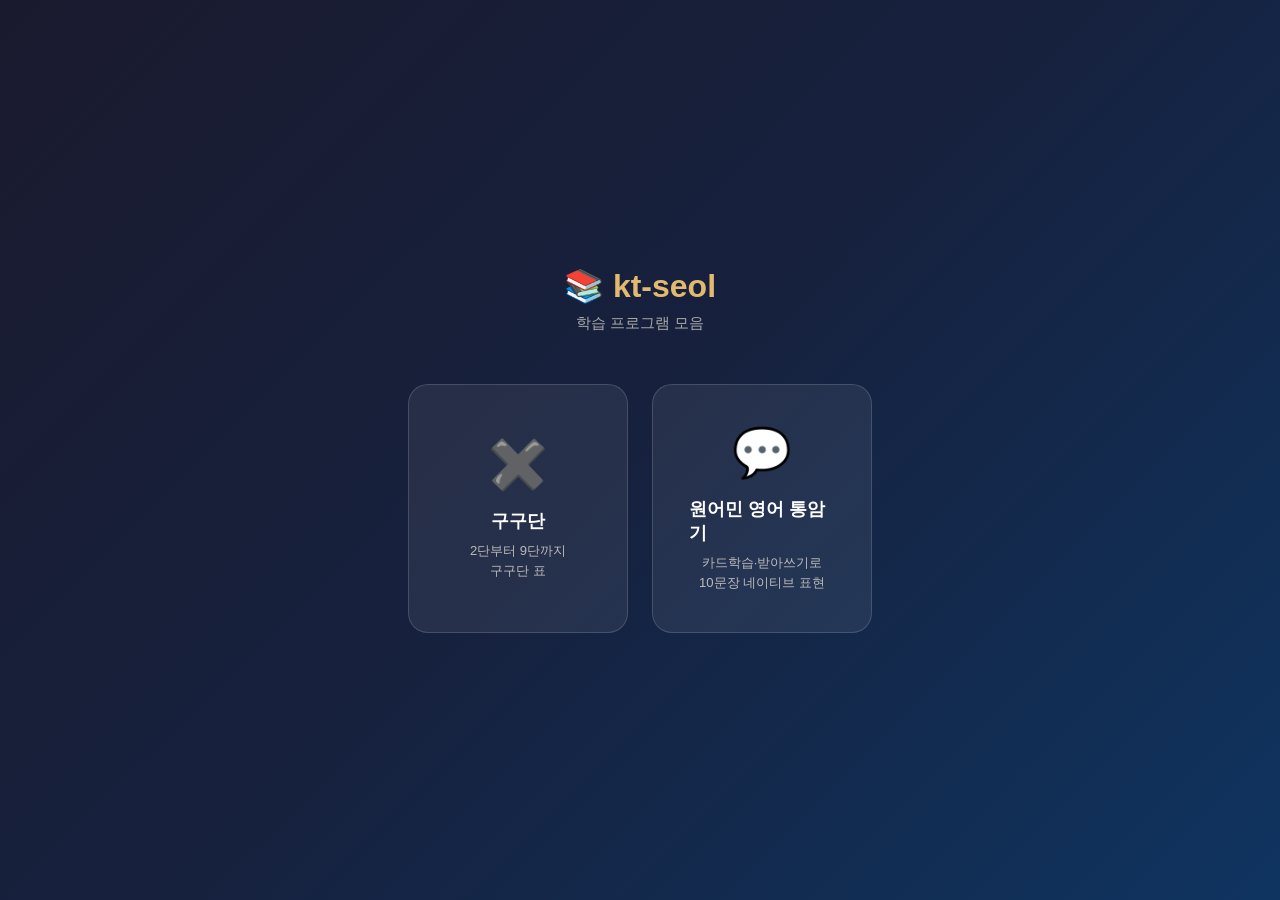
<file: index.html>
<!DOCTYPE html>
<html lang="ko">
<head>
  <meta charset="UTF-8" />
  <meta name="viewport" content="width=device-width, initial-scale=1.0" />
  <title>kt-seol 프로젝트</title>
  <style>
    * { box-sizing: border-box; margin: 0; padding: 0; }
    body {
      font-family: 'Segoe UI', sans-serif;
      background: linear-gradient(135deg, #1a1a2e, #16213e, #0f3460);
      min-height: 100vh;
      display: flex;
      flex-direction: column;
      align-items: center;
      justify-content: center;
      padding: 40px 20px;
      color: white;
    }
    h1 { font-size: 2rem; color: #e2b96f; margin-bottom: 8px; }
    .sub { color: #aaa; font-size: 0.95rem; margin-bottom: 50px; }
    .cards {
      display: flex;
      gap: 24px;
      flex-wrap: wrap;
      justify-content: center;
    }
    a.card {
      display: flex;
      flex-direction: column;
      align-items: center;
      justify-content: center;
      background: rgba(255,255,255,0.07);
      border: 1px solid rgba(255,255,255,0.15);
      border-radius: 20px;
      padding: 40px 36px;
      width: 220px;
      text-decoration: none;
      color: white;
      transition: transform 0.2s, background 0.2s;
    }
    a.card:hover {
      transform: translateY(-6px);
      background: rgba(255,255,255,0.13);
    }
    .icon { font-size: 3rem; margin-bottom: 16px; }
    .title { font-size: 1.1rem; font-weight: 700; margin-bottom: 8px; }
    .desc { font-size: 0.82rem; color: #bbb; text-align: center; line-height: 1.5; }
  </style>
</head>
<body>
  <h1>📚 kt-seol</h1>
  <p class="sub">학습 프로그램 모음</p>
  <div class="cards">
    <a class="card" href="gugudan.html">
      <div class="icon">✖️</div>
      <div class="title">구구단</div>
      <div class="desc">2단부터 9단까지<br>구구단 표</div>
    </a>
    <a class="card" href="english.html">
      <div class="icon">💬</div>
      <div class="title">원어민 영어 통암기</div>
      <div class="desc">카드학습·받아쓰기로<br>10문장 네이티브 표현</div>
    </a>
  </div>
</body>
</html>
</file>
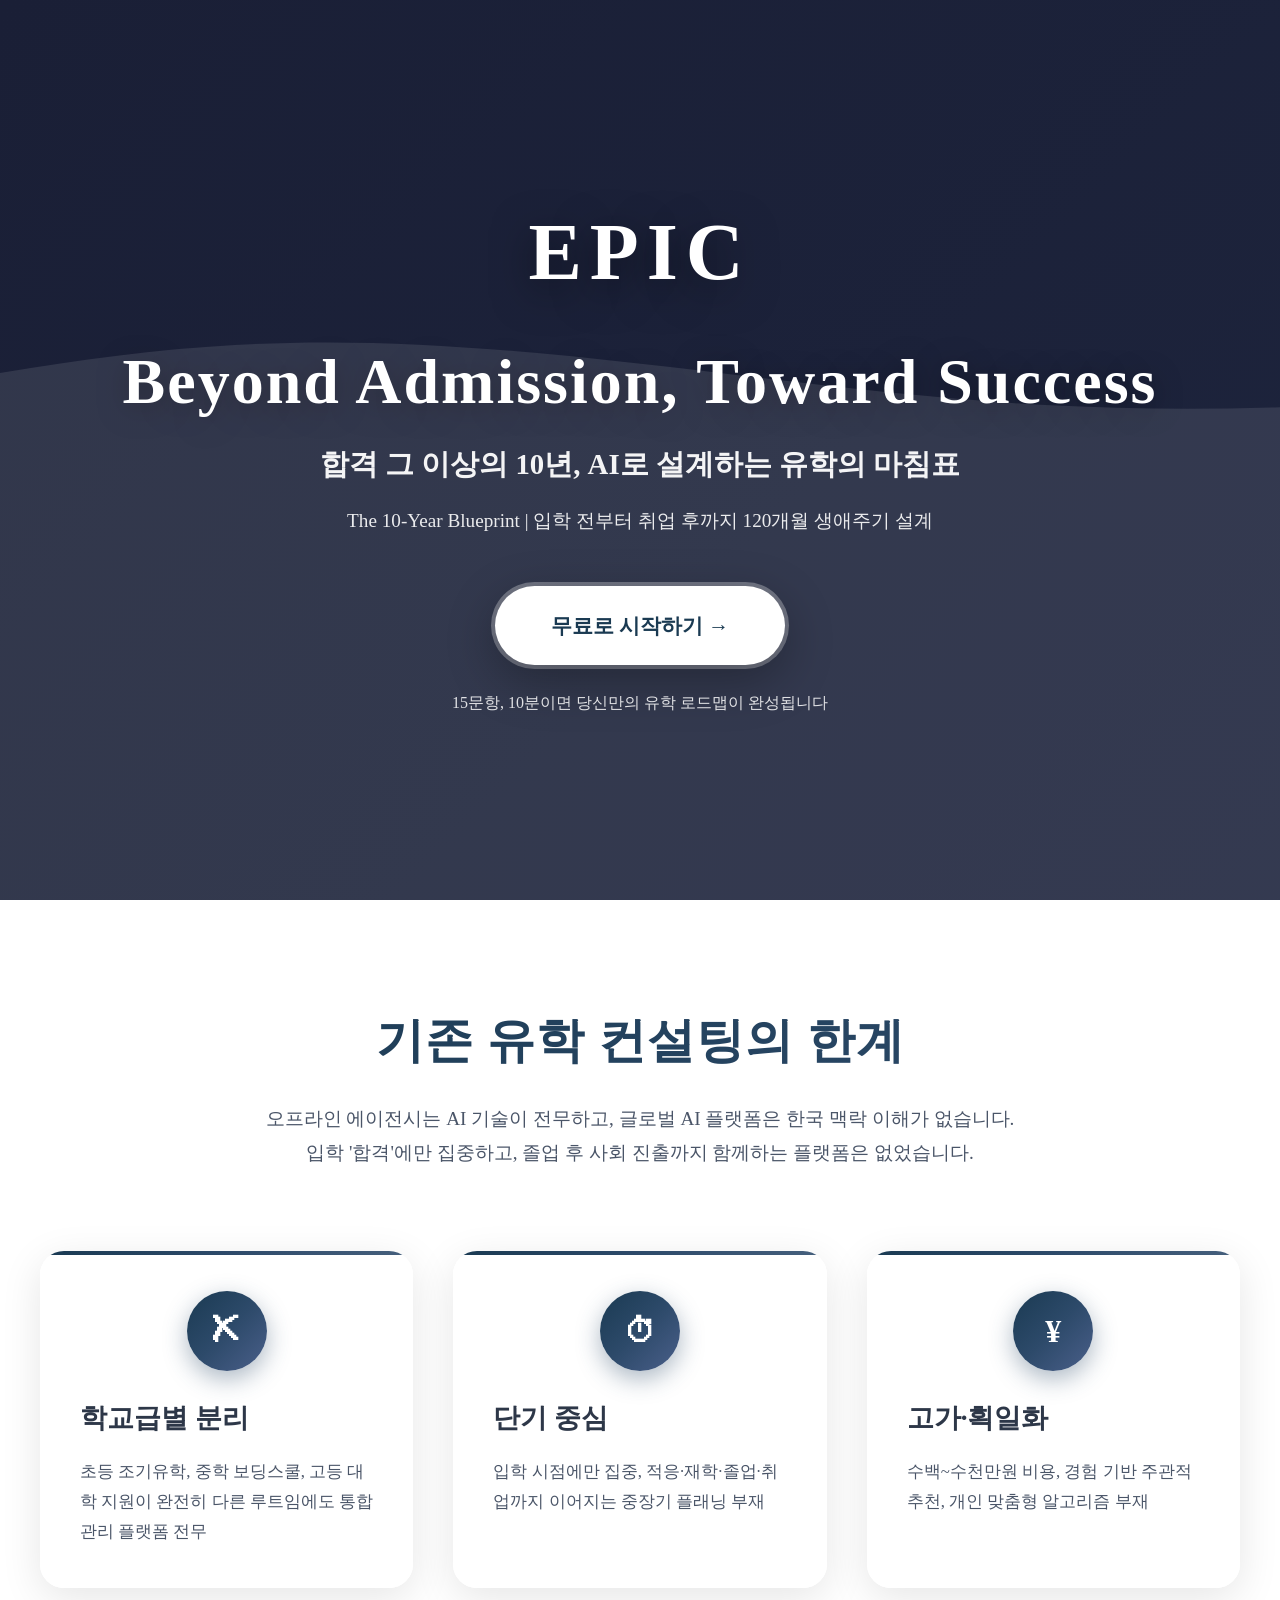
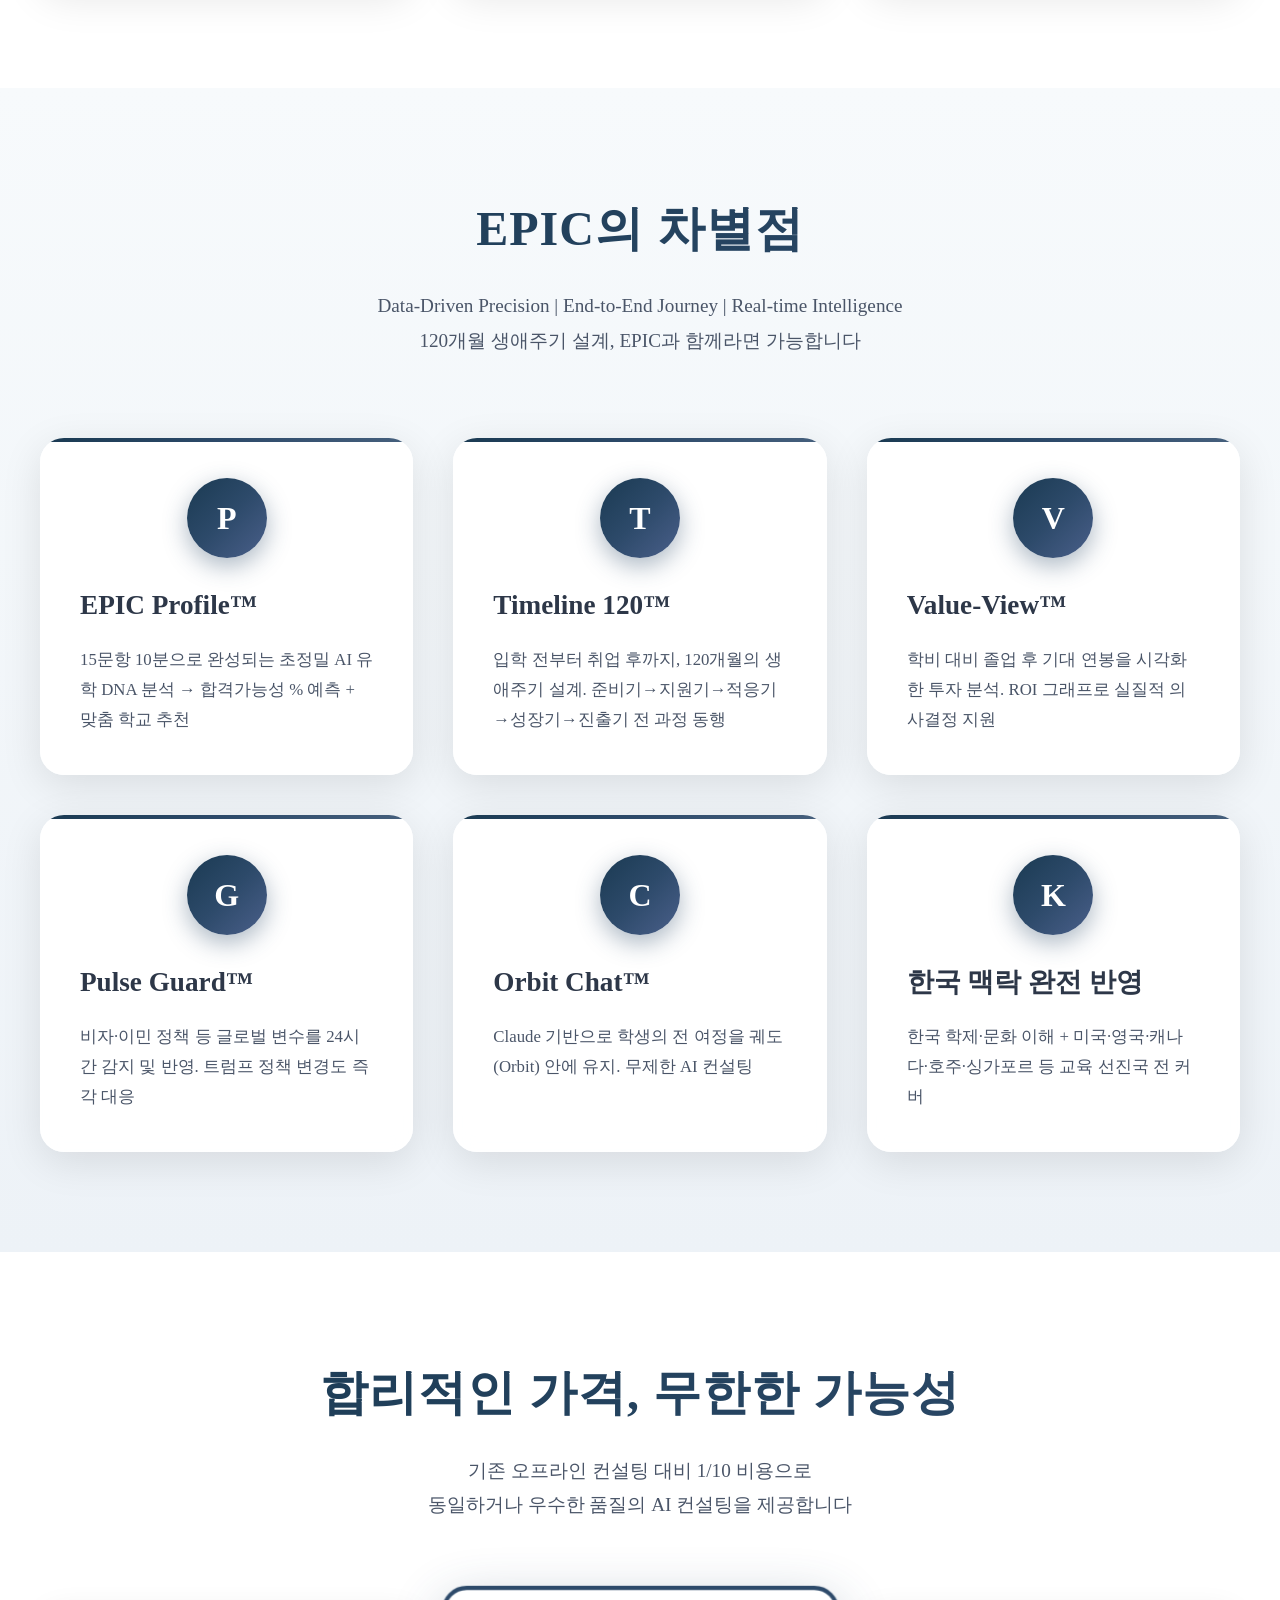
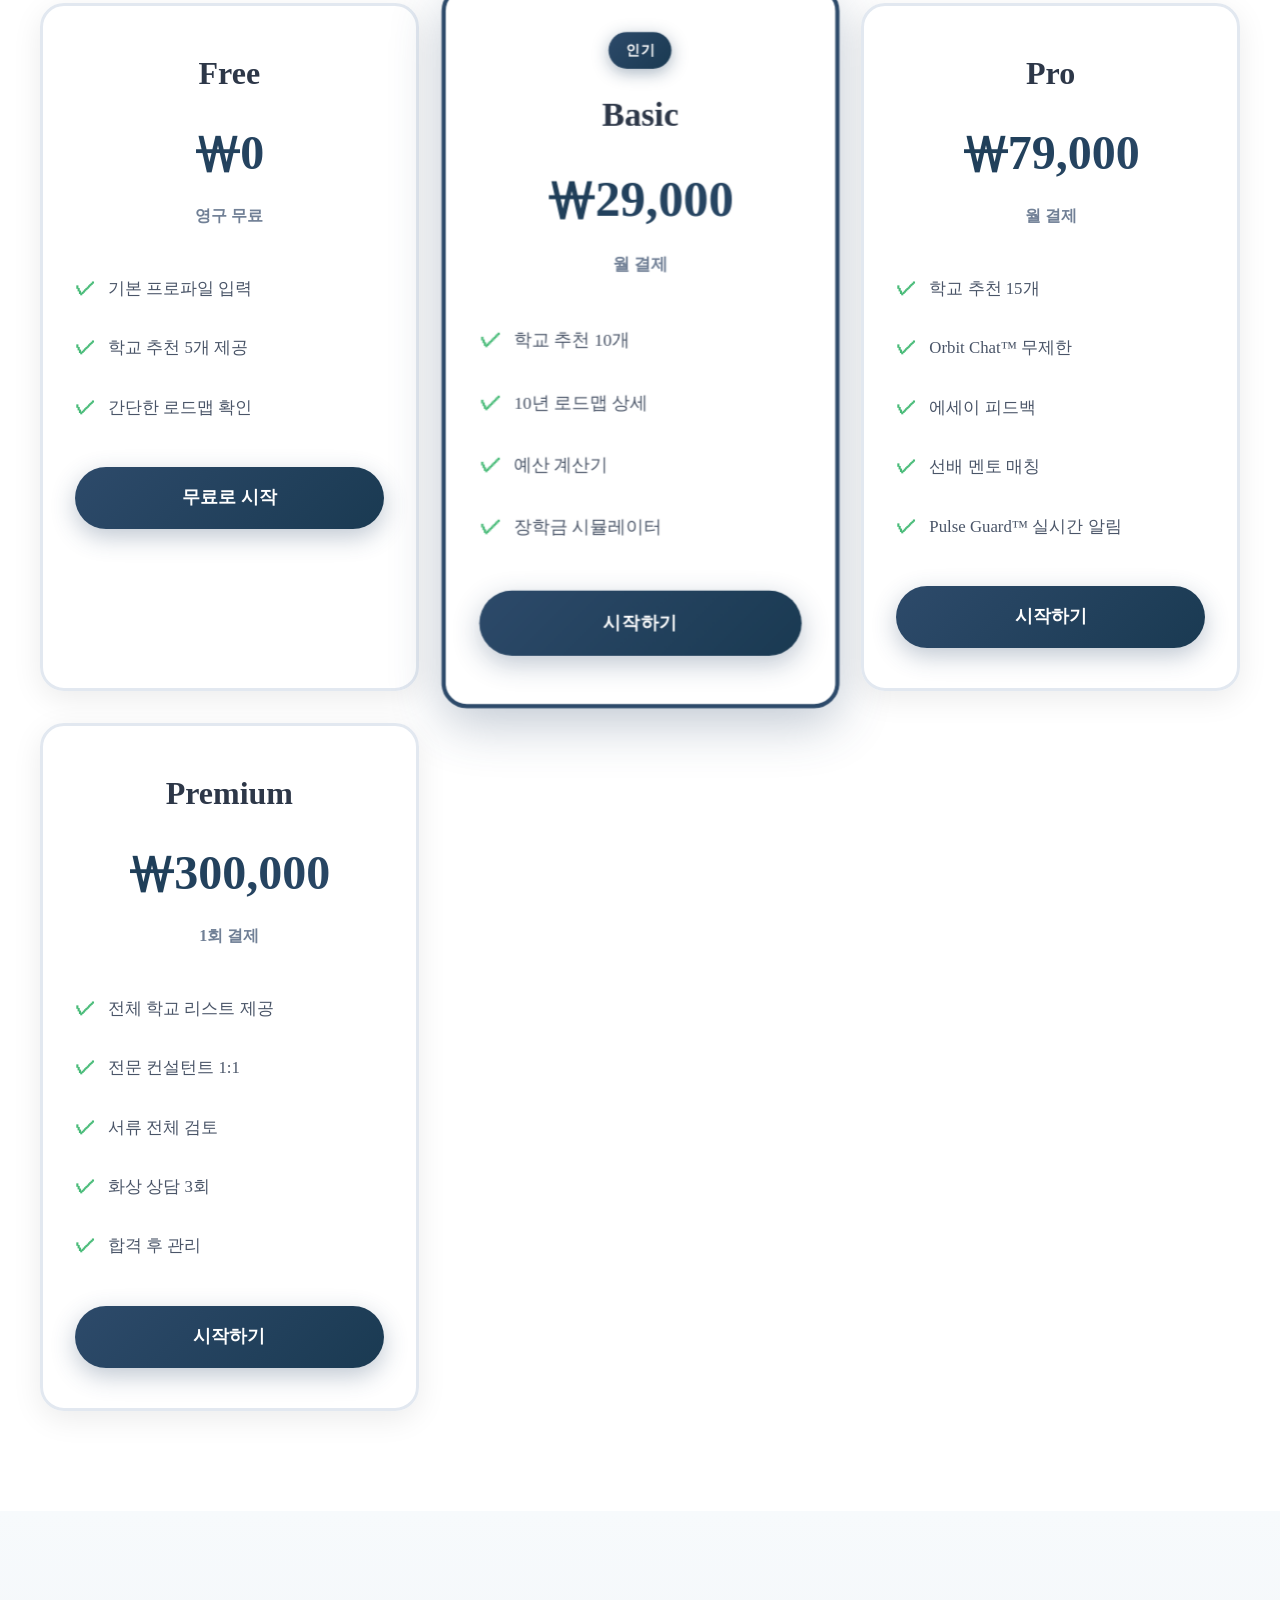
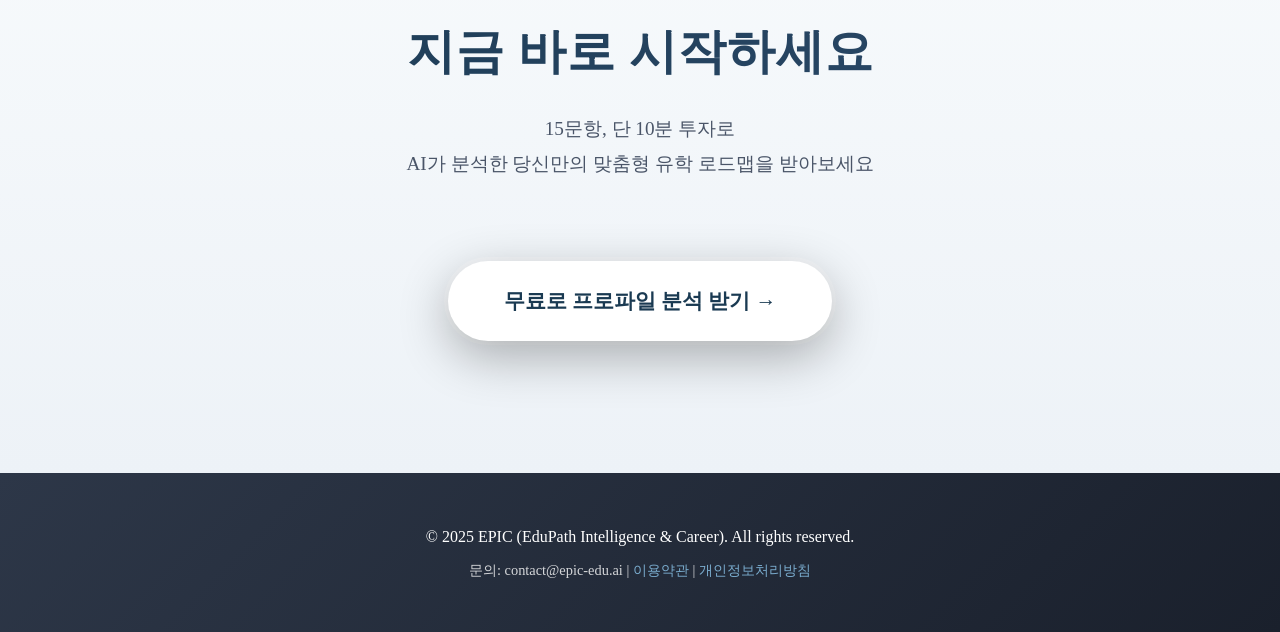
<file: edupath/index.html>
<!DOCTYPE html>
<html lang="ko">
<head>
  <meta charset="UTF-8" />
  <meta name="viewport" content="width=device-width, initial-scale=1.0" />
  <title>EPIC - The 10-Year Blueprint | Beyond Admission, Toward Success</title>
  <link rel="preconnect" href="https://fonts.googleapis.com">
  <link rel="preconnect" href="https://fonts.gstatic.com" crossorigin>
  <link href="https://fonts.googleapis.com/css2?family=Playfair+Display:wght@400;700;900&family=Crimson+Text:wght@400;600;700&display=swap" rel="stylesheet">
  <style>
    * { box-sizing: border-box; margin: 0; padding: 0; }
    
    @keyframes gradientShift {
      0%, 100% { background-position: 0% 50%; }
      50% { background-position: 100% 50%; }
    }
    
    @keyframes fadeInUp {
      from {
        opacity: 0;
        transform: translateY(40px);
      }
      to {
        opacity: 1;
        transform: translateY(0);
      }
    }
    
    @keyframes float {
      0%, 100% { transform: translateY(0px); }
      50% { transform: translateY(-20px); }
    }
    
    @keyframes shimmer {
      0% { background-position: -1000px 0; }
      100% { background-position: 1000px 0; }
    }
    
    body {
      font-family: 'Times New Roman', 'Malgun Gothic', '맑은 고딕', serif;
      background: linear-gradient(135deg, #1a1f36 0%, #2d3e5f 50%, #4a5f8a 100%);
      background-size: 400% 400%;
      animation: gradientShift 15s ease infinite;
      color: #1a202c;
      line-height: 1.7;
    }

    /* Hero Section */
    .hero {
      min-height: 100vh;
      display: flex;
      flex-direction: column;
      align-items: center;
      justify-content: center;
      text-align: center;
      color: white;
      padding: 40px 20px;
      position: relative;
      overflow: hidden;
    }
    .hero::before {
      content: '';
      position: absolute;
      top: 0;
      left: 0;
      right: 0;
      bottom: 0;
      background: url('data:image/svg+xml,<svg xmlns="http://www.w3.org/2000/svg" viewBox="0 0 1440 320"><path fill="%23ffffff" fill-opacity="0.1" d="M0,96L48,112C96,128,192,160,288,160C384,160,480,128,576,122.7C672,117,768,139,864,144C960,149,1056,139,1152,122.7C1248,107,1344,85,1392,74.7L1440,64L1440,320L1392,320C1344,320,1248,320,1152,320C1056,320,960,320,864,320C768,320,672,320,576,320C480,320,384,320,288,320C192,320,96,320,48,320L0,320Z"></path></svg>') no-repeat bottom;
      background-size: cover;
      pointer-events: none;
    }
    .logo {
      font-family: 'Times New Roman', serif;
      font-size: 5rem;
      font-weight: 700;
      margin-bottom: 24px;
      letter-spacing: 8px;
      text-shadow: 0 10px 40px rgba(0, 0, 0, 0.5);
      animation: float 3s ease-in-out infinite;
    }
    .hero h1 {
      font-family: 'Times New Roman', serif;
      font-size: 4rem;
      font-weight: 700;
      margin-bottom: 20px;
      line-height: 1.2;
      text-shadow: 0 5px 30px rgba(0, 0, 0, 0.4);
      animation: fadeInUp 1s ease 0.3s backwards;
      letter-spacing: 2px;
    }
    .hero .tagline {
      font-size: 1.8rem;
      margin-bottom: 16px;
      opacity: 0.95;
      font-weight: 600;
      animation: fadeInUp 1s ease 0.5s backwards;
    }
    .hero .subtitle {
      font-size: 1.2rem;
      opacity: 0.9;
      margin-bottom: 48px;
      max-width: 800px;
      animation: fadeInUp 1s ease 0.7s backwards;
    }
    .cta-btn {
      display: inline-block;
      padding: 22px 56px;
      background: white;
      color: #1a3a52;
      text-decoration: none;
      border-radius: 50px;
      font-size: 1.3rem;
      font-weight: 700;
      box-shadow: 
        0 15px 50px rgba(0,0,0,0.3),
        0 0 0 4px rgba(255, 255, 255, 0.3);
      transition: all 0.4s cubic-bezier(0.175, 0.885, 0.32, 1.275);
      margin-bottom: 24px;
      position: relative;
      overflow: hidden;
      animation: fadeInUp 1s ease 0.9s backwards;
    }
    
    .cta-btn::before {
      content: '';
      position: absolute;
      top: 0;
      left: -100%;
      width: 100%;
      height: 100%;
      background: linear-gradient(90deg, transparent, rgba(26, 58, 82, 0.2), transparent);
      transition: left 0.6s;
    }
    
    .cta-btn:hover::before {
      left: 100%;
    }
    
    .cta-btn:hover {
      transform: translateY(-5px) scale(1.05);
      box-shadow: 
        0 25px 60px rgba(0,0,0,0.4),
        0 0 0 6px rgba(255, 255, 255, 0.4);
    }
    .hero .note {
      font-size: 1rem;
      opacity: 0.85;
      animation: fadeInUp 1s ease 1.1s backwards;
    }

    /* Section Base */
    .section {
      padding: 100px 20px;
      background: white;
      position: relative;
    }
    .section.gray { 
      background: linear-gradient(180deg, #f7fafc 0%, #edf2f7 100%);
    }
    .container {
      max-width: 1200px;
      margin: 0 auto;
    }
    .section-title {
      font-family: 'Times New Roman', '맑은 고딕', serif;
      text-align: center;
      font-size: 3rem;
      font-weight: 700;
      margin-bottom: 20px;
      background: linear-gradient(135deg, #1a3a52 0%, #2d4a6a 100%);
      -webkit-background-clip: text;
      -webkit-text-fill-color: transparent;
      background-clip: text;
      letter-spacing: 1px;
    }
    .section-desc {
      text-align: center;
      font-size: 1.2rem;
      color: #4a5568;
      margin-bottom: 80px;
      max-width: 800px;
      margin-left: auto;
      margin-right: auto;
      line-height: 1.8;
    }

    /* Features Grid */
    .features-grid {
      display: grid;
      grid-template-columns: repeat(auto-fit, minmax(320px, 1fr));
      gap: 40px;
      margin-top: 40px;
    }
    .feature-card {
      background: rgba(255, 255, 255, 0.95);
      backdrop-filter: blur(10px);
      -webkit-backdrop-filter: blur(10px);
      border-radius: 24px;
      padding: 40px;
      box-shadow: 
        0 10px 40px rgba(0,0,0,0.1),
        0 0 0 1px rgba(255, 255, 255, 0.5) inset;
      transition: all 0.4s cubic-bezier(0.175, 0.885, 0.32, 1.275);
      position: relative;
      overflow: hidden;
    }
    
    .feature-card::before {
      content: '';
      position: absolute;
      top: 0;
      left: 0;
      right: 0;
      height: 4px;
      background: linear-gradient(90deg, #1a3a52, #2d4a6a, #46607d);
    }
    .feature-icon {
      width: 80px;
      height: 80px;
      margin: 0 auto 24px;
      border-radius: 50%;
      background: linear-gradient(135deg, #1a3a52 0%, #2d4a6a 50%, #4a5f8a 100%);
      display: flex;
      align-items: center;
      justify-content: center;
      font-size: 2rem;
      font-weight: 700;
      color: white;
      box-shadow: 0 8px 25px rgba(45, 74, 106, 0.4);
      transition: all 0.4s cubic-bezier(0.175, 0.885, 0.32, 1.275);
      position: relative;
      overflow: hidden;
    }
    .feature-icon::before {
      content: '';
      position: absolute;
      top: 0;
      left: 0;
      right: 0;
      bottom: 0;
      background: linear-gradient(135deg, transparent, rgba(255, 255, 255, 0.2), transparent);
      transform: translateX(-100%);
      transition: transform 0.6s;
    }
    .feature-card:hover .feature-icon {
      transform: scale(1.1);
      box-shadow: 0 12px 35px rgba(45, 74, 106, 0.5);
    }
    .feature-card:hover .feature-icon::before {
      transform: translateX(100%);
    }
    .feature-title {
      font-family: 'Times New Roman', '맑은 고딕', serif;
      font-size: 1.7rem;
      font-weight: 700;
      margin-bottom: 16px;
      color: #2d3748;
    }
    .feature-desc {
      color: #4a5568;
      line-height: 1.8;
      font-size: 1.05rem;
    }

    /* Pricing Section */
    .pricing-grid {
      display: grid;
      grid-template-columns: repeat(auto-fit, minmax(280px, 1fr));
      gap: 32px;
      max-width: 1200px;
      margin: 0 auto;
    }
    .pricing-card {
      background: rgba(255, 255, 255, 0.95);
      backdrop-filter: blur(10px);
      -webkit-backdrop-filter: blur(10px);
      border: 3px solid #e2e8f0;
      border-radius: 24px;
      padding: 40px 32px;
      text-align: center;
      transition: all 0.4s cubic-bezier(0.175, 0.885, 0.32, 1.275);
      box-shadow: 0 8px 30px rgba(0,0,0,0.08);
    }
    .pricing-card:hover {
      transform: translateY(-10px) scale(1.03);
      border-color: #2d4a6a;
      box-shadow: 0 20px 60px rgba(45, 74, 106, 0.25);
    }
    .pricing-card.featured {
      border-color: #2d4a6a;
      border-width: 4px;
      box-shadow: 
        0 15px 50px rgba(45, 74, 106, 0.3),
        0 0 0 1px rgba(255, 255, 255, 0.5) inset;
      transform: scale(1.05);
    }
    .pricing-card.featured:hover {
      transform: translateY(-10px) scale(1.08);
      box-shadow: 
        0 25px 60px rgba(45, 74, 106, 0.4),
        0 0 0 1px rgba(255, 255, 255, 0.8) inset;
    }
    .pricing-badge {
      display: inline-block;
      padding: 6px 16px;
      background: linear-gradient(135deg, #2d4a6a, #1a3a52);
      color: white;
      border-radius: 30px;
      font-size: 0.85rem;
      font-weight: 700;
      margin-bottom: 16px;
      box-shadow: 0 4px 15px rgba(45, 74, 106, 0.4);
    }
    .pricing-name {
      font-family: 'Times New Roman', '맑은 고딕', serif;
      font-size: 2rem;
      font-weight: 700;
      margin-bottom: 12px;
      color: #2d3748;
    }
    .pricing-price {
      font-size: 3rem;
      font-weight: 900;
      background: linear-gradient(135deg, #1a3a52 0%, #2d4a6a 100%);
      -webkit-background-clip: text;
      -webkit-text-fill-color: transparent;
      background-clip: text;
      margin-bottom: 8px;
    }
    .pricing-period {
      font-size: 1rem;
      color: #718096;
      margin-bottom: 28px;
      font-weight: 600;
    }
    .pricing-features {
      list-style: none;
      margin-bottom: 32px;
      text-align: left;
    }
    .pricing-features li {
      padding: 12px 0;
      color: #4a5568;
      font-size: 1.05rem;
      transition: all 0.2s;
    }
    .pricing-features li:hover {
      color: #2d3748;
      transform: translateX(5px);
    }
    .pricing-features li::before {
      content: '✓';
      color: #48bb78;
      font-weight: bold;
      font-size: 1.3rem;
      margin-right: 12px;
    }
    .pricing-btn {
      display: block;
      width: 100%;
      padding: 16px;
      background: linear-gradient(135deg, #2d4a6a, #1a3a52);
      color: white;
      text-decoration: none;
      border-radius: 50px;
      font-weight: 700;
      font-size: 1.1rem;
      transition: all 0.3s ease;
      box-shadow: 0 8px 25px rgba(45, 74, 106, 0.3);
    }
    .pricing-btn:hover {
      transform: scale(1.05);
      box-shadow: 0 12px 35px rgba(45, 74, 106, 0.4);
    }

    /* Footer */
    .footer {
      background: linear-gradient(135deg, #2d3748 0%, #1a202c 100%);
      color: white;
      padding: 50px 20px;
      text-align: center;
    }
    .footer a {
      color: #90cdf4;
      text-decoration: none;
      transition: color 0.2s;
    }
    .footer a:hover {
      color: #63b3ed;
    }

    @media (max-width: 768px) {
      .hero h1 { font-size: 2.5rem; }
      .hero .tagline { font-size: 1.3rem; }
      .section-title { font-size: 2.2rem; }
      .logo { font-size: 3rem; }
      .features-grid {
        grid-template-columns: 1fr;
        gap: 24px;
      }
      .pricing-card.featured {
        transform: scale(1);
      }
      .feature-icon {
        width: 60px;
        height: 60px;
        font-size: 1.5rem;
      }
    }
  </style>
</head>
<body>
  <!-- Hero Section -->
  <section class="hero">
    <div class="logo">EPIC</div>
    <h1>Beyond Admission, Toward Success</h1>
    <p class="tagline">합격 그 이상의 10년, AI로 설계하는 유학의 마침표</p>
    <p class="subtitle">
      The 10-Year Blueprint | 입학 전부터 취업 후까지 120개월 생애주기 설계
    </p>
    <a href="onboarding.html?plan=free" class="cta-btn">무료로 시작하기 →</a>
    <p class="note">15문항, 10분이면 당신만의 유학 로드맵이 완성됩니다</p>
  </section>

  <!-- Problem Section -->
  <section class="section">
    <div class="container">
      <h2 class="section-title">기존 유학 컨설팅의 한계</h2>
      <p class="section-desc">
        오프라인 에이전시는 AI 기술이 전무하고, 글로벌 AI 플랫폼은 한국 맥락 이해가 없습니다.<br>
        입학 '합격'에만 집중하고, 졸업 후 사회 진출까지 함께하는 플랫폼은 없었습니다.
      </p>
      <div class="features-grid">
        <div class="feature-card">
          <div class="feature-icon">✗</div>
          <h3 class="feature-title">학교급별 분리</h3>
          <p class="feature-desc">초등 조기유학, 중학 보딩스쿨, 고등 대학 지원이 완전히 다른 루트임에도 통합 관리 플랫폼 전무</p>
        </div>
        <div class="feature-card">
          <div class="feature-icon">⏱</div>
          <h3 class="feature-title">단기 중심</h3>
          <p class="feature-desc">입학 시점에만 집중, 적응·재학·졸업·취업까지 이어지는 중장기 플래닝 부재</p>
        </div>
        <div class="feature-card">
          <div class="feature-icon">¥</div>
          <h3 class="feature-title">고가·획일화</h3>
          <p class="feature-desc">수백~수천만원 비용, 경험 기반 주관적 추천, 개인 맞춤형 알고리즘 부재</p>
        </div>
      </div>
    </div>
  </section>

  <!-- Solution Section -->
  <section class="section gray">
    <div class="container">
      <h2 class="section-title">EPIC의 차별점</h2>
      <p class="section-desc">
        Data-Driven Precision | End-to-End Journey | Real-time Intelligence<br>
        120개월 생애주기 설계, EPIC과 함께라면 가능합니다
      </p>
      <div class="features-grid">
        <div class="feature-card">
          <div class="feature-icon">P</div>
          <h3 class="feature-title">EPIC Profile™</h3>
          <p class="feature-desc">15문항 10분으로 완성되는 초정밀 AI 유학 DNA 분석 → 합격가능성 % 예측 + 맞춤 학교 추천</p>
        </div>
        <div class="feature-card">
          <div class="feature-icon">T</div>
          <h3 class="feature-title">Timeline 120™</h3>
          <p class="feature-desc">입학 전부터 취업 후까지, 120개월의 생애주기 설계. 준비기→지원기→적응기→성장기→진출기 전 과정 동행</p>
        </div>
        <div class="feature-card">
          <div class="feature-icon">V</div>
          <h3 class="feature-title">Value-View™</h3>
          <p class="feature-desc">학비 대비 졸업 후 기대 연봉을 시각화한 투자 분석. ROI 그래프로 실질적 의사결정 지원</p>
        </div>
        <div class="feature-card">
          <div class="feature-icon">G</div>
          <h3 class="feature-title">Pulse Guard™</h3>
          <p class="feature-desc">비자·이민 정책 등 글로벌 변수를 24시간 감지 및 반영. 트럼프 정책 변경도 즉각 대응</p>
        </div>
        <div class="feature-card">
          <div class="feature-icon">C</div>
          <h3 class="feature-title">Orbit Chat™</h3>
          <p class="feature-desc">Claude 기반으로 학생의 전 여정을 궤도(Orbit) 안에 유지. 무제한 AI 컨설팅</p>
        </div>
        <div class="feature-card">
          <div class="feature-icon">K</div>
          <h3 class="feature-title">한국 맥락 완전 반영</h3>
          <p class="feature-desc">한국 학제·문화 이해 + 미국·영국·캐나다·호주·싱가포르 등 교육 선진국 전 커버</p>
        </div>
      </div>
    </div>
  </section>

  <!-- Pricing Section -->
  <section class="section">
    <div class="container">
      <h2 class="section-title">합리적인 가격, 무한한 가능성</h2>
      <p class="section-desc">
        기존 오프라인 컨설팅 대비 1/10 비용으로<br>
        동일하거나 우수한 품질의 AI 컨설팅을 제공합니다
      </p>
      <div class="pricing-grid">
        <div class="pricing-card">
          <div class="pricing-name">Free</div>
          <div class="pricing-price">₩0</div>
          <div class="pricing-period">영구 무료</div>
          <ul class="pricing-features">
            <li>기본 프로파일 입력</li>
            <li>학교 추천 5개 제공</li>
            <li>간단한 로드맵 확인</li>
          </ul>
          <a href="onboarding.html?plan=free" class="pricing-btn">무료로 시작</a>
        </div>

        <div class="pricing-card featured">
          <span class="pricing-badge">인기</span>
          <div class="pricing-name">Basic</div>
          <div class="pricing-price">₩29,000</div>
          <div class="pricing-period">월 결제</div>
          <ul class="pricing-features">
            <li>학교 추천 10개</li>
            <li>10년 로드맵 상세</li>
            <li>예산 계산기</li>
            <li>장학금 시뮬레이터</li>
          </ul>
          <a href="onboarding.html?plan=basic" class="pricing-btn">시작하기</a>
        </div>

        <div class="pricing-card">
          <div class="pricing-name">Pro</div>
          <div class="pricing-price">₩79,000</div>
          <div class="pricing-period">월 결제</div>
          <ul class="pricing-features">
            <li>학교 추천 15개</li>
            <li>Orbit Chat™ 무제한</li>
            <li>에세이 피드백</li>
            <li>선배 멘토 매칭</li>
            <li>Pulse Guard™ 실시간 알림</li>
          </ul>
          <a href="onboarding.html?plan=pro" class="pricing-btn">시작하기</a>
        </div>

        <div class="pricing-card">
          <div class="pricing-name">Premium</div>
          <div class="pricing-price">₩300,000</div>
          <div class="pricing-period">1회 결제</div>
          <ul class="pricing-features">
            <li>전체 학교 리스트 제공</li>
            <li>전문 컨설턴트 1:1</li>
            <li>서류 전체 검토</li>
            <li>화상 상담 3회</li>
            <li>합격 후 관리</li>
          </ul>
          <a href="onboarding.html?plan=premium" class="pricing-btn">시작하기</a>
        </div>
      </div>
    </div>
  </section>

  <!-- CTA Section -->
  <section class="section gray">
    <div class="container" style="text-align: center;">
      <h2 class="section-title">지금 바로 시작하세요</h2>
      <p class="section-desc">
        15문항, 단 10분 투자로<br>
        AI가 분석한 당신만의 맞춤형 유학 로드맵을 받아보세요
      </p>
      <a href="onboarding.html?plan=free" class="cta-btn">무료로 프로파일 분석 받기 →</a>
    </div>
  </section>

  <!-- Footer -->
  <footer class="footer">
    <p>© 2025 EPIC (EduPath Intelligence & Career). All rights reserved.</p>
    <p style="margin-top: 8px; font-size: 0.9rem; opacity: 0.8;">
      문의: contact@epic-edu.ai | 
      <a href="#">이용약관</a> | 
      <a href="#">개인정보처리방침</a>
    </p>
  </footer>
</body>
</html>
</file>
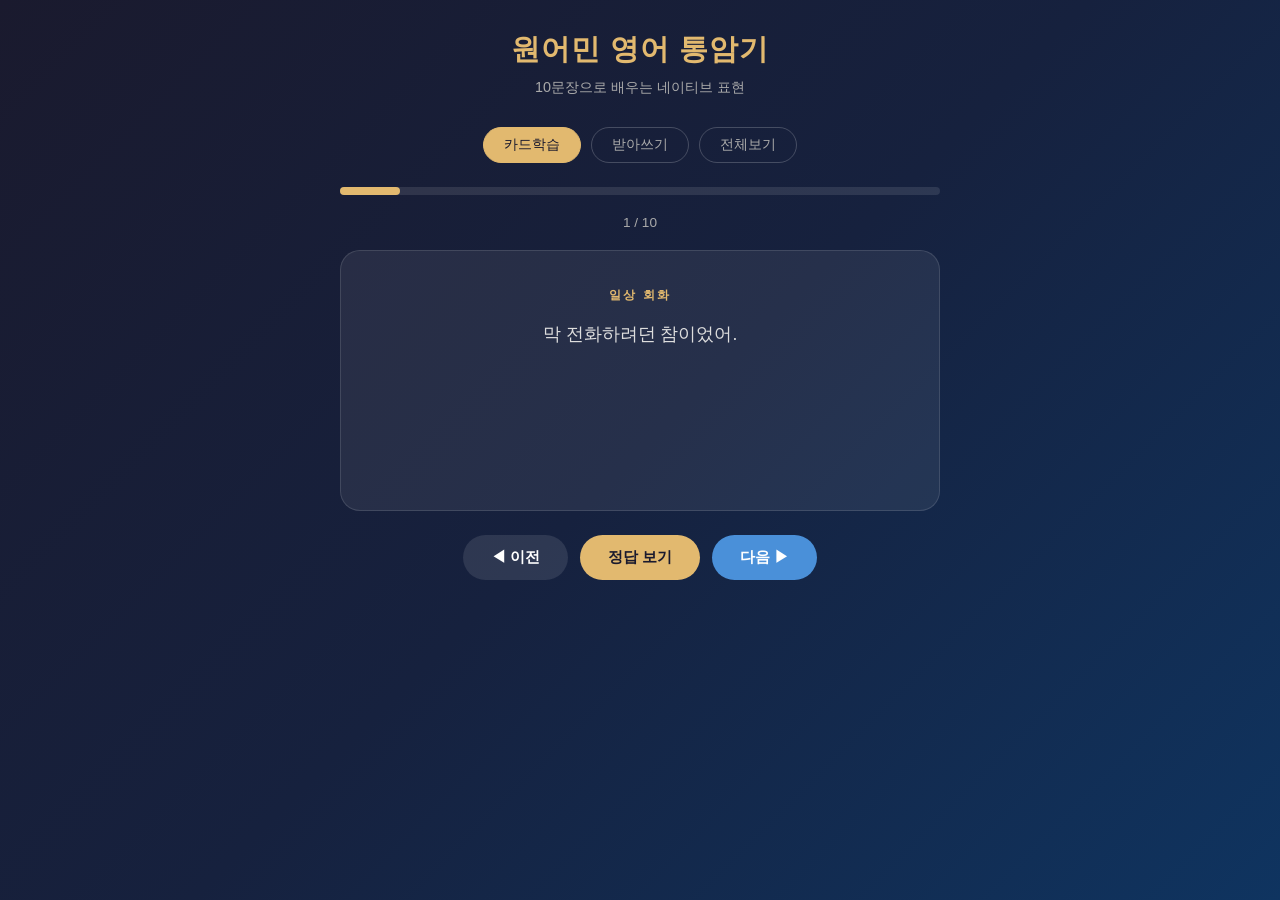
<file: english.html>
<!DOCTYPE html>
<html lang="ko">
<head>
  <meta charset="UTF-8" />
  <meta name="viewport" content="width=device-width, initial-scale=1.0" />
  <title>원어민 영어 통암기</title>
  <style>
    * { box-sizing: border-box; margin: 0; padding: 0; }
    body {
      font-family: 'Segoe UI', sans-serif;
      background: linear-gradient(135deg, #1a1a2e, #16213e, #0f3460);
      min-height: 100vh;
      display: flex;
      flex-direction: column;
      align-items: center;
      padding: 30px 16px;
      color: white;
    }
    h1 {
      font-size: 1.8rem;
      margin-bottom: 8px;
      color: #e2b96f;
      letter-spacing: 1px;
    }
    .subtitle {
      font-size: 0.9rem;
      color: #aaa;
      margin-bottom: 30px;
    }
    .progress-bar-wrap {
      width: 100%;
      max-width: 600px;
      background: rgba(255,255,255,0.1);
      border-radius: 20px;
      height: 8px;
      margin-bottom: 20px;
    }
    .progress-bar {
      height: 8px;
      background: #e2b96f;
      border-radius: 20px;
      transition: width 0.4s;
    }
    .counter {
      font-size: 0.85rem;
      color: #aaa;
      margin-bottom: 20px;
    }

    /* 카드 */
    .card {
      width: 100%;
      max-width: 600px;
      background: rgba(255,255,255,0.07);
      border: 1px solid rgba(255,255,255,0.12);
      border-radius: 20px;
      padding: 36px 28px;
      text-align: center;
      position: relative;
      min-height: 220px;
      display: flex;
      flex-direction: column;
      justify-content: center;
      gap: 16px;
    }
    .category {
      font-size: 0.75rem;
      text-transform: uppercase;
      letter-spacing: 2px;
      color: #e2b96f;
      font-weight: 600;
    }
    .korean {
      font-size: 1.1rem;
      color: #ddd;
      line-height: 1.6;
    }
    .english {
      font-size: 1.25rem;
      font-weight: 600;
      color: white;
      line-height: 1.6;
      transition: opacity 0.3s;
    }
    .english.hidden {
      opacity: 0;
      user-select: none;
    }
    .pronunciation {
      font-size: 0.85rem;
      color: #88b4e7;
      font-style: italic;
    }
    .pronunciation.hidden { opacity: 0; }

    /* 버튼 */
    .btn-row {
      display: flex;
      gap: 12px;
      margin-top: 24px;
      flex-wrap: wrap;
      justify-content: center;
    }
    button {
      padding: 12px 28px;
      border: none;
      border-radius: 50px;
      font-size: 0.95rem;
      cursor: pointer;
      font-weight: 600;
      transition: transform 0.1s, opacity 0.2s;
    }
    button:active { transform: scale(0.97); }
    .btn-reveal {
      background: #e2b96f;
      color: #1a1a2e;
    }
    .btn-prev { background: rgba(255,255,255,0.1); color: white; }
    .btn-next { background: #4a90d9; color: white; }

    /* 모드 전환 */
    .mode-row {
      display: flex;
      gap: 10px;
      margin-bottom: 24px;
    }
    .mode-btn {
      padding: 8px 20px;
      border-radius: 50px;
      border: 1px solid rgba(255,255,255,0.2);
      background: transparent;
      color: #aaa;
      font-size: 0.85rem;
      cursor: pointer;
      font-weight: 500;
    }
    .mode-btn.active {
      background: #e2b96f;
      color: #1a1a2e;
      border-color: #e2b96f;
    }

    /* 퀴즈 모드 */
    .quiz-input {
      width: 100%;
      padding: 12px 16px;
      border-radius: 12px;
      border: 1px solid rgba(255,255,255,0.2);
      background: rgba(255,255,255,0.08);
      color: white;
      font-size: 1rem;
      outline: none;
      margin-top: 8px;
    }
    .quiz-input::placeholder { color: #888; }
    .quiz-result {
      font-size: 0.95rem;
      min-height: 24px;
      margin-top: 4px;
    }
    .correct { color: #6fcf97; }
    .wrong { color: #eb5757; }

    /* 전체 목록 */
    .list-wrap {
      width: 100%;
      max-width: 600px;
      display: none;
      flex-direction: column;
      gap: 12px;
    }
    .list-item {
      background: rgba(255,255,255,0.07);
      border-radius: 14px;
      padding: 16px 20px;
      display: flex;
      gap: 14px;
      align-items: flex-start;
      border: 1px solid rgba(255,255,255,0.1);
    }
    .list-num {
      font-size: 1.1rem;
      font-weight: 700;
      color: #e2b96f;
      min-width: 28px;
    }
    .list-text .en { font-size: 1rem; font-weight: 600; }
    .list-text .ko { font-size: 0.85rem; color: #aaa; margin-top: 4px; }
    .list-text .pr { font-size: 0.8rem; color: #88b4e7; font-style: italic; margin-top: 2px; }
  </style>
</head>
<body>
  <h1>원어민 영어 통암기</h1>
  <p class="subtitle">10문장으로 배우는 네이티브 표현</p>

  <div class="mode-row">
    <button class="mode-btn active" onclick="setMode('card')">카드학습</button>
    <button class="mode-btn" onclick="setMode('quiz')">받아쓰기</button>
    <button class="mode-btn" onclick="setMode('list')">전체보기</button>
  </div>

  <div class="progress-bar-wrap">
    <div class="progress-bar" id="progressBar"></div>
  </div>
  <div class="counter" id="counter"></div>

  <!-- 카드 모드 -->
  <div class="card" id="cardView">
    <div class="category" id="cardCategory"></div>
    <div class="korean" id="cardKorean"></div>
    <div class="english" id="cardEnglish"></div>
    <div class="pronunciation" id="cardPron"></div>
    <div class="quiz-result" id="quizResult"></div>
    <input class="quiz-input" id="quizInput" placeholder="영어 문장을 입력하세요..." style="display:none" onkeydown="handleEnter(event)" />
  </div>

  <div class="btn-row" id="btnRow">
    <button class="btn-prev" onclick="move(-1)">◀ 이전</button>
    <button class="btn-reveal" id="revealBtn" onclick="reveal()">정답 보기</button>
    <button class="btn-next" onclick="move(1)">다음 ▶</button>
  </div>

  <!-- 전체 목록 -->
  <div class="list-wrap" id="listView"></div>

  <script>
    const sentences = [
      {
        en: "I was just about to call you.",
        ko: "막 전화하려던 참이었어.",
        pr: "[아이 워즈 저스트 어바웃 투 콜 유]",
        cat: "일상 회화"
      },
      {
        en: "It's not my place to say.",
        ko: "내가 말할 입장이 아니야.",
        pr: "[잇츠 낫 마이 플레이스 투 세이]",
        cat: "겸손·배려"
      },
      {
        en: "That's easier said than done.",
        ko: "말이야 쉽지.",
        pr: "[댓츠 이지어 세드 댄 던]",
        cat: "관용 표현"
      },
      {
        en: "I'll keep that in mind.",
        ko: "명심할게요.",
        pr: "[아일 킵 댓 인 마인드]",
        cat: "비즈니스"
      },
      {
        en: "We're on the same page.",
        ko: "우리 생각이 같네요.",
        pr: "[위어 온 더 세임 페이지]",
        cat: "비즈니스"
      },
      {
        en: "Don't take it personally.",
        ko: "개인적으로 받아들이지 마.",
        pr: "[돈트 테이크 잇 퍼스널리]",
        cat: "감정 표현"
      },
      {
        en: "It slipped my mind.",
        ko: "깜빡했어.",
        pr: "[잇 슬립트 마이 마인드]",
        cat: "관용 표현"
      },
      {
        en: "Let's call it a day.",
        ko: "오늘은 여기서 마무리하자.",
        pr: "[렛츠 콜 잇 어 데이]",
        cat: "직장·일상"
      },
      {
        en: "I can't help but laugh.",
        ko: "웃지 않을 수가 없어.",
        pr: "[아이 캔트 헬프 벗 래프]",
        cat: "감정 표현"
      },
      {
        en: "You can say that again.",
        ko: "정말 그 말이 맞아. / 완전 동의해.",
        pr: "[유 캔 세이 댓 어게인]",
        cat: "공감 표현"
      }
    ];

    let current = 0;
    let mode = 'card'; // card | quiz | list
    let revealed = false;

    function setMode(m) {
      mode = m;
      document.querySelectorAll('.mode-btn').forEach((b, i) => {
        b.classList.toggle('active', ['card','quiz','list'][i] === m);
      });
      document.getElementById('listView').style.display = m === 'list' ? 'flex' : 'none';
      document.getElementById('cardView').style.display = m !== 'list' ? 'flex' : 'none';
      document.getElementById('btnRow').style.display = m !== 'list' ? 'flex' : 'none';
      document.getElementById('progressBar').parentElement.style.display = m !== 'list' ? 'block' : 'none';
      document.getElementById('counter').style.display = m !== 'list' ? 'block' : 'none';

      if (m === 'list') buildList();
      else render();
    }

    function render() {
      const s = sentences[current];
      revealed = false;

      document.getElementById('progressBar').style.width = ((current + 1) / sentences.length * 100) + '%';
      document.getElementById('counter').textContent = `${current + 1} / ${sentences.length}`;
      document.getElementById('cardCategory').textContent = s.cat;
      document.getElementById('cardKorean').textContent = s.ko;
      document.getElementById('cardPron').textContent = s.pr;

      const engEl = document.getElementById('cardEnglish');
      const pronEl = document.getElementById('cardPron');
      const quizInput = document.getElementById('quizInput');
      const quizResult = document.getElementById('quizResult');
      const revealBtn = document.getElementById('revealBtn');

      quizResult.textContent = '';
      quizInput.value = '';

      if (mode === 'card') {
        engEl.textContent = s.en;
        engEl.className = 'english hidden';
        pronEl.className = 'pronunciation hidden';
        quizInput.style.display = 'none';
        revealBtn.style.display = 'inline-block';
        revealBtn.textContent = '정답 보기';
      } else if (mode === 'quiz') {
        engEl.textContent = s.en;
        engEl.className = 'english hidden';
        pronEl.className = 'pronunciation hidden';
        quizInput.style.display = 'block';
        revealBtn.style.display = 'inline-block';
        revealBtn.textContent = '채점';
        setTimeout(() => quizInput.focus(), 100);
      }
    }

    function reveal() {
      const engEl = document.getElementById('cardEnglish');
      const pronEl = document.getElementById('cardPron');

      if (mode === 'card') {
        engEl.className = 'english';
        pronEl.className = 'pronunciation';
        document.getElementById('revealBtn').textContent = '✓ 확인됨';
      } else if (mode === 'quiz') {
        const input = document.getElementById('quizInput').value.trim();
        const answer = sentences[current].en;
        const resultEl = document.getElementById('quizResult');
        const normalize = s => s.toLowerCase().replace(/[^a-z0-9\s']/g, '').trim();
        if (normalize(input) === normalize(answer)) {
          resultEl.className = 'quiz-result correct';
          resultEl.textContent = '✅ 정답입니다!';
        } else {
          resultEl.className = 'quiz-result wrong';
          resultEl.textContent = `❌ 정답: ${answer}`;
        }
        engEl.className = 'english';
        pronEl.className = 'pronunciation';
      }
    }

    function handleEnter(e) {
      if (e.key === 'Enter') reveal();
    }

    function move(dir) {
      current = (current + dir + sentences.length) % sentences.length;
      render();
    }

    function buildList() {
      const wrap = document.getElementById('listView');
      wrap.innerHTML = sentences.map((s, i) => `
        <div class="list-item">
          <div class="list-num">${i + 1}</div>
          <div class="list-text">
            <div class="en">${s.en}</div>
            <div class="ko">${s.ko}</div>
            <div class="pr">${s.pr}</div>
          </div>
        </div>
      `).join('');
    }

    render();
  </script>
</body>
</html>
</file>
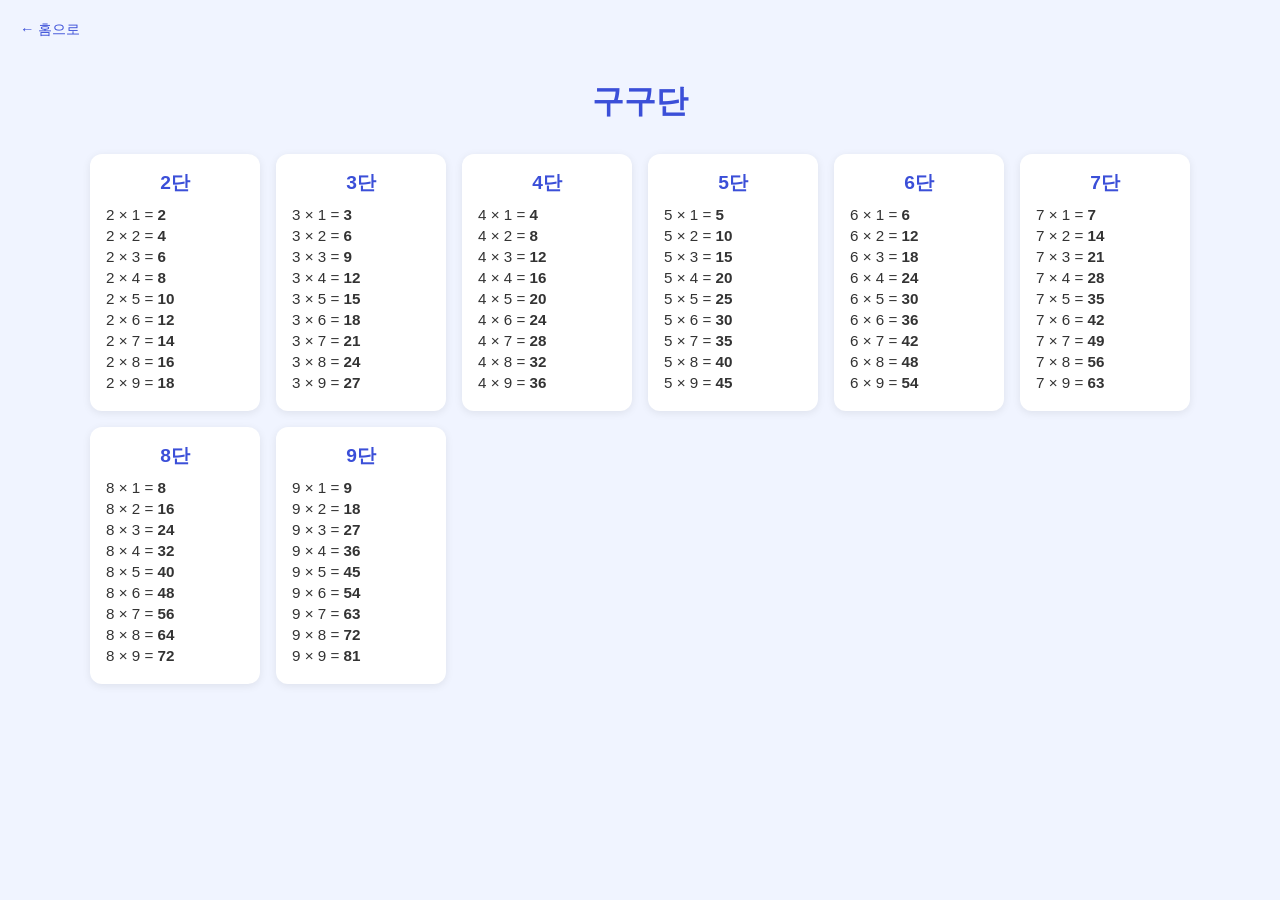
<file: gugudan.html>
<!DOCTYPE html>
<html lang="ko">
<head>
  <meta charset="UTF-8" />
  <meta name="viewport" content="width=device-width, initial-scale=1.0" />
  <title>구구단</title>
  <style>
    body {
      font-family: 'Segoe UI', sans-serif;
      background: #f0f4ff;
      margin: 0;
      padding: 20px;
    }
    h1 {
      text-align: center;
      color: #3b4fd8;
      margin-bottom: 30px;
    }
    .back {
      display: inline-block;
      margin-bottom: 20px;
      color: #3b4fd8;
      text-decoration: none;
      font-size: 0.9rem;
    }
    .grid {
      display: grid;
      grid-template-columns: repeat(auto-fill, minmax(160px, 1fr));
      gap: 16px;
      max-width: 1100px;
      margin: 0 auto;
    }
    .card {
      background: white;
      border-radius: 12px;
      padding: 16px;
      box-shadow: 0 2px 8px rgba(0,0,0,0.08);
    }
    .card h2 {
      text-align: center;
      color: #3b4fd8;
      margin: 0 0 10px;
      font-size: 1.2rem;
    }
    .card p {
      margin: 4px 0;
      color: #333;
      font-size: 0.95rem;
    }
  </style>
</head>
<body>
  <a class="back" href="index.html">← 홈으로</a>
  <h1>구구단</h1>
  <div class="grid" id="gugudan"></div>

  <script>
    const container = document.getElementById('gugudan');
    for (let i = 2; i <= 9; i++) {
      const card = document.createElement('div');
      card.className = 'card';
      card.innerHTML = `<h2>${i}단</h2>` +
        Array.from({ length: 9 }, (_, j) =>
          `<p>${i} × ${j + 1} = <strong>${i * (j + 1)}</strong></p>`
        ).join('');
      container.appendChild(card);
    }
  </script>
</body>
</html>
</file>
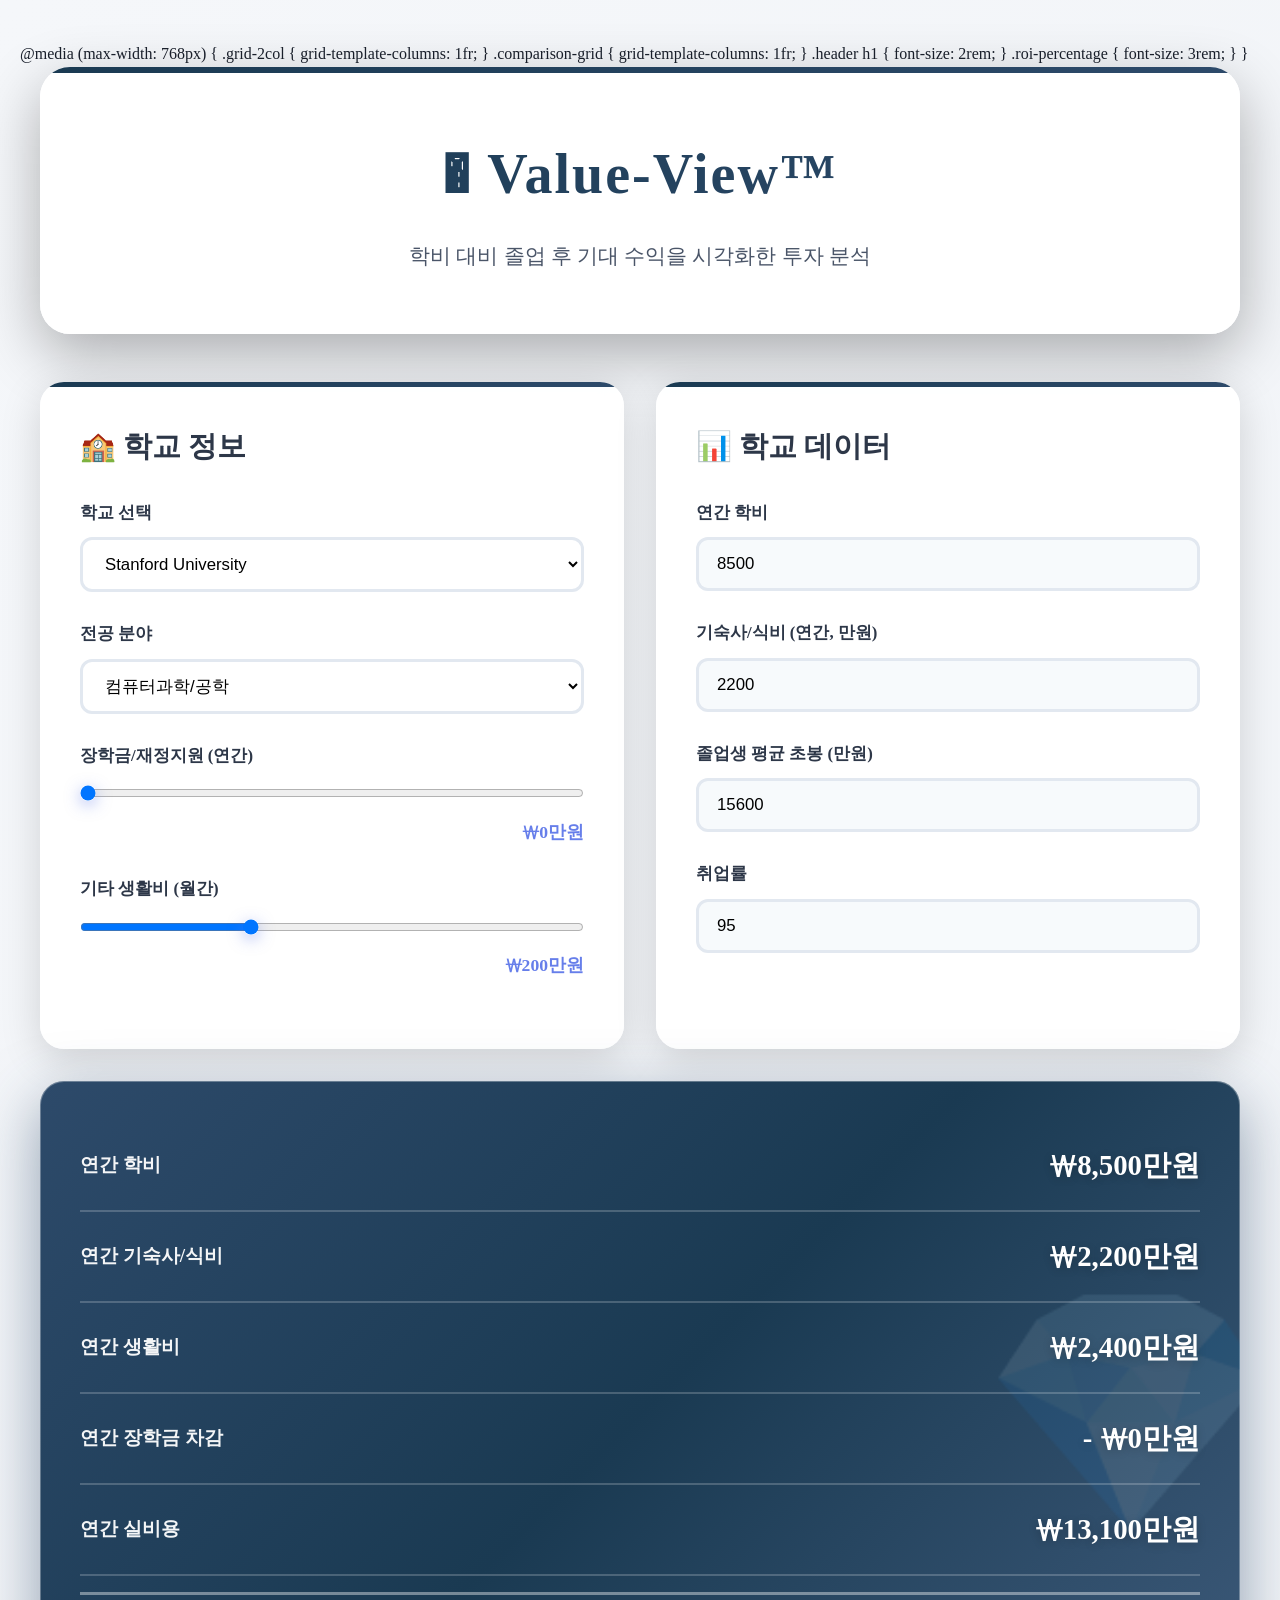
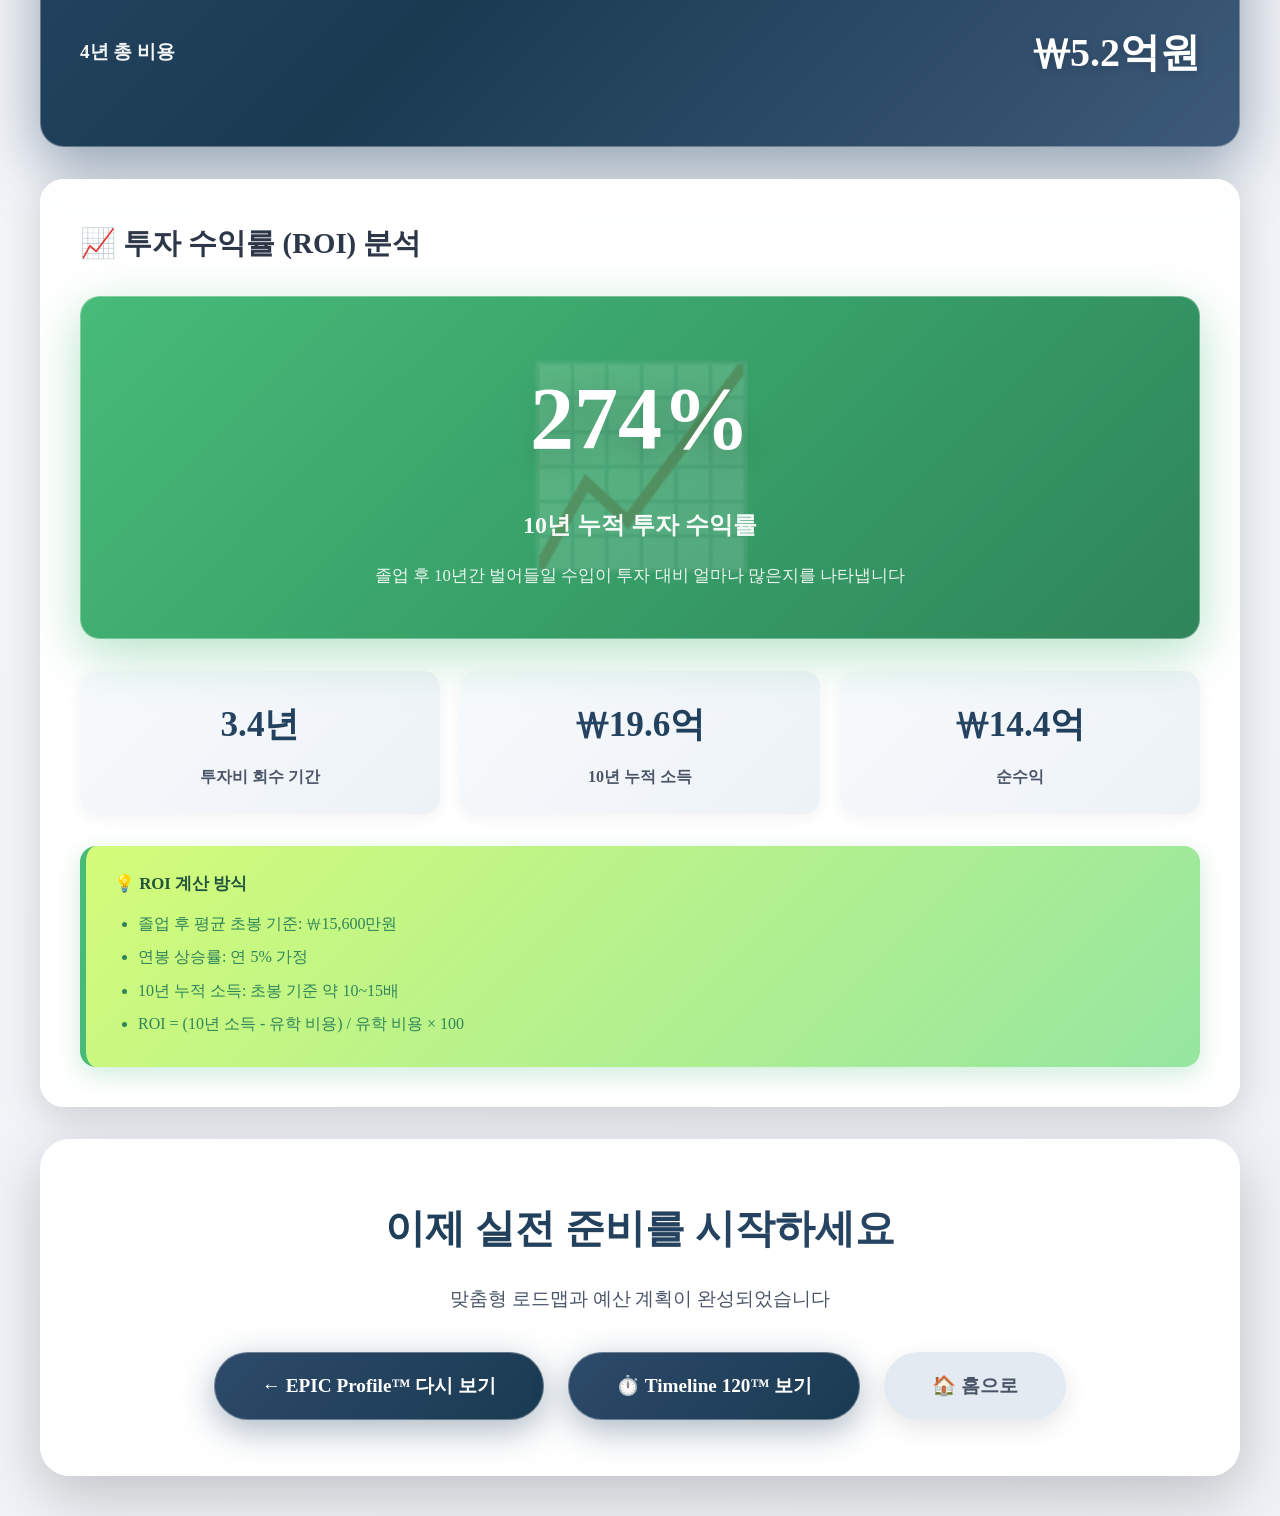
<file: edupath/budget.html>
<!DOCTYPE html>
<html lang="ko">
<head>
  <meta charset="UTF-8" />
  <meta name="viewport" content="width=device-width, initial-scale=1.0" />
  <title>Value-View™ - 투자 분석 & ROI | EPIC</title>
  <link rel="preconnect" href="https://fonts.googleapis.com">
  <link rel="preconnect" href="https://fonts.gstatic.com" crossorigin>
  <link href="https://fonts.googleapis.com/css2?family=Playfair+Display:wght@400;700;900&family=Crimson+Text:wght@400;600;700&display=swap" rel="stylesheet">
  <style>
    * { box-sizing: border-box; margin: 0; padding: 0; }
    
    @keyframes gradientShift {
      0%, 100% { background-position: 0% 50%; }
      50% { background-position: 100% 50%; }
    }
    
    @keyframes fadeInUp {
      from {
        opacity: 0;
        transform: translateY(30px);
      }
      to {
        opacity: 1;
        transform: translateY(0);
      }
    }
    
    @keyframes shimmer {
      0% { background-position: -1000px 0; }
      100% { background-position: 1000px 0; }
    }
    
    @keyframes countUp {
      from { opacity: 0; transform: scale(0.8); }
      to { opacity: 1; transform: scale(1); }
    }
    
    body {
      font-family: 'Times New Roman', 'Malgun Gothic', '맑은 고딕', serif;
      background: linear-gradient(135deg, #f5f7fa 0%, #e8ecf1 50%, #d4dce6 100%);
      background-size: 400% 400%;
      animation: gradientShift 15s ease infinite;
      color: #1a202c;
      line-height: 1.7;
      padding: 40px 20px;
      min-height: 100vh;
    }

    .container {
      max-width: 1200px;
      margin: 0 auto;
    }

    .header {
      background: rgba(255, 255, 255, 0.98);
      backdrop-filter: blur(20px);
      -webkit-backdrop-filter: blur(20px);
      padding: 60px 40px;
      border-radius: 30px;
      text-align: center;
      margin-bottom: 48px;
      box-shadow: 
        0 20px 60px rgba(0,0,0,0.3),
        0 0 0 1px rgba(255, 255, 255, 0.5) inset;
      animation: fadeInUp 0.8s ease;
      position: relative;
      overflow: hidden;
    }
    
    .header::before {
      content: '';
      position: absolute;
      top: 0;
      left: 0;
      right: 0;
      height: 6px;
      background: linear-gradient(90deg, #1a3a52, #2d4a6a, #46607d, #2d4a6a, #1a3a52);
      background-size: 400% 100%;
      animation: shimmer 3s linear infinite;
    }
    
    .header h1 {
      font-family: 'Times New Roman', '맑은 고딕', serif;
      font-size: 3.5rem;
      margin-bottom: 16px;
      font-weight: 700;
      background: linear-gradient(135deg, #1a3a52 0%, #2d4a6a 100%);
      -webkit-background-clip: text;
      -webkit-text-fill-color: transparent;
      background-clip: text;
      letter-spacing: 2px;
    }
    .header p {
      font-size: 1.3rem;
      color: #4a5568;
      font-weight: 500;
    }

    .grid-2col {
      display: grid;
      grid-template-columns: 1fr 1fr;
      gap: 32px;
      margin-bottom: 32px;
    }

    .card {
      background: rgba(255, 255, 255, 0.95);
      backdrop-filter: blur(10px);
      -webkit-backdrop-filter: blur(10px);
      border-radius: 24px;
      padding: 40px;
      box-shadow: 
        0 10px 40px rgba(0,0,0,0.15),
        0 0 0 1px rgba(255, 255, 255, 0.5) inset;
      transition: all 0.4s cubic-bezier(0.175, 0.885, 0.32, 1.275);
      animation: fadeInUp 0.8s ease;
      position: relative;
      overflow: hidden;
    }
    
    .card::before {
      content: '';
      position: absolute;
      top: 0;
      left: 0;
      right: 0;
      height: 5px;
      background: linear-gradient(90deg, #1a3a52, #2d4a6a, #46607d);
      background-size: 200% 100%;
      animation: shimmer 3s linear infinite;
    }
    
    .card:hover {
      transform: translateY(-8px);
      box-shadow: 
        0 20px 60px rgba(102, 126, 234, 0.25),
        0 0 0 1px rgba(255, 255, 255, 0.8) inset;
    }
    
    .card-title {
      font-family: 'Times New Roman', '맑은 고딕', serif;
      font-size: 1.8rem;
      font-weight: 700;
      color: #2d3748;
      margin-bottom: 28px;
      display: flex;
      align-items: center;
      gap: 14px;
    }

    .input-group {
      margin-bottom: 28px;
    }
    .input-label {
      display: block;
      font-weight: 700;
      color: #2d3748;
      margin-bottom: 10px;
      font-size: 1.05rem;
    }
    select, input[type="number"], input[type="range"] {
      width: 100%;
      padding: 14px 18px;
      border: 3px solid #e2e8f0;
      border-radius: 12px;
      font-size: 1.05rem;
      transition: all 0.3s;
      background: white;
    }
    select:focus, input:focus {
      outline: none;
      border-color: #667eea;
      box-shadow: 0 0 0 4px rgba(102, 126, 234, 0.1);
      background: #f7fafc;
    }
    input[type="range"] {
      padding: 0;
      height: 12px;
      border: none;
      background: linear-gradient(90deg, #e2e8f0 0%, #667eea 100%);
      border-radius: 10px;
      cursor: pointer;
    }
    input[type="range"]::-webkit-slider-thumb {
      -webkit-appearance: none;
      appearance: none;
      width: 28px;
      height: 28px;
      background: linear-gradient(135deg, #667eea 0%, #764ba2 100%);
      border-radius: 50%;
      cursor: pointer;
      box-shadow: 0 4px 15px rgba(102, 126, 234, 0.5);
      transition: all 0.2s;
    }
    input[type="range"]::-webkit-slider-thumb:hover {
      transform: scale(1.2);
      box-shadow: 0 6px 20px rgba(102, 126, 234, 0.6);
    }
    .range-value {
      display: block;
      text-align: right;
      color: #667eea;
      font-weight: 800;
      margin-top: 10px;
      font-size: 1.1rem;
    }

    .summary-box {
      background: linear-gradient(135deg, #2d4a6a 0%, #1a3a52 50%, #3d5a7a 100%);
      color: white;
      padding: 40px;
      border-radius: 24px;
      margin-bottom: 32px;
      box-shadow: 
        0 20px 60px rgba(45, 74, 106, 0.5),
        0 0 0 1px rgba(255, 255, 255, 0.3) inset;
      position: relative;
      overflow: hidden;
    }
    
    .summary-box::before {
      content: '💎';
      position: absolute;
      font-size: 15rem;
      right: -40px;
      top: 50%;
      transform: translateY(-50%);
      opacity: 0.1;
    }
    
    .summary-row {
      display: flex;
      justify-content: space-between;
      align-items: center;
      padding: 20px 0;
      border-bottom: 2px solid rgba(255,255,255,0.2);
      position: relative;
      z-index: 1;
    }
    .summary-row:last-child {
      border-bottom: none;
      padding-top: 24px;
      margin-top: 16px;
      border-top: 3px solid rgba(255,255,255,0.4);
    }
    .summary-label {
      font-size: 1.2rem;
      opacity: 0.95;
      font-weight: 600;
    }
    .summary-value {
      font-size: 1.8rem;
      font-weight: 900;
      text-shadow: 0 2px 10px rgba(0, 0, 0, 0.2);
    }
    .summary-row:last-child .summary-value {
      font-size: 2.5rem;
    }

    .roi-section {
      background: rgba(255, 255, 255, 0.95);
      backdrop-filter: blur(10px);
      -webkit-backdrop-filter: blur(10px);
      border-radius: 24px;
      padding: 40px;
      box-shadow: 
        0 10px 40px rgba(0,0,0,0.15),
        0 0 0 1px rgba(255, 255, 255, 0.5) inset;
      margin-bottom: 32px;
      animation: fadeInUp 0.8s ease 0.3s backwards;
    }
    .roi-value {
      text-align: center;
      padding: 48px 40px;
      background: linear-gradient(135deg, #48bb78 0%, #38a169 50%, #2f855a 100%);
      color: white;
      border-radius: 20px;
      margin-bottom: 32px;
      box-shadow: 
        0 15px 50px rgba(72, 187, 120, 0.4),
        0 0 0 1px rgba(255, 255, 255, 0.3) inset;
      position: relative;
      overflow: hidden;
    }
    
    .roi-value::before {
      content: '📈';
      position: absolute;
      font-size: 12rem;
      top: 50%;
      left: 50%;
      transform: translate(-50%, -50%);
      opacity: 0.15;
    }
    
    .roi-percentage {
      font-size: 5.5rem;
      font-weight: 900;
      margin-bottom: 12px;
      text-shadow: 0 8px 30px rgba(0, 0, 0, 0.2);
      animation: countUp 1s ease;
      position: relative;
      z-index: 1;
    }
    .roi-label {
      font-size: 1.5rem;
      opacity: 0.95;
      font-weight: 700;
      position: relative;
      z-index: 1;
    }
    .roi-desc {
      font-size: 1.05rem;
      opacity: 0.9;
      margin-top: 16px;
      position: relative;
      z-index: 1;
    }

    .comparison-grid {
      display: grid;
      grid-template-columns: repeat(3, 1fr);
      gap: 20px;
      margin-top: 28px;
    }
    .comparison-item {
      text-align: center;
      padding: 24px;
      background: linear-gradient(135deg, #f7fafc 0%, #edf2f7 100%);
      border-radius: 16px;
      transition: all 0.3s ease;
      box-shadow: 0 4px 15px rgba(0,0,0,0.05);
    }
    .comparison-item:hover {
      transform: translateY(-5px);
      background: linear-gradient(135deg, #e6f0f7 0%, #d6e4f0 100%);
      box-shadow: 0 8px 25px rgba(45, 74, 106, 0.2);
    }
    .comparison-value {
      font-size: 2.2rem;
      font-weight: 900;
      background: linear-gradient(135deg, #2d4a6a 0%, #1a3a52 100%);
      -webkit-background-clip: text;
      -webkit-text-fill-color: transparent;
      background-clip: text;
      display: block;
      margin-bottom: 8px;
    }
    .comparison-label {
      font-size: 1rem;
      color: #4a5568;
      font-weight: 600;
    }

    .info-box {
      background: linear-gradient(135deg, #d4fc79 0%, #96e6a1 100%);
      border-left: 6px solid #48bb78;
      padding: 24px 28px;
      border-radius: 16px;
      margin-top: 32px;
      box-shadow: 0 8px 25px rgba(72, 187, 120, 0.25);
    }
    .info-box p {
      color: #22543d;
      margin-bottom: 12px;
      font-weight: 600;
      font-size: 1.05rem;
    }
    .info-box ul {
      margin-left: 24px;
      color: #2f855a;
      font-weight: 500;
    }
    .info-box li {
      margin-bottom: 6px;
    }

    .cta-section {
      text-align: center;
      padding: 56px 40px;
      background: rgba(255, 255, 255, 0.95);
      backdrop-filter: blur(20px);
      -webkit-backdrop-filter: blur(20px);
      border-radius: 30px;
      box-shadow: 
        0 20px 60px rgba(0,0,0,0.2),
        0 0 0 1px rgba(255, 255, 255, 0.5) inset;
      animation: fadeInUp 0.8s ease 0.6s backwards;
    }
    .cta-section h2 {
      font-family: 'Times New Roman', '맑은 고딕', serif;
      font-size: 2.5rem;
      margin-bottom: 20px;
      font-weight: 700;
      background: linear-gradient(135deg, #1a3a52 0%, #2d4a6a 100%);
      -webkit-background-clip: text;
      -webkit-text-fill-color: transparent;
      background-clip: text;
    }
    .cta-section p {
      font-size: 1.2rem;
      color: #4a5568;
      margin-bottom: 36px;
    }
    .cta-btn {
      display: inline-block;
      padding: 18px 48px;
      background: linear-gradient(135deg, #2d4a6a 0%, #1a3a52 100%);
      color: white;
      text-decoration: none;
      border-radius: 50px;
      font-size: 1.2rem;
      font-weight: 700;
      transition: all 0.4s cubic-bezier(0.175, 0.885, 0.32, 1.275);
      margin: 0 10px;
      box-shadow: 
        0 10px 35px rgba(45, 74, 106, 0.4),
        0 0 0 1px rgba(255, 255, 255, 0.3) inset;
    }
    .cta-btn:hover {
      transform: translateY(-5px) scale(1.05);
      box-shadow: 
        0 20px 50px rgba(45, 74, 106, 0.5),
        0 0 0 1px rgba(255, 255, 255, 0.5) inset;
    }
    .cta-btn.secondary {
      background: rgba(226, 232, 240, 0.9);
      color: #4a5568;
      box-shadow: 0 8px 25px rgba(0, 0, 0, 0.1);
    }
    .cta-btn.secondary:hover {
      background: rgba(203, 213, 224, 1);
      box-shadow: 0 15px 40px rgba(0, 0, 0, 0.15);
    }

    @media (max-width: 768px) {
      body { padding: 20px 10px; }
      .grid-2col {
        grid-template-columns: 1fr;
      }
      .header {
        padding: 40px 24px;
      }
      .header h1 { font-size: 2.5rem; }
      .comparison-grid {
        grid-template-columns: 1fr;
      }
      .cta-btn {
        display: block;
        margin: 10px 0;
      }
    }
  </style>

    @media (max-width: 768px) {
      .grid-2col {
        grid-template-columns: 1fr;
      }
      .comparison-grid {
        grid-template-columns: 1fr;
      }
      .header h1 { font-size: 2rem; }
      .roi-percentage { font-size: 3rem; }
    }
  </style>
</head>
<body>
  <div class="container">
    <div class="header">
      <h1>� Value-View™</h1>
      <p>학비 대비 졸업 후 기대 수익을 시각화한 투자 분석</p>
    </div>

    <div class="grid-2col">
      <!-- 입력 섹션 -->
      <div class="card">
        <h2 class="card-title">🏫 학교 정보</h2>
        
        <div class="input-group">
          <label class="input-label">학교 선택</label>
          <select id="school">
            <option value="stanford">Stanford University</option>
            <option value="mit">MIT</option>
            <option value="berkeley">UC Berkeley</option>
            <option value="cmu">Carnegie Mellon</option>
            <option value="toronto">University of Toronto</option>
          </select>
        </div>

        <div class="input-group">
          <label class="input-label">전공 분야</label>
          <select id="major">
            <option value="cs">컴퓨터과학/공학</option>
            <option value="business">경영/경제</option>
            <option value="engineering">기타 공학</option>
            <option value="science">자연과학</option>
            <option value="humanities">인문/사회</option>
          </select>
        </div>

        <div class="input-group">
          <label class="input-label">장학금/재정지원 (연간)</label>
          <input type="range" id="scholarship" min="0" max="8000" step="100" value="0">
          <span class="range-value" id="scholarshipValue">₩0만원</span>
        </div>

        <div class="input-group">
          <label class="input-label">기타 생활비 (월간)</label>
          <input type="range" id="living" min="100" max="400" step="10" value="200">
          <span class="range-value" id="livingValue">₩200만원</span>
        </div>
      </div>

      <!-- 학교별 자동 데이터 -->
      <div class="card">
        <h2 class="card-title">📊 학교 데이터</h2>
        <div class="input-group">
          <label class="input-label">연간 학비</label>
          <input type="number" id="tuition" value="8500" readonly style="background: #f7fafc;">
        </div>
        <div class="input-group">
          <label class="input-label">기숙사/식비 (연간, 만원)</label>
          <input type="number" id="housing" value="2200" readonly style="background: #f7fafc;">
        </div>
        <div class="input-group">
          <label class="input-label">졸업생 평균 초봉 (만원)</label>
          <input type="number" id="salary" value="12000" readonly style="background: #f7fafc;">
        </div>
        <div class="input-group">
          <label class="input-label">취업률</label>
          <input type="number" id="employment" value="95" readonly style="background: #f7fafc;">
        </div>
      </div>
    </div>

    <!-- 총 비용 요약 -->
    <div class="summary-box">
      <div class="summary-row">
        <span class="summary-label">연간 학비</span>
        <span class="summary-value" id="sumTuition">₩8,500만원</span>
      </div>
      <div class="summary-row">
        <span class="summary-label">연간 기숙사/식비</span>
        <span class="summary-value" id="sumHousing">₩2,200만원</span>
      </div>
      <div class="summary-row">
        <span class="summary-label">연간 생활비</span>
        <span class="summary-value" id="sumLiving">₩2,400만원</span>
      </div>
      <div class="summary-row">
        <span class="summary-label">연간 장학금 차감</span>
        <span class="summary-value" id="sumScholarship">- ₩0만원</span>
      </div>
      <div class="summary-row">
        <span class="summary-label">연간 실비용</span>
        <span class="summary-value" id="sumYearly">₩13,100만원</span>
      </div>
      <div class="summary-row">
        <span class="summary-label">4년 총 비용</span>
        <span class="summary-value" id="sumTotal">₩5억 2,400만원</span>
      </div>
    </div>

    <!-- ROI 분석 -->
    <div class="roi-section">
      <h2 class="card-title">📈 투자 수익률 (ROI) 분석</h2>
      <div class="roi-value">
        <div class="roi-percentage" id="roiValue">145%</div>
        <div class="roi-label">10년 누적 투자 수익률</div>
        <div class="roi-desc">
          졸업 후 10년간 벌어들일 수입이 투자 대비 얼마나 많은지를 나타냅니다
        </div>
      </div>

      <div class="comparison-grid">
        <div class="comparison-item">
          <span class="comparison-value" id="breakeven">4.2년</span>
          <div class="comparison-label">투자비 회수 기간</div>
        </div>
        <div class="comparison-item">
          <span class="comparison-value" id="income10">₩12억</span>
          <div class="comparison-label">10년 누적 소득</div>
        </div>
        <div class="comparison-item">
          <span class="comparison-value" id="netProfit">₩6.8억</span>
          <div class="comparison-label">순수익</div>
        </div>
      </div>

      <div class="info-box">
        <p><strong>💡 ROI 계산 방식</strong></p>
        <ul>
          <li>졸업 후 평균 초봉 기준: ₩<span id="avgSalary">12,000</span>만원</li>
          <li>연봉 상승률: 연 5% 가정</li>
          <li>10년 누적 소득: 초봉 기준 약 10~15배</li>
          <li>ROI = (10년 소득 - 유학 비용) / 유학 비용 × 100</li>
        </ul>
      </div>
    </div>

    <!-- CTA -->
    <div class="cta-section">
      <h2>이제 실전 준비를 시작하세요</h2>
      <p>맞춤형 로드맵과 예산 계획이 완성되었습니다</p>
      <div>
        <a href="results.html" class="cta-btn">← EPIC Profile™ 다시 보기</a>
        <a href="roadmap.html" class="cta-btn">⏱️ Timeline 120™ 보기</a>
        <a href="index.html" class="cta-btn secondary">🏠 홈으로</a>
      </div>
    </div>
  </div>

  <script>
    const schoolData = {
      stanford: { tuition: 8500, housing: 2200, salary: 12000, employment: 95 },
      mit: { tuition: 8800, housing: 2100, salary: 12500, employment: 96 },
      berkeley: { tuition: 6200, housing: 1900, salary: 10500, employment: 92 },
      cmu: { tuition: 8100, housing: 2000, salary: 11500, employment: 94 },
      toronto: { tuition: 4800, housing: 1600, salary: 9000, employment: 89 }
    };

    const majorMultiplier = {
      cs: 1.3,
      business: 1.1,
      engineering: 1.2,
      science: 1.0,
      humanities: 0.85
    };

    const elSchool = document.getElementById('school');
    const elMajor = document.getElementById('major');
    const elScholarship = document.getElementById('scholarship');
    const elLiving = document.getElementById('living');
    const elTuition = document.getElementById('tuition');
    const elHousing = document.getElementById('housing');
    const elSalary = document.getElementById('salary');
    const elEmployment = document.getElementById('employment');

    function updateCalculation() {
      const school = schoolData[elSchool.value];
      const majorMult = majorMultiplier[elMajor.value];
      const scholarship = parseInt(elScholarship.value);
      const living = parseInt(elLiving.value);

      // 학교 데이터 업데이트
      elTuition.value = school.tuition;
      elHousing.value = school.housing;
      elSalary.value = Math.round(school.salary * majorMult);
      elEmployment.value = school.employment;

      // 연간 비용 계산
      const yearlyTuition = school.tuition;
      const yearlyHousing = school.housing;
      const yearlyLiving = living * 12;
      const yearlyTotal = yearlyTuition + yearlyHousing + yearlyLiving - scholarship;
      const total4Years = yearlyTotal * 4;

      // 요약 업데이트
      document.getElementById('sumTuition').textContent = `₩${yearlyTuition.toLocaleString()}만원`;
      document.getElementById('sumHousing').textContent = `₩${yearlyHousing.toLocaleString()}만원`;
      document.getElementById('sumLiving').textContent = `₩${yearlyLiving.toLocaleString()}만원`;
      document.getElementById('sumScholarship').textContent = `- ₩${scholarship.toLocaleString()}만원`;
      document.getElementById('sumYearly').textContent = `₩${yearlyTotal.toLocaleString()}만원`;
      document.getElementById('sumTotal').textContent = `₩${(total4Years / 10000).toFixed(1)}억원`;

      // ROI 계산
      const startingSalary = Math.round(school.salary * majorMult);
      let income10Years = 0;
      for (let i = 0; i < 10; i++) {
        income10Years += startingSalary * Math.pow(1.05, i);
      }
      const netProfit = income10Years - total4Years;
      const roi = ((netProfit / total4Years) * 100).toFixed(0);
      const breakeven = (total4Years / startingSalary).toFixed(1);

      document.getElementById('roiValue').textContent = roi + '%';
      document.getElementById('breakeven').textContent = breakeven + '년';
      document.getElementById('income10').textContent = `₩${(income10Years / 10000).toFixed(1)}억`;
      document.getElementById('netProfit').textContent = `₩${(netProfit / 10000).toFixed(1)}억`;
      document.getElementById('avgSalary').textContent = startingSalary.toLocaleString();

      // 슬라이더 값 표시
      document.getElementById('scholarshipValue').textContent = `₩${scholarship}만원`;
      document.getElementById('livingValue').textContent = `₩${living}만원`;
    }

    elSchool.addEventListener('change', updateCalculation);
    elMajor.addEventListener('change', updateCalculation);
    elScholarship.addEventListener('input', updateCalculation);
    elLiving.addEventListener('input', updateCalculation);

    // 초기 계산
    updateCalculation();
  </script>
</body>
</html>
</file>
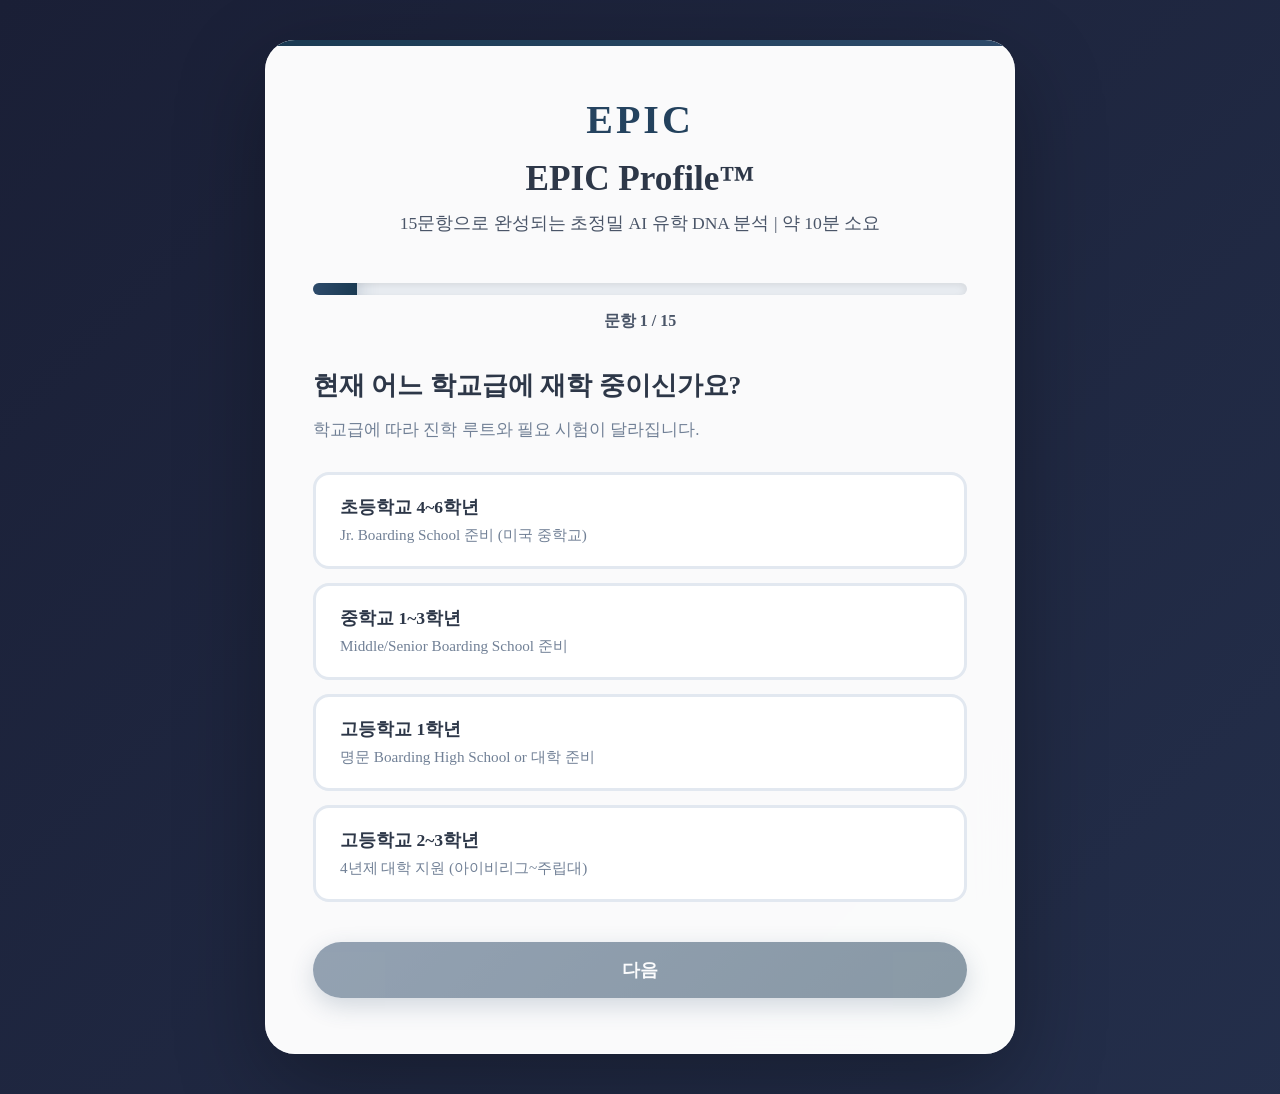
<file: edupath/onboarding.html>
<!DOCTYPE html>
<html lang="ko">
<head>
  <meta charset="UTF-8" />
  <meta name="viewport" content="width=device-width, initial-scale=1.0" />
  <title>EPIC Profile™ - 초정밀 AI 유학 DNA 분석 | EPIC</title>
  <link rel="preconnect" href="https://fonts.googleapis.com">
  <link rel="preconnect" href="https://fonts.gstatic.com" crossorigin>
  <link href="https://fonts.googleapis.com/css2?family=Playfair+Display:wght@400;700;900&family=Crimson+Text:wght@400;600;700&display=swap" rel="stylesheet">
  <style>
    * { box-sizing: border-box; margin: 0; padding: 0; }
    
    @keyframes gradientShift {
      0%, 100% { background-position: 0% 50%; }
      50% { background-position: 100% 50%; }
    }
    
    @keyframes fadeIn {
      from { 
        opacity: 0; 
        transform: translateY(20px) scale(0.98);
      }
      to { 
        opacity: 1; 
        transform: translateY(0) scale(1);
      }
    }
    
    @keyframes pulse {
      0%, 100% { transform: scale(1); }
      50% { transform: scale(1.02); }
    }
    
    @keyframes shimmer {
      0% { background-position: -1000px 0; }
      100% { background-position: 1000px 0; }
    }
    
    body {
      font-family: 'Times New Roman', 'Malgun Gothic', '맑은 고딕', serif;
      background: linear-gradient(135deg, #1a1f36 0%, #2d3e5f 50%, #4a5f8a 100%);
      background-size: 400% 400%;
      animation: gradientShift 15s ease infinite;
      min-height: 100vh;
      display: flex;
      align-items: center;
      justify-content: center;
      padding: 40px 20px;
    }

    .container {
      max-width: 750px;
      width: 100%;
      background: rgba(255, 255, 255, 0.98);
      backdrop-filter: blur(20px);
      -webkit-backdrop-filter: blur(20px);
      border-radius: 30px;
      padding: 56px 48px;
      box-shadow: 
        0 30px 90px rgba(0,0,0,0.3),
        0 0 0 1px rgba(255, 255, 255, 0.5) inset;
      position: relative;
      overflow: hidden;
    }
    
    .container::before {
      content: '';
      position: absolute;
      top: 0;
      left: 0;
      right: 0;
      height: 6px;
      background: linear-gradient(90deg, #1a3a52, #2d4a6a, #46607d, #2d4a6a, #1a3a52);
      background-size: 400% 100%;
      animation: shimmer 3s linear infinite;
    }

    .header {
      text-align: center;
      margin-bottom: 48px;
    }
    .logo {
      font-family: 'Times New Roman', serif;
      font-size: 2.5rem;
      font-weight: 700;
      background: linear-gradient(135deg, #2d4a6a 0%, #1a3a52 100%);
      -webkit-background-clip: text;
      -webkit-text-fill-color: transparent;
      background-clip: text;
      margin-bottom: 16px;
      letter-spacing: 3px;
    }
    .header h1 {
      font-family: 'Times New Roman', '맑은 고딕', serif;
      font-size: 2.2rem;
      color: #2d3748;
      margin-bottom: 12px;
      font-weight: 700;
    }
    .header p {
      color: #4a5568;
      font-size: 1.1rem;
      font-weight: 500;
    }

    .progress-bar {
      width: 100%;
      height: 12px;
      background: rgba(226, 232, 240, 0.6);
      border-radius: 20px;
      overflow: hidden;
      margin-bottom: 16px;
      box-shadow: 0 2px 8px rgba(0,0,0,0.1) inset;
    }
    .progress-fill {
      height: 100%;
      background: linear-gradient(90deg, #2d4a6a 0%, #1a3a52 50%, #46607d 100%);
      background-size: 200% 100%;
      width: 0%;
      transition: width 0.5s cubic-bezier(0.175, 0.885, 0.32, 1.275);
      animation: shimmer 2s linear infinite;
      box-shadow: 0 0 20px rgba(45, 74, 106, 0.5);
    }
    .progress-text {
      text-align: center;
      color: #4a5568;
      font-size: 1rem;
      margin-bottom: 36px;
      font-weight: 600;
    }

    .question-container {
      display: none;
    }
    .question-container.active {
      display: block;
      animation: fadeIn 0.5s ease;
    }

    .question-title {
      font-family: 'Times New Roman', '맑은 고딕', serif;
      font-size: 1.6rem;
      font-weight: 700;
      color: #2d3748;
      margin-bottom: 12px;
      line-height: 1.4;
    }
    .question-desc {
      color: #718096;
      margin-bottom: 28px;
      line-height: 1.7;
      font-size: 1.05rem;
    }

    .options {
      display: flex;
      flex-direction: column;
      gap: 14px;
      margin-bottom: 40px;
    }
    .option {
      padding: 20px 24px;
      border: 3px solid #e2e8f0;
      border-radius: 16px;
      cursor: pointer;
      transition: all 0.3s cubic-bezier(0.175, 0.885, 0.32, 1.275);
      background: white;
      position: relative;
      overflow: hidden;
    }
    
    .option::before {
      content: '';
      position: absolute;
      top: 0;
      left: -100%;
      width: 100%;
      height: 100%;
      background: linear-gradient(90deg, transparent, rgba(102, 126, 234, 0.1), transparent);
      transition: left 0.5s;
    }
    
    .option:hover::before {
      left: 100%;
    }
    
    .option:hover {
      border-color: #2d4a6a;
      background: linear-gradient(135deg, #f7fafc 0%, #edf2f7 100%);
      transform: translateX(6px);
      box-shadow: 0 8px 25px rgba(45, 74, 106, 0.15);
    }
    .option.selected {
      border-color: #2d4a6a;
      background: linear-gradient(135deg, #e6f0f7 0%, #d6e4f0 100%);
      box-shadow: 
        0 8px 30px rgba(45, 74, 106, 0.25),
        0 0 0 1px rgba(45, 74, 106, 0.3) inset;
      transform: scale(1.02);
    }
    .option-label {
      font-weight: 700;
      color: #2d3748;
      display: block;
      margin-bottom: 6px;
      font-size: 1.1rem;
    }
    .option-sub {
      font-size: 0.95rem;
      color: #718096;
    }

    input[type="text"],
    input[type="number"],
    select {
      width: 100%;
      padding: 16px 20px;
      border: 3px solid #e2e8f0;
      border-radius: 12px;
      font-size: 1.05rem;
      transition: all 0.3s;
      margin-bottom: 28px;
      background: white;
    }
    input:focus,
    select:focus {
      outline: none;
      border-color: #2d4a6a;
      box-shadow: 0 0 0 4px rgba(45, 74, 106, 0.1);
      background: #f7fafc;
    }

    .btn-row {
      display: flex;
      gap: 16px;
      justify-content: space-between;
    }
    .btn {
      padding: 16px 40px;
      border: none;
      border-radius: 50px;
      font-size: 1.1rem;
      font-weight: 700;
      cursor: pointer;
      transition: all 0.3s cubic-bezier(0.175, 0.885, 0.32, 1.275);
      box-shadow: 0 4px 15px rgba(0,0,0,0.1);
    }
    .btn-prev {
      background: linear-gradient(135deg, #e2e8f0 0%, #cbd5e0 100%);
      color: #4a5568;
    }
    .btn-prev:hover {
      background: linear-gradient(135deg, #cbd5e0 0%, #a0aec0 100%);
      transform: translateY(-3px);
      box-shadow: 0 8px 20px rgba(0,0,0,0.15);
    }
    .btn-next {
      background: linear-gradient(135deg, #2d4a6a 0%, #1a3a52 100%);
      color: white;
      flex: 1;
      box-shadow: 0 8px 25px rgba(45, 74, 106, 0.4);
    }
    .btn-next:hover {
      transform: translateY(-3px) scale(1.02);
      box-shadow: 0 12px 35px rgba(45, 74, 106, 0.5);
    }
    .btn-next:disabled {
      opacity: 0.5;
      cursor: not-allowed;
      transform: none;
    }

    @media (max-width: 600px) {
      body { padding: 20px 10px; }
      .container { 
        padding: 40px 28px;
        border-radius: 20px;
      }
      .header h1 { font-size: 1.6rem; }
      .question-title { font-size: 1.3rem; }
      .btn-row {
        flex-direction: column;
      }
      .btn {
        width: 100%;
      }
    }
  </style>
</head>
<body>
  <div class="container">
    <div class="header">
      <div class="logo">EPIC</div>
      <h1>EPIC Profile™</h1>
      <p>15문항으로 완성되는 초정밀 AI 유학 DNA 분석 | 약 10분 소요</p>
    </div>

    <div class="progress-bar">
      <div class="progress-fill" id="progressBar"></div>
    </div>
    <div class="progress-text" id="progressText">문항 1 / 15</div>

    <!-- Q1: 학교급 -->
    <div class="question-container active" data-question="1">
      <h2 class="question-title">현재 어느 학교급에 재학 중이신가요?</h2>
      <p class="question-desc">학교급에 따라 진학 루트와 필요 시험이 달라집니다.</p>
      <div class="options">
        <div class="option" data-value="elementary">
          <span class="option-label">초등학교 4~6학년</span>
          <span class="option-sub">Jr. Boarding School 준비 (미국 중학교)</span>
        </div>
        <div class="option" data-value="middle">
          <span class="option-label">중학교 1~3학년</span>
          <span class="option-sub">Middle/Senior Boarding School 준비</span>
        </div>
        <div class="option" data-value="high_early">
          <span class="option-label">고등학교 1학년</span>
          <span class="option-sub">명문 Boarding High School or 대학 준비</span>
        </div>
        <div class="option" data-value="high_late">
          <span class="option-label">고등학교 2~3학년</span>
          <span class="option-sub">4년제 대학 지원 (아이비리그~주립대)</span>
        </div>
      </div>
    </div>

    <!-- Q2: 목표 국가 -->
    <div class="question-container" data-question="2">
      <h2 class="question-title">희망하는 유학 국가를 선택하세요</h2>
      <p class="question-desc">복수 선택 가능합니다 (최대 3개)</p>
      <div class="options">
        <div class="option" data-value="usa" data-multi="true">
          <span class="option-label">🇺🇸 미국</span>
          <span class="option-sub">아이비리그, 명문 보딩스쿨</span>
        </div>
        <div class="option" data-value="uk" data-multi="true">
          <span class="option-label">🇬🇧 영국</span>
          <span class="option-sub">옥스브리지, 러셀그룹</span>
        </div>
        <div class="option" data-value="canada" data-multi="true">
          <span class="option-label">🇨🇦 캐나다</span>
          <span class="option-sub">UBC, 토론토대 등</span>
        </div>
        <div class="option" data-value="australia" data-multi="true">
          <span class="option-label">🇦🇺 호주</span>
          <span class="option-sub">G8 명문대학</span>
        </div>
        <div class="option" data-value="singapore" data-multi="true">
          <span class="option-label">🇸🇬 싱가포르</span>
          <span class="option-sub">NUS, NTU</span>
        </div>
      </div>
    </div>

    <!-- Q3: 영어 수준 -->
    <div class="question-container" data-question="3">
      <h2 class="question-title">현재 영어 실력은 어느 정도인가요?</h2>
      <p class="question-desc">공인 시험 점수 또는 주관적 평가로 선택해주세요.</p>
      <div class="options">
        <div class="option" data-value="beginner">
          <span class="option-label">기초 (TOEFL 60 미만)</span>
          <span class="option-sub">일상 대화 어려움, 집중 훈련 필요</span>
        </div>
        <div class="option" data-value="intermediate">
          <span class="option-label">중급 (TOEFL 60~80)</span>
          <span class="option-sub">일상 대화 가능, 학습 지원 필요</span>
        </div>
        <div class="option" data-value="advanced">
          <span class="option-label">고급 (TOEFL 80~100)</span>
          <span class="option-sub">학업 영어 가능, 일부 지원 필요</span>
        </div>
        <div class="option" data-value="native">
          <span class="option-label">원어민 수준 (TOEFL 100+)</span>
          <span class="option-sub">완전한 영어 구사, 지원 불필요</span>
        </div>
      </div>
    </div>

    <!-- Q4: 학업 성적 -->
    <div class="question-container" data-question="4">
      <h2 class="question-title">최근 내신 성적은 어느 정도인가요?</h2>
      <p class="question-desc">대략적인 범위로 선택해주세요.</p>
      <div class="options">
        <div class="option" data-value="top5">
          <span class="option-label">상위 5% 이내</span>
          <span class="option-sub">전 과목 A 또는 90점 이상</span>
        </div>
        <div class="option" data-value="top20">
          <span class="option-label">상위 5~20%</span>
          <span class="option-sub">대부분 A, 일부 B</span>
        </div>
        <div class="option" data-value="top50">
          <span class="option-label">상위 20~50%</span>
          <span class="option-sub">B 평균, 일부 A</span>
        </div>
        <div class="option" data-value="below50">
          <span class="option-label">상위 50% 이하</span>
          <span class="option-sub">C 평균 또는 그 이하</span>
        </div>
      </div>
    </div>

    <!-- Q5: 예산 범위 -->
    <div class="question-container" data-question="5">
      <h2 class="question-title">연간 유학 가능 예산은 얼마인가요?</h2>
      <p class="question-desc">학비 + 기숙사 + 생활비 포함 (1년 기준)</p>
      <div class="options">
        <div class="option" data-value="under50m">
          <span class="option-label">5천만원 미만</span>
          <span class="option-sub">장학금 필수, 주립대 고려</span>
        </div>
        <div class="option" data-value="50to80m">
          <span class="option-label">5천만원 ~ 8천만원</span>
          <span class="option-sub">일반 사립대 가능</span>
        </div>
        <div class="option" data-value="80to1b">
          <span class="option-label">8천만원 ~ 1억원</span>
          <span class="option-sub">명문 사립대 가능</span>
        </div>
        <div class="option" data-value="over1b">
          <span class="option-label">1억원 이상</span>
          <span class="option-sub">아이비리그 포함 전 학교 가능</span>
        </div>
      </div>
    </div>

    <!-- Q6: 희망 전공/진로 -->
    <div class="question-container" data-question="6">
      <h2 class="question-title">관심 있는 전공 분야는 무엇인가요?</h2>
      <p class="question-desc">복수 선택 가능 (최대 3개)</p>
      <div class="options">
        <div class="option" data-value="business" data-multi="true">
          <span class="option-label">💼 경영·경제·금융</span>
        </div>
        <div class="option" data-value="engineering" data-multi="true">
          <span class="option-label">⚙️ 공학·컴퓨터</span>
        </div>
        <div class="option" data-value="science" data-multi="true">
          <span class="option-label">🔬 자연과학·의학</span>
        </div>
        <div class="option" data-value="humanities" data-multi="true">
          <span class="option-label">📚 인문·사회과학</span>
        </div>
        <div class="option" data-value="arts" data-multi="true">
          <span class="option-label">🎨 예체능·디자인·음악</span>
        </div>
        <div class="option" data-value="undecided" data-multi="true">
          <span class="option-label">❓ 아직 정하지 못함</span>
        </div>
      </div>
    </div>

    <!-- Q7: 성격 유형 (확장) -->
    <div class="question-container" data-question="7">
      <h2 class="question-title">학생의 성격 유형 프로필</h2>
      <p class="question-desc">학교 환경 매칭 및 학생 분석에 활용됩니다</p>
      
      <div style="margin-bottom: 24px;">
        <label style="display: block; font-weight: 700; color: #2d3748; margin-bottom: 8px; font-size: 1rem;">MBTI 유형</label>
        <select id="mbti" style="width: 100%; padding: 14px; border: 2px solid #e2e8f0; border-radius: 10px; font-size: 1rem;">
          <option value="">선택하세요</option>
          <option value="ISTJ">ISTJ - 논리주의자</option>
          <option value="ISFJ">ISFJ - 수호자</option>
          <option value="INFJ">INFJ - 옹호자</option>
          <option value="INTJ">INTJ - 건축가</option>
          <option value="ISTP">ISTP - 장인</option>
          <option value="ISFP">ISFP - 모험가</option>
          <option value="INFP">INFP - 중재자</option>
          <option value="INTP">INTP - 논리술사</option>
          <option value="ESTP">ESTP - 사업가</option>
          <option value="ESFP">ESFP - 연예인</option>
          <option value="ENFP">ENFP - 활동가</option>
          <option value="ENTP">ENTP - 변론가</option>
          <option value="ESTJ">ESTJ - 경영자</option>
          <option value="ESFJ">ESFJ - 집정관</option>
          <option value="ENFJ">ENFJ - 선도자</option>
          <option value="ENTJ">ENTJ - 통솔자</option>
          <option value="unknown">잘 모르겠어요</option>
        </select>
      </div>

      <div style="margin-bottom: 24px;">
        <label style="display: block; font-weight: 700; color: #2d3748; margin-bottom: 8px; font-size: 1rem;">혈액형</label>
        <select id="bloodType" style="width: 100%; padding: 14px; border: 2px solid #e2e8f0; border-radius: 10px; font-size: 1rem;">
          <option value="">선택하세요</option>
          <option value="A">A형</option>
          <option value="B">B형</option>
          <option value="O">O형</option>
          <option value="AB">AB형</option>
          <option value="unknown">잘 모르겠어요</option>
        </select>
      </div>

      <div style="margin-bottom: 24px;">
        <label style="display: block; font-weight: 700; color: #2d3748; margin-bottom: 8px; font-size: 1rem;">별자리</label>
        <select id="zodiac" style="width: 100%; padding: 14px; border: 2px solid #e2e8f0; border-radius: 10px; font-size: 1rem;">
          <option value="">선택하세요</option>
          <option value="aries">♈ 양자리 (3/21-4/19)</option>
          <option value="taurus">♉ 황소자리 (4/20-5/20)</option>
          <option value="gemini">♊ 쌍둥이자리 (5/21-6/21)</option>
          <option value="cancer">♋ 게자리 (6/22-7/22)</option>
          <option value="leo">♌ 사자자리 (7/23-8/22)</option>
          <option value="virgo">♍ 처녀자리 (8/23-9/22)</option>
          <option value="libra">♎ 천칭자리 (9/23-10/23)</option>
          <option value="scorpio">♏ 전갈자리 (10/24-11/22)</option>
          <option value="sagittarius">♐ 사수자리 (11/23-12/21)</option>
          <option value="capricorn">♑ 염소자리 (12/22-1/19)</option>
          <option value="aquarius">♒ 물병자리 (1/20-2/18)</option>
          <option value="pisces">♓ 물고기자리 (2/19-3/20)</option>
          <option value="unknown">잘 모르겠어요</option>
        </select>
      </div>

      <div style="margin-bottom: 16px;">
        <label style="display: block; font-weight: 700; color: #2d3748; margin-bottom: 12px; font-size: 1rem;">기본 성향</label>
        <div class="options">
          <div class="option" data-value="outgoing">
            <span class="option-label">외향적·사교적</span>
            <span class="option-sub">큰 규모 학교, 다양한 활동 (도시형)</span>
          </div>
          <div class="option" data-value="balanced">
            <span class="option-label">균형잡힌 성격</span>
            <span class="option-sub">중간 규모 학교, 적절한 지원</span>
          </div>
          <div class="option" data-value="introverted">
            <span class="option-label">내향적·집중형</span>
            <span class="option-sub">소규모 학교, 밀착 지도 (전원형)</span>
          </div>
        </div>
      </div>
    </div>

    <!-- Q8: 학습 스타일 -->
    <div class="question-container" data-question="8">
      <h2 class="question-title">선호하는 학습 방식은?</h2>
      <p class="question-desc">학교 교육 철학과의 매칭에 사용됩니다</p>
      <div class="options">
        <div class="option" data-value="independent">
          <span class="option-label">자기주도적·독립적</span>
          <span class="option-sub">리버럴 아츠, 연구 중심</span>
        </div>
        <div class="option" data-value="structured">
          <span class="option-label">체계적·가이드 필요</span>
          <span class="option-sub">커리큘럼 구조화, 지원 시스템</span>
        </div>
        <div class="option" data-value="practical">
          <span class="option-label">실용적·프로젝트형</span>
          <span class="option-sub">Co-op, 인턴십 강조</span>
        </div>
      </div>
    </div>

    <!-- Q9: 과외활동 경험 -->
    <div class="question-container" data-question="9">
      <h2 class="question-title">과외활동(동아리, 봉사, 수상) 경험은?</h2>
      <p class="question-desc">미국 입시에서 중요한 요소입니다</p>
      <div class="options">
        <div class="option" data-value="extensive">
          <span class="option-label">풍부함</span>
          <span class="option-sub">리더십 포지션, 전국 단위 수상 등</span>
        </div>
        <div class="option" data-value="moderate">
          <span class="option-label">보통</span>
          <span class="option-sub">학교 동아리, 지역 봉사 등</span>
        </div>
        <div class="option" data-value="minimal">
          <span class="option-label">부족함</span>
          <span class="option-sub">준비 필요, 로드맵에 반영</span>
        </div>
      </div>
    </div>

    <!-- Q10: 지원 시기 -->
    <div class="question-container" data-question="10">
      <h2 class="question-title">언제 입학을 희망하시나요?</h2>
      <p class="question-desc">준비 기간 계산에 사용됩니다</p>
      <div class="options">
        <div class="option" data-value="1year">
          <span class="option-label">1년 이내</span>
          <span class="option-sub">집중 준비 필요, 단기 전략</span>
        </div>
        <div class="option" data-value="2years">
          <span class="option-label">1~2년</span>
          <span class="option-sub">표준 준비 기간, 충분한 스펙 강화</span>
        </div>
        <div class="option" data-value="3years">
          <span class="option-label">2~3년</span>
          <span class="option-sub">여유 있는 준비, 장기 전략</span>
        </div>
        <div class="option" data-value="flexible">
          <span class="option-label">유동적</span>
          <span class="option-sub">최적 시기 AI 추천 받기</span>
        </div>
      </div>
    </div>

    <!-- Q11: 학교 규모 선호 -->
    <div class="question-container" data-question="11">
      <h2 class="question-title">선호하는 학교 규모는?</h2>
      <p class="question-desc">학교 문화와 밀접한 관련이 있습니다</p>
      <div class="options">
        <div class="option" data-value="small">
          <span class="option-label">소규모 (학부생 5천명 미만)</span>
          <span class="option-sub">밀착 지도, 교수 관계 강화</span>
        </div>
        <div class="option" data-value="medium">
          <span class="option-label">중규모 (5천~2만명)</span>
          <span class="option-sub">균형잡힌 환경</span>
        </div>
        <div class="option" data-value="large">
          <span class="option-label">대규모 (2만명 이상)</span>
          <span class="option-sub">다양한 자원, 네트워킹</span>
        </div>
        <div class="option" data-value="any">
          <span class="option-label">상관없음</span>
        </div>
      </div>
    </div>

    <!-- Q12: 위치 선호 -->
    <div class="question-container" data-question="12">
      <h2 class="question-title">선호하는 학교 위치는?</h2>
      <p class="question-desc">생활 환경 및 인턴십 기회에 영향</p>
      <div class="options">
        <div class="option" data-value="urban">
          <span class="option-label">대도시 중심부</span>
          <span class="option-sub">다양한 문화, 취업 기회 풍부, 편의시설 우수</span>
        </div>
        <div class="option" data-value="suburban">
          <span class="option-label">교외/대학가</span>
          <span class="option-sub">캠퍼스 라이프 중심, 안전하고 조용한 환경</span>
        </div>
        <div class="option" data-value="rural">
          <span class="option-label">소도시/전원</span>
          <span class="option-sub">집중 학습 환경, 낮은 생활비, 자연 친화</span>
        </div>
        <div class="option" data-value="any">
          <span class="option-label">상관없음</span>
        </div>
      </div>
    </div>

    <!-- Q13: 날씨 선호 -->
    <div class="question-container" data-question="13">
      <h2 class="question-title">선호하는 기후는?</h2>
      <p class="question-desc">생활 적응에 중요한 요소입니다</p>
      <div class="options">
        <div class="option" data-value="warm">
          <span class="option-label">온화하고 따뜻한 기후</span>
          <span class="option-sub">연중 온화, 겨울이 짧거나 없음</span>
        </div>
        <div class="option" data-value="moderate">
          <span class="option-label">사계절 뚜렷한 기후</span>
          <span class="option-sub">봄/여름/가을/겨울이 분명, 눈과 추위 경험</span>
        </div>
        <div class="option" data-value="tropical">
          <span class="option-label">열대/아열대 기후</span>
          <span class="option-sub">연중 더위, 습도 높음, 겨울 없음</span>
        </div>
        <div class="option" data-value="any">
          <span class="option-label">상관없음</span>
        </div>
      </div>
    </div>

    <!-- Q14: 졸업 후 계획 -->
    <div class="question-container" data-question="14">
      <h2 class="question-title">졸업 후 계획은?</h2>
      <p class="question-desc">커리어 로드맵 설계에 중요합니다</p>
      <div class="options">
        <div class="option" data-value="work_abroad">
          <span class="option-label">현지 취업 희망</span>
          <span class="option-sub">OPT, H1B 비자 고려</span>
        </div>
        <div class="option" data-value="return_korea">
          <span class="option-label">한국 귀국 취업</span>
          <span class="option-sub">한국 기업·기관</span>
        </div>
        <div class="option" data-value="grad_school">
          <span class="option-label">대학원 진학</span>
          <span class="option-sub">석사·박사 과정</span>
        </div>
        <div class="option" data-value="undecided">
          <span class="option-label">아직 정하지 못함</span>
        </div>
      </div>
    </div>

    <!-- Q15: 추가 정보 -->
    <div class="question-container" data-question="15">
      <h2 class="question-title">추가로 고려해야 할 특별한 사항이 있나요?</h2>
      <p class="question-desc">선택 사항 (공란 가능)</p>
      <input type="text" id="additionalInfo" placeholder="예: 특정 장학금 관심, 특수 전공, 건강 이슈 등" />
    </div>

    <div class="btn-row">
      <button class="btn btn-prev" id="prevBtn" style="display:none;">이전</button>
      <button class="btn btn-next" id="nextBtn">다음</button>
    </div>
  </div>

  <script>
    // URL 파라미터에서 플랜 정보 읽기
    const urlParams = new URLSearchParams(window.location.search);
    const selectedPlan = urlParams.get('plan') || 'free';
    
    let currentQuestion = 1;
    const totalQuestions = 15;
    const answers = { plan: selectedPlan };

    const progressBar = document.getElementById('progressBar');
    const progressText = document.getElementById('progressText');
    const prevBtn = document.getElementById('prevBtn');
    const nextBtn = document.getElementById('nextBtn');
    const questions = document.querySelectorAll('.question-container');

    // 옵션 선택 이벤트
    document.querySelectorAll('.option').forEach(option => {
      option.addEventListener('click', function() {
        const questionNum = this.closest('.question-container').dataset.question;
        const isMulti = this.dataset.multi === 'true';
        
        if (isMulti) {
          this.classList.toggle('selected');
          const selected = Array.from(this.closest('.options').querySelectorAll('.option.selected'))
            .map(o => o.dataset.value);
          if (selected.length > 3) {
            this.classList.remove('selected');
            alert('최대 3개까지 선택 가능합니다');
            return;
          }
          answers[`q${questionNum}`] = selected;
        } else {
          this.closest('.options').querySelectorAll('.option').forEach(o => o.classList.remove('selected'));
          this.classList.add('selected');
          answers[`q${questionNum}`] = this.dataset.value;
        }
        
        // Q7에서 option 선택 시 checkQ7Complete 호출
        if (questionNum === '7') {
          checkQ7Complete();
        } else {
          nextBtn.disabled = false;
        }
      });
    });

    // 텍스트 입력 이벤트
    document.getElementById('additionalInfo')?.addEventListener('input', function() {
      answers.q15 = this.value;
      nextBtn.disabled = false;
    });

    // Q7 확장 입력 이벤트 (MBTI, 혈액형, 별자리)
    document.getElementById('mbti')?.addEventListener('change', function() {
      answers.q7_mbti = this.value;
      checkQ7Complete();
    });
    document.getElementById('bloodType')?.addEventListener('change', function() {
      answers.q7_blood = this.value;
      checkQ7Complete();
    });
    document.getElementById('zodiac')?.addEventListener('change', function() {
      answers.q7_zodiac = this.value;
      checkQ7Complete();
    });

    function checkQ7Complete() {
      if (currentQuestion === 7 && answers.q7_mbti && answers.q7_blood && answers.q7_zodiac && answers.q7) {
        nextBtn.disabled = false;
      }
    }

    // 다음 버튼
    nextBtn.addEventListener('click', () => {
      if (currentQuestion === 15) {
        // 마지막 질문 - 결과 페이지로 이동
        localStorage.setItem('edupath_profile', JSON.stringify(answers));
        window.location.href = 'results.html';
        return;
      }

      const currentQ = questions[currentQuestion - 1];
      
      // Q7 특수 처리 - 모든 필드 확인
      if (currentQuestion === 7) {
        if (!answers.q7 || !answers.q7_mbti || !answers.q7_blood || !answers.q7_zodiac) {
          alert('모든 성격 프로필 항목을 입력해주세요');
          return;
        }
      } else {
        const isMulti = currentQ.querySelector('[data-multi]');
        const selected = isMulti 
          ? currentQ.querySelectorAll('.option.selected').length > 0
          : currentQ.querySelector('.option.selected') || currentQuestion === 15;

        if (!selected && currentQuestion !== 15) {
          alert('답변을 선택해주세요');
          return;
        }
      }

      currentQuestion++;
      updateUI();
    });

    // 이전 버튼
    prevBtn.addEventListener('click', () => {
      if (currentQuestion > 1) {
        currentQuestion--;
        updateUI();
      }
    });

    function updateUI() {
      // 진행률 업데이트
      const progress = (currentQuestion / totalQuestions) * 100;
      progressBar.style.width = progress + '%';
      progressText.textContent = `문항 ${currentQuestion} / ${totalQuestions}`;

      // 질문 표시
      questions.forEach((q, i) => {
        q.classList.toggle('active', i === currentQuestion - 1);
      });

      // 버튼 표시
      prevBtn.style.display = currentQuestion === 1 ? 'none' : 'block';
      nextBtn.textContent = currentQuestion === totalQuestions ? 'AI 분석 시작' : '다음';
      
      // 마지막 질문은 입력란이므로 항상 활성화
      nextBtn.disabled = currentQuestion === 15 ? false : true;

      // Q7 특수 처리 - select 값 복원 및 완료 체크
      if (currentQuestion === 7) {
        if (answers.q7_mbti) document.getElementById('mbti').value = answers.q7_mbti;
        if (answers.q7_blood) document.getElementById('bloodType').value = answers.q7_blood;
        if (answers.q7_zodiac) document.getElementById('zodiac').value = answers.q7_zodiac;
        
        if (answers.q7 && answers.q7_mbti && answers.q7_blood && answers.q7_zodiac) {
          nextBtn.disabled = false;
        }
      } else if (currentQuestion === 15) {
        // Q15 텍스트 입력 복원
        if (answers.q15) document.getElementById('additionalInfo').value = answers.q15;
      } else if (answers[`q${currentQuestion}`]) {
        // 이전 답변 있으면 버튼 활성화
        nextBtn.disabled = false;
      }
    }

    // 초기화
    updateUI();
  </script>
</body>
</html>
</file>
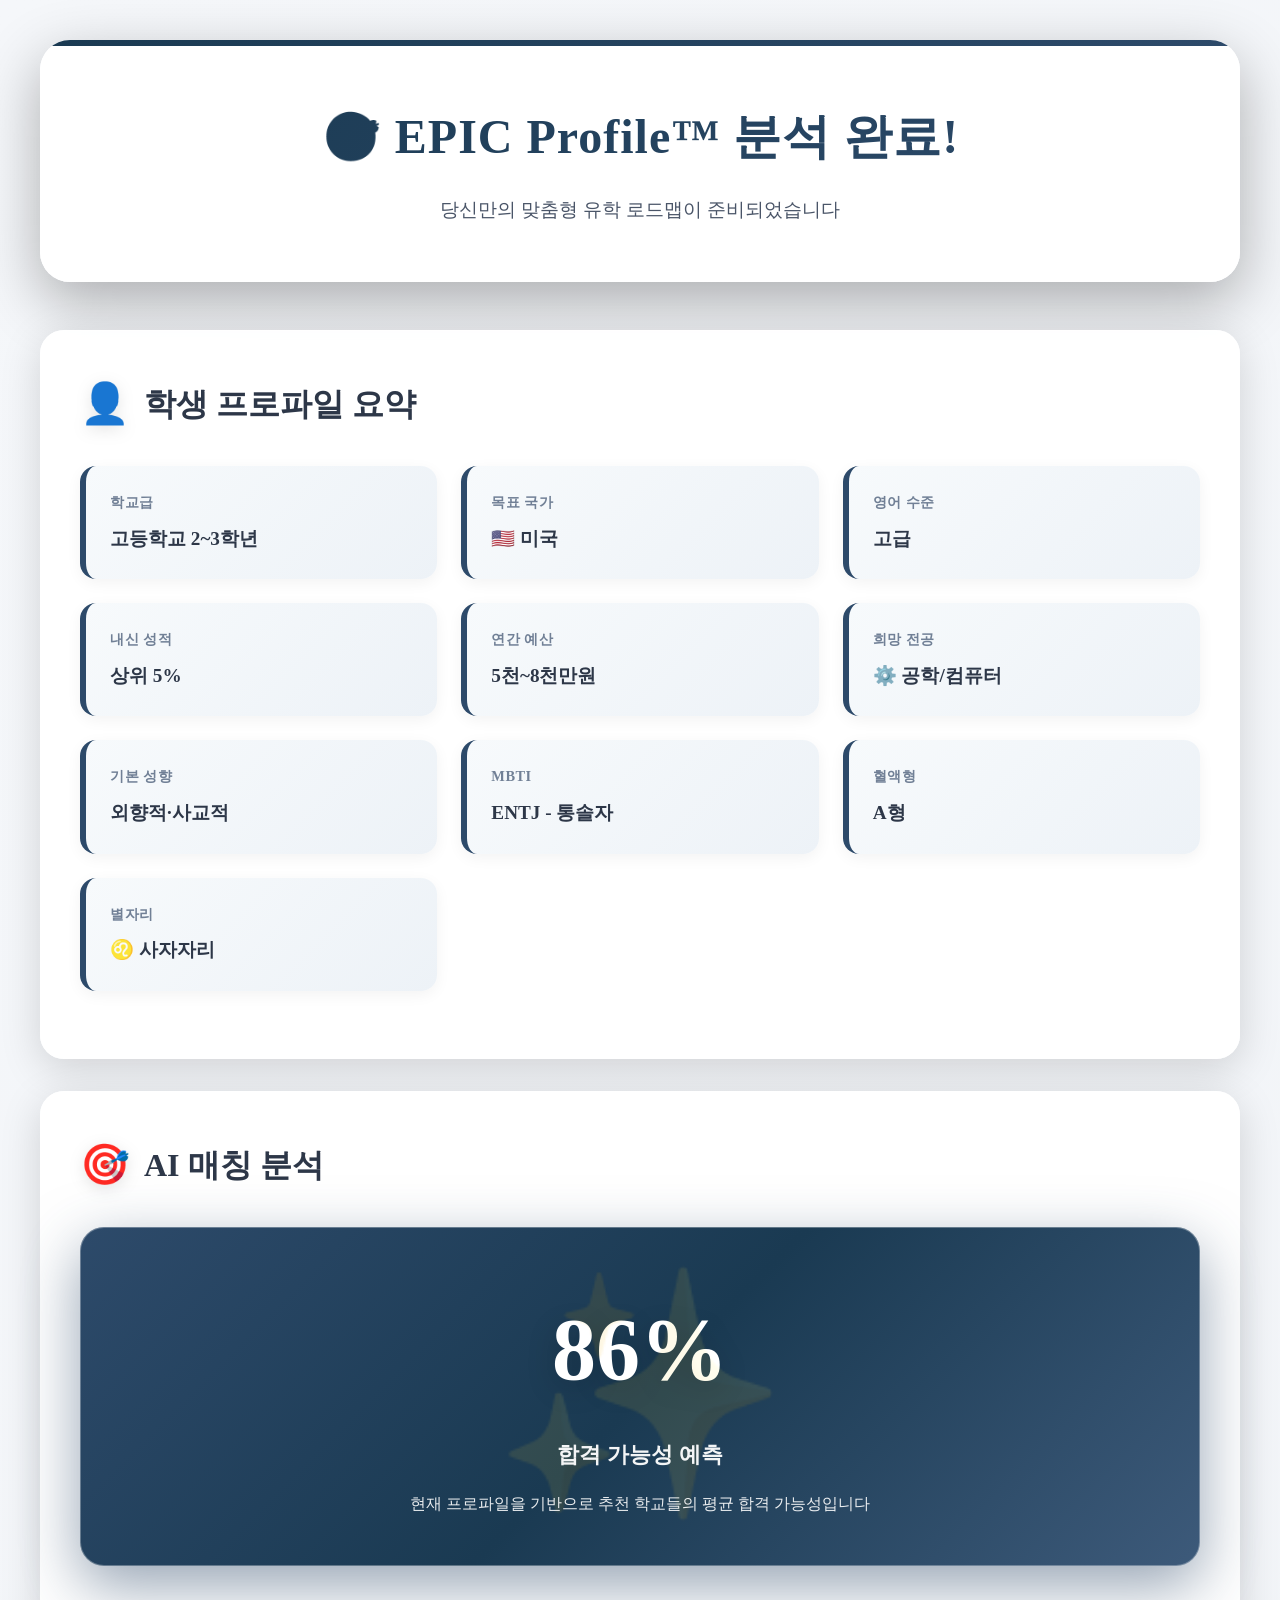
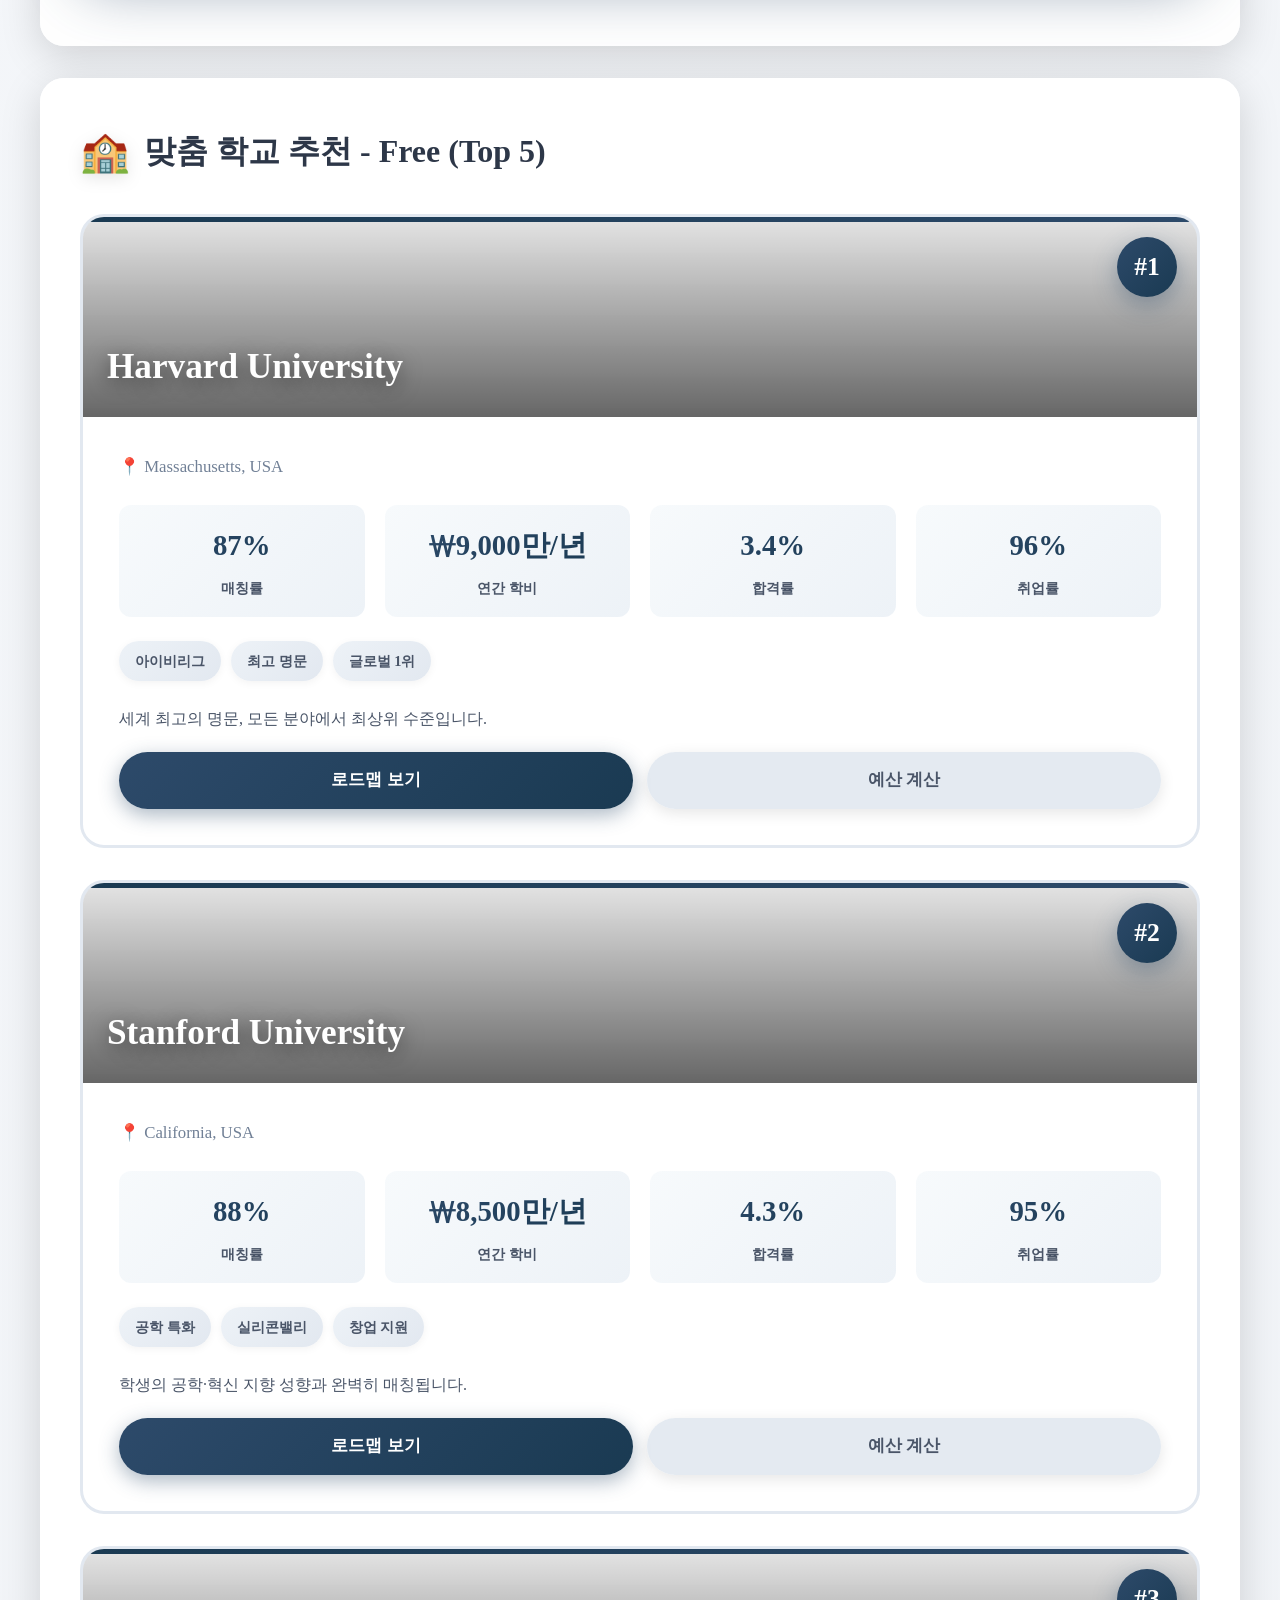
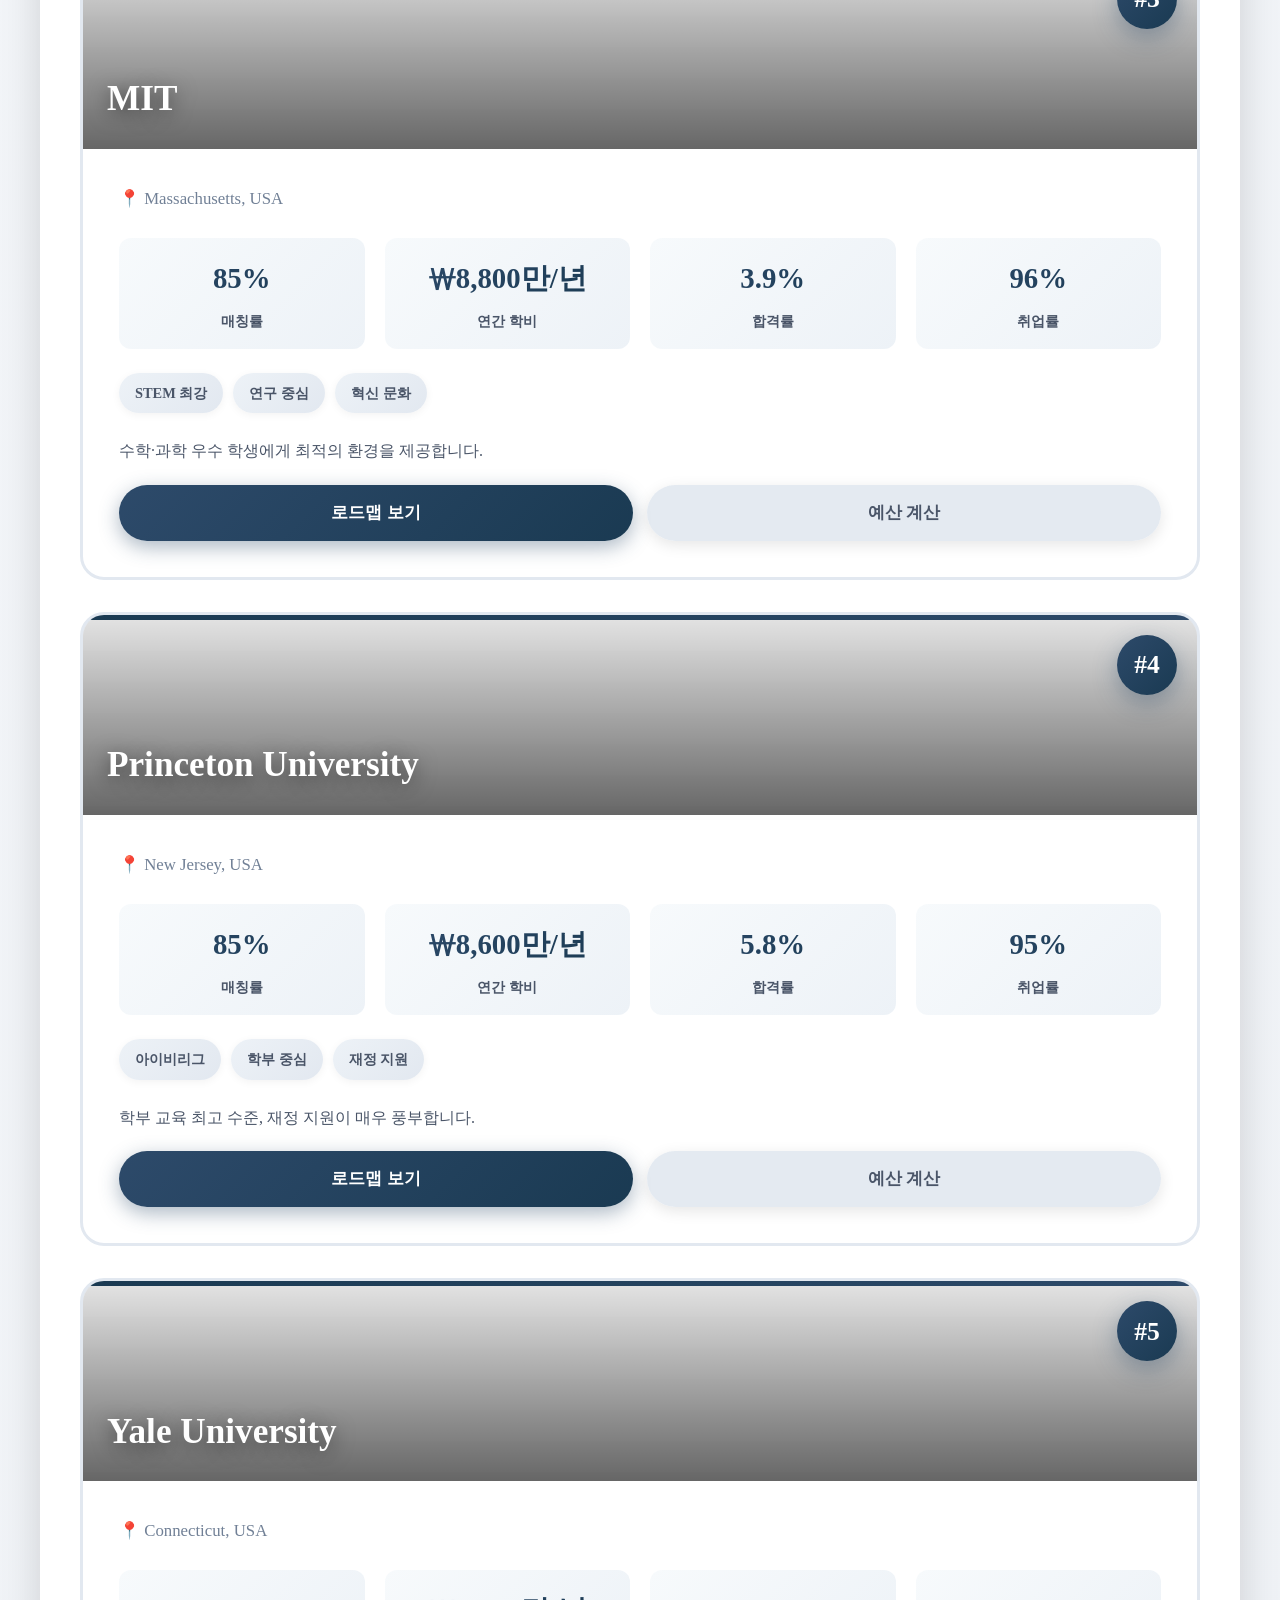
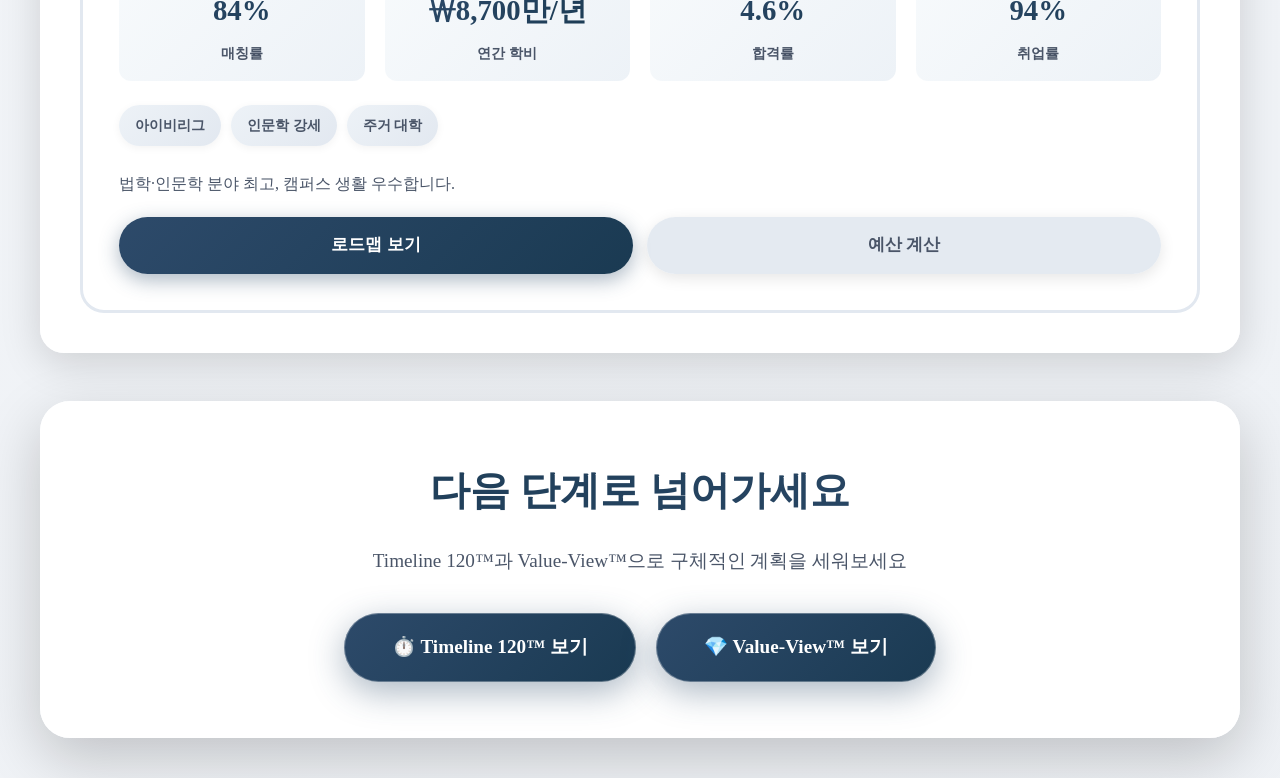
<file: edupath/results.html>
<!DOCTYPE html>
<html lang="ko">
<head>
  <meta charset="UTF-8" />
  <meta name="viewport" content="width=device-width, initial-scale=1.0" />
  <title>AI 분석 결과 - EPIC Profile™ | EPIC</title>
  <link rel="preconnect" href="https://fonts.googleapis.com">
  <link rel="preconnect" href="https://fonts.gstatic.com" crossorigin>
  <link href="https://fonts.googleapis.com/css2?family=Playfair+Display:wght@400;700;900&family=Crimson+Text:wght@400;600;700&display=swap" rel="stylesheet">
  <style>
    * { box-sizing: border-box; margin: 0; padding: 0; }
    
    @keyframes gradientShift {
      0%, 100% { background-position: 0% 50%; }
      50% { background-position: 100% 50%; }
    }
    
    @keyframes fadeInUp {
      from {
        opacity: 0;
        transform: translateY(30px);
      }
      to {
        opacity: 1;
        transform: translateY(0);
      }
    }
    
    @keyframes countUp {
      from { opacity: 0; transform: scale(0.5); }
      to { opacity: 1; transform: scale(1); }
    }
    
    @keyframes shimmer {
      0% { background-position: -1000px 0; }
      100% { background-position: 1000px 0; }
    }
    
    body {
      font-family: 'Times New Roman', 'Malgun Gothic', '맑은 고딕', serif;
      background: linear-gradient(135deg, #f5f7fa 0%, #e8ecf1 50%, #d4dce6 100%);
      background-size: 400% 400%;
      animation: gradientShift 15s ease infinite;
      color: #1a202c;
      line-height: 1.7;
      padding: 40px 20px;
      min-height: 100vh;
    }

    .container {
      max-width: 1200px;
      margin: 0 auto;
    }

    .header {
      background: rgba(255, 255, 255, 0.98);
      backdrop-filter: blur(20px);
      -webkit-backdrop-filter: blur(20px);
      color: #2d3748;
      padding: 56px 40px;
      border-radius: 30px;
      text-align: center;
      margin-bottom: 48px;
      box-shadow: 
        0 20px 60px rgba(0,0,0,0.3),
        0 0 0 1px rgba(255, 255, 255, 0.5) inset;
      animation: fadeInUp 0.8s ease;
      position: relative;
      overflow: hidden;
    }
    
    .header::before {
      content: '';
      position: absolute;
      top: 0;
      left: 0;
      right: 0;
      height: 6px;
      background: linear-gradient(90deg, #1a3a52, #2d4a6a, #46607d, #2d4a6a, #1a3a52);
      background-size: 400% 100%;
      animation: shimmer 3s linear infinite;
    }
    
    .header h1 {
      font-family: 'Times New Roman', '맑은 고딕', serif;
      font-size: 3rem;
      margin-bottom: 16px;
      font-weight: 700;
      background: linear-gradient(135deg, #1a3a52 0%, #2d4a6a 100%);
      -webkit-background-clip: text;
      -webkit-text-fill-color: transparent;
      background-clip: text;
      letter-spacing: 1px;
    }
    .header p {
      font-size: 1.2rem;
      color: #4a5568;
      font-weight: 500;
    }

    .section {
      background: rgba(255, 255, 255, 0.95);
      backdrop-filter: blur(10px);
      -webkit-backdrop-filter: blur(10px);
      border-radius: 24px;
      padding: 40px;
      margin-bottom: 32px;
      box-shadow: 
        0 10px 40px rgba(0,0,0,0.15),
        0 0 0 1px rgba(255, 255, 255, 0.5) inset;
      animation: fadeInUp 0.8s ease;
    }
    .section-title {
      font-family: 'Times New Roman', '맑은 고딕', serif;
      font-size: 2rem;
      font-weight: 700;
      color: #2d3748;
      margin-bottom: 28px;
      display: flex;
      align-items: center;
      gap: 14px;
    }
    .section-icon {
      font-size: 2.5rem;
      filter: drop-shadow(0 4px 8px rgba(0, 0, 0, 0.1));
    }

    /* Profile Summary */
    .profile-grid {
      display: grid;
      grid-template-columns: repeat(auto-fit, minmax(300px, 1fr));
      gap: 24px;
      margin-bottom: 28px;
    }
    .profile-item {
      padding: 24px;
      background: linear-gradient(135deg, #f7fafc 0%, #edf2f7 100%);
      border-radius: 16px;
      border-left: 6px solid #2d4a6a;
      transition: all 0.3s ease;
      box-shadow: 0 4px 15px rgba(0,0,0,0.05);
    }
    .profile-item:hover {
      transform: translateY(-5px);
      box-shadow: 0 8px 25px rgba(45, 74, 106, 0.2);
      border-left-width: 8px;
    }
    .profile-label {
      font-size: 0.9rem;
      color: #718096;
      font-weight: 700;
      text-transform: uppercase;
      margin-bottom: 8px;
      letter-spacing: 0.5px;
    }
    .profile-value {
      font-size: 1.2rem;
      color: #2d3748;
      font-weight: 700;
    }

    /* Match Score */
    .match-score {
      text-align: center;
      padding: 48px 40px;
      background: linear-gradient(135deg, #2d4a6a 0%, #1a3a52 50%, #3d5a7a 100%);
      color: white;
      border-radius: 24px;
      margin-bottom: 40px;
      box-shadow: 
        0 20px 60px rgba(45, 74, 106, 0.5),
        0 0 0 1px rgba(255, 255, 255, 0.3) inset;
      position: relative;
      overflow: hidden;
    }
    
    .match-score::before {
      content: '✨';
      position: absolute;
      font-size: 15rem;
      top: 50%;
      left: 50%;
      transform: translate(-50%, -50%);
      opacity: 0.1;
    }
    
    .match-score-value {
      font-size: 5.5rem;
      font-weight: 900;
      margin-bottom: 12px;
      text-shadow: 0 8px 30px rgba(0, 0, 0, 0.2);
      animation: countUp 1s ease;
    }
    .match-score-label {
      font-size: 1.4rem;
      opacity: 0.95;
      font-weight: 600;
    }
    .match-score p {
      position: relative;
      z-index: 1;
    }

    /* School Cards */
    .schools-grid {
      display: grid;
      gap: 32px;
    }
    .school-card {
      background: rgba(255, 255, 255, 0.95);
      backdrop-filter: blur(10px);
      -webkit-backdrop-filter: blur(10px);
      border: 3px solid #e2e8f0;
      border-radius: 24px;
      padding: 0;
      transition: all 0.4s cubic-bezier(0.175, 0.885, 0.32, 1.275);
      position: relative;
      overflow: hidden;
    }
    
    .school-hero {
      height: 200px;
      background-size: cover;
      background-position: center;
      position: relative;
      overflow: hidden;
    }
    
    .school-hero::before {
      content: '';
      position: absolute;
      top: 0;
      left: 0;
      right: 0;
      bottom: 0;
      background: linear-gradient(180deg, rgba(0,0,0,0.1) 0%, rgba(0,0,0,0.6) 100%);
    }
    
    .school-hero-name {
      font-family: 'Times New Roman', 'Malgun Gothic', '맑은 고딕', serif;
      position: absolute;
      bottom: 20px;
      left: 24px;
      right: 24px;
      color: white;
      font-size: 2.2rem;
      font-weight: 700;
      text-shadow: 0 4px 20px rgba(0, 0, 0, 0.6);
      z-index: 1;
    }
    
    .school-content {
      padding: 36px;
    }
    
    .school-card::before {
      content: '';
      position: absolute;
      top: 0;
      left: 0;
      right: 0;
      height: 5px;
      background: linear-gradient(90deg, #1a3a52, #2d4a6a, #46607d);
      background-size: 200% 100%;
      animation: shimmer 3s linear infinite;
      z-index: 2;
    }
    
    .school-card:hover {
      transform: translateY(-8px) scale(1.02);
      border-color: #2d4a6a;
      box-shadow: 
        0 25px 70px rgba(45, 74, 106, 0.3),
        0 0 0 1px rgba(255, 255, 255, 0.8) inset;
    }
    .school-rank {
      position: absolute;
      top: 20px;
      right: 20px;
      background: linear-gradient(135deg, #2d4a6a 0%, #1a3a52 100%);
      color: white;
      width: 60px;
      height: 60px;
      border-radius: 50%;
      display: flex;
      align-items: center;
      justify-content: center;
      font-weight: 900;
      font-size: 1.6rem;
      box-shadow: 0 8px 25px rgba(45, 74, 106, 0.4);
      z-index: 2;
    }
    .school-header {
      margin-bottom: 24px;
    }
    .school-name {
      font-family: 'Times New Roman', 'Malgun Gothic', '맑은 고딕', serif;
      font-size: 1.9rem;
      font-weight: 700;
      color: #2d3748;
      margin-bottom: 10px;
    }
    .school-location {
      color: #718096;
      font-size: 1.05rem;
      font-weight: 500;
    }
    .school-stats {
      display: grid;
      grid-template-columns: repeat(auto-fit, minmax(140px, 1fr));
      gap: 20px;
      margin-bottom: 24px;
    }
    .stat-item {
      text-align: center;
      padding: 16px;
      background: linear-gradient(135deg, #f7fafc 0%, #edf2f7 100%);
      border-radius: 12px;
      transition: all 0.3s;
    }
    .stat-item:hover {
      background: linear-gradient(135deg, #e6f0f7 0%, #d6e4f0 100%);
      transform: scale(1.05);
    }
    .stat-value {
      font-size: 1.8rem;
      font-weight: 900;
      background: linear-gradient(135deg, #2d4a6a 0%, #1a3a52 100%);
      -webkit-background-clip: text;
      -webkit-text-fill-color: transparent;
      background-clip: text;
      display: block;
    }
    .stat-label {
      font-size: 0.9rem;
      color: #4a5568;
      margin-top: 6px;
      font-weight: 600;
    }
    .school-tags {
      display: flex;
      flex-wrap: wrap;
      gap: 10px;
      margin-bottom: 24px;
    }
    .tag {
      padding: 8px 16px;
      background: linear-gradient(135deg, #edf2f7 0%, #e2e8f0 100%);
      color: #4a5568;
      border-radius: 30px;
      font-size: 0.9rem;
      font-weight: 700;
      transition: all 0.2s;
      box-shadow: 0 2px 8px rgba(0,0,0,0.05);
    }
    .tag:hover {
      background: linear-gradient(135deg, #2d4a6a 0%, #1a3a52 100%);
      color: white;
      transform: scale(1.05);
    }
    .school-actions {
      display: flex;
      gap: 14px;
    }
    .btn {
      flex: 1;
      padding: 14px 28px;
      border: none;
      border-radius: 50px;
      font-size: 1.05rem;
      font-weight: 700;
      cursor: pointer;
      transition: all 0.3s cubic-bezier(0.175, 0.885, 0.32, 1.275);
      text-decoration: none;
      text-align: center;
      display: inline-block;
      box-shadow: 0 4px 15px rgba(0,0,0,0.1);
    }
    .btn-primary {
      background: linear-gradient(135deg, #2d4a6a 0%, #1a3a52 100%);
      color: white;
      box-shadow: 0 6px 20px rgba(45, 74, 106, 0.4);
    }
    .btn-primary:hover {
      transform: translateY(-4px) scale(1.03);
      box-shadow: 0 10px 30px rgba(45, 74, 106, 0.5);
    }
    .btn-secondary {
      background: rgba(226, 232, 240, 0.9);
      color: #4a5568;
    }
    .btn-secondary:hover {
      background: rgba(203, 213, 224, 1);
      transform: translateY(-3px);
      box-shadow: 0 8px 20px rgba(0,0,0,0.15);
    }

    /* Action Buttons */
    .cta-section {
      text-align: center;
      padding: 56px 40px;
      background: rgba(255, 255, 255, 0.95);
      backdrop-filter: blur(20px);
      -webkit-backdrop-filter: blur(20px);
      color: #2d3748;
      border-radius: 30px;
      margin-top: 48px;
      box-shadow: 
        0 20px 60px rgba(0,0,0,0.2),
        0 0 0 1px rgba(255, 255, 255, 0.5) inset;
      animation: fadeInUp 0.8s ease 0.4s backwards;
    }
    .cta-section h2 {
      font-family: 'Times New Roman', '맑은 고딕', serif;
      font-size: 2.5rem;
      margin-bottom: 20px;
      font-weight: 700;
      background: linear-gradient(135deg, #1a3a52 0%, #2d4a6a 100%);
      -webkit-background-clip: text;
      -webkit-text-fill-color: transparent;
      background-clip: text;
    }
    .cta-section p {
      font-size: 1.2rem;
      margin-bottom: 36px;
      color: #4a5568;
    }
    .cta-buttons {
      display: flex;
      gap: 20px;
      justify-content: center;
      flex-wrap: wrap;
    }
    .cta-btn {
      padding: 18px 48px;
      background: linear-gradient(135deg, #2d4a6a 0%, #1a3a52 100%);
      color: white;
      text-decoration: none;
      border-radius: 50px;
      font-size: 1.2rem;
      font-weight: 700;
      transition: all 0.4s cubic-bezier(0.175, 0.885, 0.32, 1.275);
      display: inline-block;
      box-shadow: 
        0 10px 35px rgba(45, 74, 106, 0.4),
        0 0 0 1px rgba(255, 255, 255, 0.3) inset;
    }
    .cta-btn:hover {
      transform: translateY(-5px) scale(1.05);
      box-shadow: 
        0 20px 50px rgba(45, 74, 106, 0.5),
        0 0 0 1px rgba(255, 255, 255, 0.5) inset;
    }

    @media (max-width: 768px) {
      body { padding: 20px 10px; }
      .header {
        padding: 40px 28px;
      }
      .header h1 { font-size: 2.2rem; }
      .section-title { font-size: 1.6rem; }
      .match-score-value { font-size: 4rem; }
      .cta-buttons {
        flex-direction: column;
      }
      .cta-btn {
        width: 100%;
      }
    }
  </style>
</head>
<body>
  <div class="container">
    <div class="header">
      <h1>🎯 EPIC Profile™ 분석 완료!</h1>
      <p>당신만의 맞춤형 유학 로드맵이 준비되었습니다</p>
    </div>

    <!-- Profile Summary -->
    <div class="section">
      <h2 class="section-title">
        <span class="section-icon">👤</span>
        학생 프로파일 요약
      </h2>
      <div class="profile-grid" id="profileGrid"></div>
    </div>

    <!-- Match Analysis -->
    <div class="section">
      <h2 class="section-title">
        <span class="section-icon">🎯</span>
        AI 매칭 분석
      </h2>
      <div class="match-score">
        <div class="match-score-value" id="matchScore">85%</div>
        <div class="match-score-label">합격 가능성 예측</div>
        <p style="margin-top: 16px; font-size: 1rem; opacity: 0.9;">
          현재 프로파일을 기반으로 추천 학교들의 평균 합격 가능성입니다
        </p>
      </div>
    </div>

    <!-- Recommended Schools -->
    <div class="section">
      <h2 class="section-title" id="schoolsTitle">
        <span class="section-icon">🏫</span>
        맞춤 학교 추천
      </h2>
      <div class="schools-grid" id="schoolsGrid"></div>
    </div>

    <!-- CTA Section -->
    <div class="cta-section">
      <h2>다음 단계로 넘어가세요</h2>
      <p>Timeline 120™과 Value-View™으로 구체적인 계획을 세워보세요</p>
      <div class="cta-buttons">
        <a href="roadmap.html" class="cta-btn">⏱️ Timeline 120™ 보기</a>
        <a href="budget.html" class="cta-btn">💎 Value-View™ 보기</a>
      </div>
    </div>
  </div>

  <script>
    // Load profile data
    let profileData = JSON.parse(localStorage.getItem('edupath_profile') || '{}');
    
    // 데이터가 없으면 샘플 데이터 사용
    if (Object.keys(profileData).length === 0) {
      profileData = {
        q1: 'high_late',
        q2: 'usa',
        q3: 'advanced',
        q4: 'top5',
        q5: '50to80m',
        q6: 'engineering',
        q7: 'outgoing',
        q7_mbti: 'ENTJ',
        q7_blood: 'A',
        q7_zodiac: 'leo'
      };
    }

    // Profile labels
    const profileLabels = {
      q1: { label: '학교급', values: {
        elementary: '초등 4~6학년',
        middle: '중학교 1~3학년',
        high_early: '고등학교 1학년',
        high_late: '고등학교 2~3학년'
      }},
      q2: { label: '목표 국가', values: {
        usa: '🇺🇸 미국', uk: '🇬🇧 영국', canada: '🇨🇦 캐나다',
        australia: '🇦🇺 호주', singapore: '🇸🇬 싱가포르'
      }},
      q3: { label: '영어 수준', values: {
        beginner: '기초', intermediate: '중급',
        advanced: '고급', native: '원어민 수준'
      }},
      q4: { label: '내신 성적', values: {
        top5: '상위 5%', top20: '상위 5~20%',
        top50: '상위 20~50%', below50: '상위 50% 이하'
      }},
      q5: { label: '연간 예산', values: {
        under50m: '5천만원 미만', '50to80m': '5천~8천만원',
        '80to1b': '8천만원~1억원', over1b: '1억원 이상'
      }},
      q6: { label: '희망 전공', values: {
        business: '💼 경영/경제', engineering: '⚙️ 공학/컴퓨터',
        science: '🔬 자연과학/의학', humanities: '📚 인문/사회',
        arts: '🎨 예체능', undecided: '미정'
      }},
      q7: { label: '기본 성향', values: {
        outgoing: '외향적·사교적', balanced: '균형잡힌 성격', 
        introverted: '내향적·집중형'
      }},
      q7_mbti: { label: 'MBTI', values: {
        ISTJ: 'ISTJ - 논리주의자', ISFJ: 'ISFJ - 수호자',
        INFJ: 'INFJ - 옹호자', INTJ: 'INTJ - 건축가',
        ISTP: 'ISTP - 장인', ISFP: 'ISFP - 모험가',
        INFP: 'INFP - 중재자', INTP: 'INTP - 논리술사',
        ESTP: 'ESTP - 사업가', ESFP: 'ESFP - 연예인',
        ENFP: 'ENFP - 활동가', ENTP: 'ENTP - 변론가',
        ESTJ: 'ESTJ - 경영자', ESFJ: 'ESFJ - 집정관',
        ENFJ: 'ENFJ - 선도자', ENTJ: 'ENTJ - 통솔자',
        unknown: '미입력'
      }},
      q7_blood: { label: '혈액형', values: {
        A: 'A형', B: 'B형', O: 'O형', AB: 'AB형', unknown: '미입력'
      }},
      q7_zodiac: { label: '별자리', values: {
        aries: '♈ 양자리', taurus: '♉ 황소자리',
        gemini: '♊ 쌍둥이자리', cancer: '♋ 게자리',
        leo: '♌ 사자자리', virgo: '♍ 처녀자리',
        libra: '♎ 천칭자리', scorpio: '♏ 전갈자리',
        sagittarius: '♐ 사수자리', capricorn: '♑ 염소자리',
        aquarius: '♒ 물병자리', pisces: '♓ 물고기자리',
        unknown: '미입력'
      }}
    };

    // Render profile summary
    const profileGrid = document.getElementById('profileGrid');
    ['q1', 'q2', 'q3', 'q4', 'q5', 'q6', 'q7', 'q7_mbti', 'q7_blood', 'q7_zodiac'].forEach(key => {
      const item = profileLabels[key];
      let value = profileData[key];
      
      if (Array.isArray(value)) {
        value = value.map(v => item.values[v]).join(', ');
      } else {
        value = item.values[value] || value || 'N/A';
      }

      profileGrid.innerHTML += `
        <div class="profile-item">
          <div class="profile-label">${item.label}</div>
          <div class="profile-value">${value}</div>
        </div>
      `;
    });

    // 국가별 대학 Pool
    const schoolsByCountry = {
      usa: [
        {
          name: 'Harvard University',
          location: 'Massachusetts, USA',
          matchRate: 87,
          tuition: '₩9,000만/년',
          acceptance: '3.4%',
          employment: '96%',
          tags: ['아이비리그', '최고 명문', '글로벌 1위'],
          description: '세계 최고의 명문, 모든 분야에서 최상위 수준입니다.',
          image: 'https://images.unsplash.com/photo-1519750783826-e2420f4d687f?w=800&q=80'
        },
        {
          name: 'Stanford University',
          location: 'California, USA',
          matchRate: 88,
          tuition: '₩8,500만/년',
          acceptance: '4.3%',
          employment: '95%',
          tags: ['공학 특화', '실리콘밸리', '창업 지원'],
          description: '학생의 공학·혁신 지향 성향과 완벽히 매칭됩니다.',
          image: 'https://images.unsplash.com/photo-1501594907352-04cda38ebc29?w=800&q=80'
        },
        {
          name: 'MIT',
          location: 'Massachusetts, USA',
          matchRate: 85,
          tuition: '₩8,800만/년',
          acceptance: '3.9%',
          employment: '96%',
          tags: ['STEM 최강', '연구 중심', '혁신 문화'],
          description: '수학·과학 우수 학생에게 최적의 환경을 제공합니다.',
          image: 'https://images.unsplash.com/photo-1564981797816-1043664bf78d?w=800&q=80'
        },
        {
          name: 'Princeton University',
          location: 'New Jersey, USA',
          matchRate: 85,
          tuition: '₩8,600만/년',
          acceptance: '5.8%',
          employment: '95%',
          tags: ['아이비리그', '학부 중심', '재정 지원'],
          description: '학부 교육 최고 수준, 재정 지원이 매우 풍부합니다.',
          image: 'https://images.unsplash.com/photo-1562774053-701939374585?w=800&q=80'
        },
        {
          name: 'Yale University',
          location: 'Connecticut, USA',
          matchRate: 84,
          tuition: '₩8,700만/년',
          acceptance: '4.6%',
          employment: '94%',
          tags: ['아이비리그', '인문학 강세', '주거 대학'],
          description: '법학·인문학 분야 최고, 캠퍼스 생활 우수합니다.',
          image: 'https://images.unsplash.com/photo-1607013251379-e6eecfffe234?w=800&q=80'
        },
        {
          name: 'Columbia University',
          location: 'New York, USA',
          matchRate: 83,
          tuition: '₩8,900만/년',
          acceptance: '5.1%',
          employment: '93%',
          tags: ['아이비리그', '뉴욕', '글로벌 네트워크'],
          description: '도심 속 세계적 명문, 금융·비즈니스에 강점이 있습니다.',
          image: 'https://images.unsplash.com/photo-1541339907198-e08756dedf3f?w=800&q=80'
        },
        {
          name: 'CalTech',
          location: 'California, USA',
          matchRate: 86,
          tuition: '₩8,200만/년',
          acceptance: '6.4%',
          employment: '95%',
          tags: ['STEM 최강', '소규모 엘리트', 'NASA 협력'],
          description: '과학·공학 분야 세계 최고 수준의 소규모 엘리트 대학입니다.',
          image: 'https://images.unsplash.com/photo-1562774053-701939374585?w=800&q=80'
        },
        {
          name: 'University of Pennsylvania',
          location: 'Pennsylvania, USA',
          matchRate: 82,
          tuition: '₩8,800만/년',
          acceptance: '6.5%',
          employment: '94%',
          tags: ['아이비리그', 'Wharton 경영', '실용주의'],
          description: '비즈니스·금융 분야 최고의 Wharton을 보유한 명문입니다.',
          image: 'https://images.unsplash.com/photo-1571260899304-425eee4c7efc?w=800&q=80'
        },
        {
          name: 'Duke University',
          location: 'North Carolina, USA',
          matchRate: 81,
          tuition: '₩8,300만/년',
          acceptance: '8.9%',
          employment: '93%',
          tags: ['남부 명문', '의학/공학', '스포츠 문화'],
          description: '의학·공학 분야 우수하고 활기찬 캠퍼스 문화를 자랑합니다.',
          image: 'https://images.unsplash.com/photo-1598886753193-6be90bf5d9b7?w=800&q=80'
        },
        {
          name: 'UC Berkeley',
          location: 'California, USA',
          matchRate: 82,
          tuition: '₩6,200만/년',
          acceptance: '14.5%',
          employment: '92%',
          tags: ['주립대', '높은 가성비', '다양성'],
          description: '예산과 학업 수준의 균형이 탁월한 선택입니다.',
          image: 'https://images.unsplash.com/photo-1610878722345-79c5eaf6a48c?w=800&q=80'
        },
        {
          name: 'Northwestern University',
          location: 'Illinois, USA',
          matchRate: 80,
          tuition: '₩8,500만/년',
          acceptance: '9.1%',
          employment: '92%',
          tags: ['저널리즘', '경영', '연극/무용'],
          description: '저널리즘·경영·예술 분야에서 특히 강세를 보입니다.',
          image: 'https://images.unsplash.com/photo-1498243691581-b145c3f54a5a?w=800&q=80'
        },
        {
          name: 'Johns Hopkins University',
          location: 'Maryland, USA',
          matchRate: 81,
          tuition: '₩8,400만/년',
          acceptance: '11.5%',
          employment: '93%',
          tags: ['의학 1위', '연구 중심', '공중보건'],
          description: '의학·공중보건 분야 세계 최고 명문입니다.',
          image: 'https://images.unsplash.com/photo-1564981797816-1043664bf78d?w=800&q=80'
        },
        {
          name: 'Carnegie Mellon',
          location: 'Pennsylvania, USA',
          matchRate: 80,
          tuition: '₩8,100만/년',
          acceptance: '11.3%',
          employment: '94%',
          tags: ['CS 특화', '실무 중심', '취업률 우수'],
          description: '컴퓨터과학 희망 학생에게 강력히 추천합니다.',
          image: 'https://images.unsplash.com/photo-1607237138185-eedd9c632b0b?w=800&q=80'
        },
        {
          name: 'Cornell University',
          location: 'New York, USA',
          matchRate: 79,
          tuition: '₩8,400만/년',
          acceptance: '10.7%',
          employment: '92%',
          tags: ['아이비리그', '호텔경영', '농학/생명'],
          description: '실용 학문과 이론을 결합한 종합 연구 대학입니다.',
          image: 'https://images.unsplash.com/photo-1517486808906-6ca8b3f04846?w=800&q=80'
        },
        {
          name: 'Brown University',
          location: 'Rhode Island, USA',
          matchRate: 78,
          tuition: '₩8,500만/년',
          acceptance: '7.7%',
          employment: '91%',
          tags: ['아이비리그', 'Open Curriculum', '자유로운 학풍'],
          description: '개방형 커리큘럼으로 자유로운 학문 탐구가 가능합니다.',
          image: 'https://images.unsplash.com/photo-1541339907198-e08756dedf3f?w=800&q=80'
        },
        {
          name: 'Dartmouth College',
          location: 'New Hampshire, USA',
          matchRate: 77,
          tuition: '₩8,300만/년',
          acceptance: '9.2%',
          employment: '92%',
          tags: ['아이비리그', '학부 중심', '밀착 교육'],
          description: '학부생 중심의 교육과 강한 동문 네트워크를 자랑합니다.',
          image: 'https://images.unsplash.com/photo-1523050854058-8df90110c9f1?w=800&q=80'
        },
        {
          name: 'University of Chicago',
          location: 'Illinois, USA',
          matchRate: 83,
          tuition: '₩8,700만/년',
          acceptance: '7.3%',
          employment: '93%',
          tags: ['경제학 1위', '지적 분위기', '노벨상 배출'],
          description: '경제학·사회과학 분야 최고, 학문적 깊이가 탁월합니다.',
          image: 'https://images.unsplash.com/photo-1562774053-701939374585?w=800&q=80'
        },
        {
          name: 'Vanderbilt University',
          location: 'Tennessee, USA',
          matchRate: 77,
          tuition: '₩8,100만/년',
          acceptance: '11.6%',
          employment: '91%',
          tags: ['남부 명문', '의학/교육', '학생 만족도'],
          description: '남부 최고 사립대, 의학·교육학 분야가 우수합니다.',
          image: 'https://images.unsplash.com/photo-1541339907198-e08756dedf3f?w=800&q=80'
        },
        {
          name: 'Rice University',
          location: 'Texas, USA',
          matchRate: 79,
          tuition: '₩7,900만/년',
          acceptance: '11%',
          employment: '92%',
          tags: ['소규모', '공학 우수', '높은 만족도'],
          description: '소규모 엘리트 대학, 공학과 자연과학이 강세입니다.',
          image: 'https://images.unsplash.com/photo-1517486808906-6ca8b3f04846?w=800&q=80'
        },
        {
          name: 'UCLA',
          location: 'California, USA',
          matchRate: 78,
          tuition: '₩6,000만/년',
          acceptance: '12.3%',
          employment: '90%',
          tags: ['UC 명문', 'LA 위치', '예체능 강세'],
          description: 'LA의 중심, 영화·예술과 STEM 분야 모두 우수합니다.',
          image: 'https://images.unsplash.com/photo-1562774053-701939374585?w=800&q=80'
        },
        {
          name: 'University of Michigan',
          location: 'Michigan, USA',
          matchRate: 77,
          tuition: '₩6,800만/년',
          acceptance: '23%',
          employment: '90%',
          tags: ['주립 명문', '공학/비즈니스', '스포츠'],
          description: '주립대 최고 수준, 공학·비즈니스 모두 강세입니다.',
          image: 'https://images.unsplash.com/photo-1519750783826-e2420f4d687f?w=800&q=80'
        },
        {
          name: 'University of Virginia',
          location: 'Virginia, USA',
          matchRate: 76,
          tuition: '₩6,500만/년',
          acceptance: '21%',
          employment: '89%',
          tags: ['공립 아이비', '역사', '명예 제도'],
          description: '공립 명문의 표본, 전통적 대학 문화를 자랑합니다.',
          image: 'https://images.unsplash.com/photo-1541339907198-e08756dedf3f?w=800&q=80'
        },
        {
          name: 'Emory University',
          location: 'Georgia, USA',
          matchRate: 75,
          tuition: '₩7,800만/년',
          acceptance: '16%',
          employment: '89%',
          tags: ['의학 명문', 'CDC 인근', '연구 자금'],
          description: '의학·공중보건 분야 강세, CDC와 협력 관계입니다.',
          image: 'https://images.unsplash.com/photo-1523050854058-8df90110c9f1?w=800&q=80'
        },
        {
          name: 'Georgetown University',
          location: 'Washington DC, USA',
          matchRate: 76,
          tuition: '₩8,000만/년',
          acceptance: '15%',
          employment: '90%',
          tags: ['외교/정치', '국제관계', 'DC 위치'],
          description: '외교·국제관계 분야 최고, 워싱턴 DC의 중심에 위치합니다.',
          image: 'https://images.unsplash.com/photo-1498243691581-b145c3f54a5a?w=800&q=80'
        },
        {
          name: 'University of Southern California',
          location: 'California, USA',
          matchRate: 74,
          tuition: '₩8,200만/년',
          acceptance: '16%',
          employment: '89%',
          tags: ['영화/미디어', 'LA', '동문 네트워크'],
          description: 'LA 중심의 종합 명문, 영화·미디어 분야 세계 최고입니다.',
          image: 'https://images.unsplash.com/photo-1607237138185-eedd9c632b0b?w=800&q=80'
        },
        {
          name: 'UC San Diego',
          location: 'California, USA',
          matchRate: 76,
          tuition: '₩5,800만/년',
          acceptance: '34%',
          employment: '88%',
          tags: ['연구 중심', '생명과학', '해양 인근'],
          description: '생명과학·공학 연구가 우수하고 기후가 쾌적합니다.',
          image: 'https://images.unsplash.com/photo-1562774053-701939374585?w=800&q=80'
        },
        {
          name: 'Georgia Institute of Technology',
          location: 'Georgia, USA',
          matchRate: 77,
          tuition: '₩5,600만/년',
          acceptance: '21%',
          employment: '93%',
          tags: ['공학 특화', '가성비', '취업 우수'],
          description: '공학 특화 주립대, 취업률과 가성비가 매우 우수합니다.',
          image: 'https://images.unsplash.com/photo-1519750783826-e2420f4d687f?w=800&q=80'
        },
        {
          name: 'NYU',
          location: 'New York, USA',
          matchRate: 72,
          tuition: '₩7,900만/년',
          acceptance: '20.1%',
          employment: '87%',
          tags: ['뉴욕 중심', '예술/비즈니스', '글로벌'],
          description: '뉴욕의 심장부, 예술·비즈니스·법학 분야가 강세입니다.',
          image: 'https://images.unsplash.com/photo-1541339907198-e08756dedf3f?w=800&q=80'
        },
        {
          name: 'Notre Dame',
          location: 'Indiana, USA',
          matchRate: 76,
          tuition: '₩8,000만/년',
          acceptance: '18%',
          employment: '90%',
          tags: ['가톨릭 명문', '동문 네트워크', '전통'],
          description: '강한 공동체 문화와 우수한 동문 네트워크를 자랑합니다.',
          image: 'https://images.unsplash.com/photo-1523050854058-8df90110c9f1?w=800&q=80'
        },
        {
          name: 'UNC Chapel Hill',
          location: 'North Carolina, USA',
          matchRate: 74,
          tuition: '₩5,400만/년',
          acceptance: '23%',
          employment: '88%',
          tags: ['주립 명문', '균형잡힌 교육', '생활비 저렴'],
          description: '주립대 최고 수준, 학문과 생활의 균형이 우수합니다.',
          image: 'https://images.unsplash.com/photo-1517486808906-6ca8b3f04846?w=800&q=80'
        },
        {
          name: 'University of Texas Austin',
          location: 'Texas, USA',
          matchRate: 75,
          tuition: '₩5,700만/년',
          acceptance: '32%',
          employment: '89%',
          tags: ['공학/비즈니스', '텍사스', '창업 문화'],
          description: '공학·비즈니스 우수, 오스틴의 활기찬 창업 문화가 매력적입니다.',
          image: 'https://images.unsplash.com/photo-1562774053-701939374585?w=800&q=80'
        },
        {
          name: 'UIUC',
          location: 'Illinois, USA',
          matchRate: 76,
          tuition: '₩5,900만/년',
          acceptance: '60%',
          employment: '90%',
          tags: ['CS 명문', '공학 우수', '합격률 높음'],
          description: '컴퓨터과학 분야 최고 수준, 합격 가능성이 높습니다.',
          image: 'https://images.unsplash.com/photo-1519750783826-e2420f4d687f?w=800&q=80'
        },
        {
          name: 'University of Washington',
          location: 'Washington, USA',
          matchRate: 75,
          tuition: '₩5,500만/년',
          acceptance: '56%',
          employment: '88%',
          tags: ['연구 중심', 'CS/의학', '시애틀'],
          description: '시애틀의 연구 명문, CS·의학 분야가 강세입니다.',
          image: 'https://images.unsplash.com/photo-1541339907198-e08756dedf3f?w=800&q=80'
        },
        {
          name: 'UC Irvine',
          location: 'California, USA',
          matchRate: 73,
          tuition: '₩5,400만/년',
          acceptance: '29%',
          employment: '86%',
          tags: ['안전한 지역', '아시아 커뮤니티', '신흥 명문'],
          description: 'OC 지역의 안전한 환경과 우수한 학업 분위기를 제공합니다.',
          image: 'https://images.unsplash.com/photo-1517486808906-6ca8b3f04846?w=800&q=80'
        },
        {
          name: 'UC Davis',
          location: 'California, USA',
          matchRate: 72,
          tuition: '₩5,300만/년',
          acceptance: '49%',
          employment: '85%',
          tags: ['농학/수의학', '환경', '연구 중심'],
          description: '농학·수의학·환경과학 분야 세계 최고 수준입니다.',
          image: 'https://images.unsplash.com/photo-1562774053-701939374585?w=800&q=80'
        },
        {
          name: 'UC Santa Barbara',
          location: 'California, USA',
          matchRate: 73,
          tuition: '₩5,500만/년',
          acceptance: '37%',
          employment: '86%',
          tags: ['해변 캠퍼스', '물리학', '캠퍼스 라이프'],
          description: '아름다운 해변 캠퍼스, 물리학 분야가 특히 강세입니다.',
          image: 'https://images.unsplash.com/photo-1523050854058-8df90110c9f1?w=800&q=80'
        },
        {
          name: 'Boston University',
          location: 'Massachusetts, USA',
          matchRate: 71,
          tuition: '₩7,600만/년',
          acceptance: '25%',
          employment: '87%',
          tags: ['보스턴', '커뮤니케이션', '도심 캠퍼스'],
          description: '보스턴 중심의 도심형 대학, 커뮤니케이션 분야 우수합니다.',
          image: 'https://images.unsplash.com/photo-1498243691581-b145c3f54a5a?w=800&q=80'
        },
        {
          name: 'Tufts University',
          location: 'Massachusetts, USA',
          matchRate: 74,
          tuition: '₩7,900만/년',
          acceptance: '16%',
          employment: '89%',
          tags: ['국제관계', '의학', '소규모'],
          description: '국제관계·의학 분야 강세, 소규모 밀착 교육이 특징입니다.',
          image: 'https://images.unsplash.com/photo-1541339907198-e08756dedf3f?w=800&q=80'
        },
        {
          name: 'University of Rochester',
          location: 'New York, USA',
          matchRate: 72,
          tuition: '₩7,500만/년',
          acceptance: '41%',
          employment: '86%',
          tags: ['광학/음악', '연구 중심', '장학금 풍부'],
          description: '광학·의학·음악 분야가 우수하고 장학금 지원이 후합니다.',
          image: 'https://images.unsplash.com/photo-1517486808906-6ca8b3f04846?w=800&q=80'
        },
        {
          name: 'Northeastern University',
          location: 'Massachusetts, USA',
          matchRate: 70,
          tuition: '₩7,400만/년',
          acceptance: '20%',
          employment: '91%',
          tags: ['Co-op 최강', '취업 중심', '글로벌 캠퍼스'],
          description: 'Co-op 프로그램으로 유명, 취업률이 매우 높습니다.',
          image: 'https://images.unsplash.com/photo-1562774053-701939374585?w=800&q=80'
        },
        {
          name: 'Boston College',
          location: 'Massachusetts, USA',
          matchRate: 73,
          tuition: '₩7,700만/년',
          acceptance: '23.7%',
          employment: '88%',
          tags: ['가톨릭', '인문 교육', '캠퍼스 우수'],
          description: '가톨릭 전통의 인문 교육, 아름다운 캠퍼스를 자랑합니다.',
          image: 'https://images.unsplash.com/photo-1523050854058-8df90110c9f1?w=800&q=80'
        },
        {
          name: 'Rensselaer Polytechnic Institute',
          location: 'New York, USA',
          matchRate: 71,
          tuition: '₩7,300만/년',
          acceptance: '53%',
          employment: '87%',
          tags: ['공학 전문', '역사적', '게임 디자인'],
          description: '미국 최초 공학 대학, 게임 디자인 등 혁신 분야 우수합니다.',
          image: 'https://images.unsplash.com/photo-1517486808906-6ca8b3f04846?w=800&q=80'
        },
        {
          name: 'Case Western Reserve',
          location: 'Ohio, USA',
          matchRate: 70,
          tuition: '₩7,200만/년',
          acceptance: '30%',
          employment: '86%',
          tags: ['의학/공학', '연구 중심', '클리블랜드'],
          description: '의학·공학 연구가 우수하고 장학금 지원이 좋습니다.',
          image: 'https://images.unsplash.com/photo-1562774053-701939374585?w=800&q=80'
        },
        {
          name: 'WPI (Worcester Polytechnic)',
          location: 'Massachusetts, USA',
          matchRate: 69,
          tuition: '₩7,100만/년',
          acceptance: '57%',
          employment: '89%',
          tags: ['공학 전문', '프로젝트 중심', '실무형'],
          description: '프로젝트 기반 공학 교육, 실무 경험이 풍부합니다.',
          image: 'https://images.unsplash.com/photo-1519750783826-e2420f4d687f?w=800&q=80'
        },
        {
          name: 'Penn State University',
          location: 'Pennsylvania, USA',
          matchRate: 70,
          tuition: '₩5,200만/년',
          acceptance: '55%',
          employment: '85%',
          tags: ['주립 대형', '공학 우수', '동문 네트워크'],
          description: '대형 주립대, 공학과 동문 네트워크가 강력합니다.',
          image: 'https://images.unsplash.com/photo-1541339907198-e08756dedf3f?w=800&q=80'
        },
        {
          name: 'Ohio State University',
          location: 'Ohio, USA',
          matchRate: 68,
          tuition: '₩5,100만/년',
          acceptance: '57%',
          employment: '84%',
          tags: ['대형 주립', '연구 자금', '다양한 전공'],
          description: '대형 연구 중심 주립대, 전공 선택의 폭이 매우 넓습니다.',
          image: 'https://images.unsplash.com/photo-1517486808906-6ca8b3f04846?w=800&q=80'
        },
        {
          name: 'Purdue University',
          location: 'Indiana, USA',
          matchRate: 71,
          tuition: '₩5,400만/년',
          acceptance: '53%',
          employment: '88%',
          tags: ['공학 명문', '항공우주', '실무형'],
          description: '항공우주·기계공학 분야 최고, 실무형 교육이 강점입니다.',
          image: 'https://images.unsplash.com/photo-1562774053-701939374585?w=800&q=80'
        },
        {
          name: 'University of Wisconsin-Madison',
          location: 'Wisconsin, USA',
          matchRate: 72,
          tuition: '₩5,300만/년',
          acceptance: '60%',
          employment: '86%',
          tags: ['주립 명문', '연구 중심', '생활 환경'],
          description: '연구 역량 우수한 주립 명문, 생활 환경이 좋습니다.',
          image: 'https://images.unsplash.com/photo-1523050854058-8df90110c9f1?w=800&q=80'
        },
        {
          name: 'University of Florida',
          location: 'Florida, USA',
          matchRate: 70,
          tuition: '₩4,900만/년',
          acceptance: '37%',
          employment: '85%',
          tags: ['따뜻한 기후', '생활비 저렴', '종합 대학'],
          description: '플로리다의 쾌적한 기후와 합리적 비용이 장점입니다.',
          image: 'https://images.unsplash.com/photo-1517486808906-6ca8b3f04846?w=800&q=80'
        },
        {
          name: 'University of Maryland',
          location: 'Maryland, USA',
          matchRate: 69,
          tuition: '₩5,600만/년',
          acceptance: '51%',
          employment: '84%',
          tags: ['DC 인근', 'CS 우수', '정부 협력'],
          description: 'DC 인근의 연구 중심 주립대, CS와 정부 협력이 강점입니다.',
          image: 'https://images.unsplash.com/photo-1562774053-701939374585?w=800&q=80'
        },
        {
          name: 'Rutgers University',
          location: 'New Jersey, USA',
          matchRate: 67,
          tuition: '₩5,000만/년',
          acceptance: '66%',
          employment: '83%',
          tags: ['뉴저지', 'NYC 인근', '연구 중심'],
          description: 'NYC 인근의 대형 주립 연구 대학입니다.',
          image: 'https://images.unsplash.com/photo-1519750783826-e2420f4d687f?w=800&q=80'
        },
        {
          name: 'University of Pittsburgh',
          location: 'Pennsylvania, USA',
          matchRate: 68,
          tuition: '₩5,200만/년',
          acceptance: '67%',
          employment: '84%',
          tags: ['의학 연구', '공학', '도심'],
          description: '의학 연구가 우수하고 도심 속 캠퍼스가 특징입니다.',
          image: 'https://images.unsplash.com/photo-1541339907198-e08756dedf3f?w=800&q=80'
        },
        {
          name: 'Arizona State University',
          location: 'Arizona, USA',
          matchRate: 66,
          tuition: '₩4,700만/년',
          acceptance: '88%',
          employment: '82%',
          tags: ['혁신 대학', '온라인 강점', '따뜻한 기후'],
          description: '혁신적 교육 방식과 온라인 프로그램이 우수합니다.',
          image: 'https://images.unsplash.com/photo-1517486808906-6ca8b3f04846?w=800&q=80'
        },
        {
          name: 'University of Minnesota',
          location: 'Minnesota, USA',
          matchRate: 69,
          tuition: '₩5,100만/년',
          acceptance: '76%',
          employment: '84%',
          tags: ['연구 중심', '의학/공학', '생활비'],
          description: '의학·공학 연구가 우수하고 생활비가 합리적입니다.',
          image: 'https://images.unsplash.com/photo-1562774053-701939374585?w=800&q=80'
        },
        {
          name: 'Indiana University Bloomington',
          location: 'Indiana, USA',
          matchRate: 67,
          tuition: '₩5,000만/년',
          acceptance: '82%',
          employment: '83%',
          tags: ['Kelley 경영', '음악', '캠퍼스 생활'],
          description: 'Kelley 경영대학과 음악 프로그램이 우수합니다.',
          image: 'https://images.unsplash.com/photo-1519750783826-e2420f4d687f?w=800&q=80'
        },
        {
          name: 'Michigan State University',
          location: 'Michigan, USA',
          matchRate: 66,
          tuition: '₩4,900만/년',
          acceptance: '76%',
          employment: '82%',
          tags: ['공학/농학', '연구 자금', '대형 캠퍼스'],
          description: '공학·농학 분야 연구 자금이 풍부한 대형 대학입니다.',
          image: 'https://images.unsplash.com/photo-1541339907198-e08756dedf3f?w=800&q=80'
        },
        {
          name: 'Iowa State University',
          location: 'Iowa, USA',
          matchRate: 65,
          tuition: '₩4,600만/년',
          acceptance: '92%',
          employment: '81%',
          tags: ['공학/농학', '생활비 저렴', '합격 쉬움'],
          description: '공학·농학 중심, 합격 가능성 높고 생활비가 저렴합니다.',
          image: 'https://images.unsplash.com/photo-1517486808906-6ca8b3f04846?w=800&q=80'
        },
        {
          name: 'UC Santa Cruz',
          location: 'California, USA',
          matchRate: 68,
          tuition: '₩5,200만/년',
          acceptance: '59%',
          employment: '83%',
          tags: ['숲속 캠퍼스', '컴퓨터 게임', '자유로운 분위기'],
          description: '숲속의 아름다운 캠퍼스, 컴퓨터 게임 디자인이 유명합니다.',
          image: 'https://images.unsplash.com/photo-1562774053-701939374585?w=800&q=80'
        },
        {
          name: 'UC Riverside',
          location: 'California, USA',
          matchRate: 64,
          tuition: '₩5,000만/년',
          acceptance: '69%',
          employment: '80%',
          tags: ['UC 계열', '합격 쉬움', '저렴한 생활비'],
          description: 'UC 계열 중 합격이 쉽고 비용이 저렴한 선택지입니다.',
          image: 'https://images.unsplash.com/photo-1519750783826-e2420f4d687f?w=800&q=80'
        },
        {
          name: 'UC Merced',
          location: 'California, USA',
          matchRate: 62,
          tuition: '₩4,800만/년',
          acceptance: '89%',
          employment: '78%',
          tags: ['신생 UC', '연구 투자', '높은 합격률'],
          description: 'UC 신생 캠퍼스, 합격 가능성이 매우 높습니다.',
          image: 'https://images.unsplash.com/photo-1541339907198-e08756dedf3f?w=800&q=80'
        },
        {
          name: 'Wake Forest University',
          location: 'North Carolina, USA',
          matchRate: 73,
          tuition: '₩7,800만/년',
          acceptance: '25%',
          employment: '88%',
          tags: ['소규모', '비즈니스', '학생 중심'],
          description: '소규모 사립 명문, 학생 중심의 밀착 교육이 특징입니다.',
          image: 'https://images.unsplash.com/photo-1517486808906-6ca8b3f04846?w=800&q=80'
        },
        {
          name: 'Lehigh University',
          location: 'Pennsylvania, USA',
          matchRate: 69,
          tuition: '₩7,100만/년',
          acceptance: '37%',
          employment: '86%',
          tags: ['공학/비즈니스', '산학 협력', '중규모'],
          description: '공학과 비즈니스의 융합 교육이 강점입니다.',
          image: 'https://images.unsplash.com/photo-1562774053-701939374585?w=800&q=80'
        },
        {
          name: 'University of Illinois Chicago',
          location: 'Illinois, USA',
          matchRate: 66,
          tuition: '₩4,900만/년',
          acceptance: '79%',
          employment: '82%',
          tags: ['도심 위치', '의학', '다양성'],
          description: '시카고 도심의 연구 대학, 의학 분야가 강세입니다.',
          image: 'https://images.unsplash.com/photo-1519750783826-e2420f4d687f?w=800&q=80'
        },
        {
          name: 'Stony Brook University',
          location: 'New York, USA',
          matchRate: 67,
          tuition: '₩4,800만/년',
          acceptance: '49%',
          employment: '83%',
          tags: ['SUNY 명문', '연구 중심', 'NYC 인근'],
          description: 'SUNY 시스템 최고 대학, NYC 접근성이 좋습니다.',
          image: 'https://images.unsplash.com/photo-1541339907198-e08756dedf3f?w=800&q=80'
        },
        {
          name: 'University of Connecticut',
          location: 'Connecticut, USA',
          matchRate: 68,
          tuition: '₩5,300만/년',
          acceptance: '56%',
          employment: '84%',
          tags: ['주립 명문', '연구 중심', '스포츠'],
          description: '뉴잉글랜드 지역 주립 명문, 연구 역량이 우수합니다.',
          image: 'https://images.unsplash.com/photo-1517486808906-6ca8b3f04846?w=800&q=80'
        },
        {
          name: 'Syracuse University',
          location: 'New York, USA',
          matchRate: 66,
          tuition: '₩7,000만/년',
          acceptance: '52%',
          employment: '82%',
          tags: ['커뮤니케이션', '건축', 'NYC 인근'],
          description: '커뮤니케이션·건축 분야가 우수한 종합 대학입니다.',
          image: 'https://images.unsplash.com/photo-1562774053-701939374585?w=800&q=80'
        },
        {
          name: 'University of Miami',
          location: 'Florida, USA',
          matchRate: 67,
          tuition: '₩7,200만/년',
          acceptance: '33%',
          employment: '83%',
          tags: ['따뜻한 기후', '음악/의학', '라틴 문화'],
          description: '따뜻한 마이애미, 음악·의학 분야가 강세입니다.',
          image: 'https://images.unsplash.com/photo-1519750783826-e2420f4d687f?w=800&q=80'
        },
        {
          name: 'Tulane University',
          location: 'Louisiana, USA',
          matchRate: 68,
          tuition: '₩7,300만/년',
          acceptance: '13.5%',
          employment: '84%',
          tags: ['뉴올리언스', '의학/건축', '문화'],
          description: '뉴올리언스의 독특한 문화, 의학·건축이 우수합니다.',
          image: 'https://images.unsplash.com/photo-1541339907198-e08756dedf3f?w=800&q=80'
        },
        {
          name: 'George Washington University',
          location: 'Washington DC, USA',
          matchRate: 67,
          tuition: '₩7,500만/년',
          acceptance: '49%',
          employment: '83%',
          tags: ['DC 중심', '정치/국제', '인턴십'],
          description: 'DC 중심부, 정치·국제관계 인턴십 기회가 풍부합니다.',
          image: 'https://images.unsplash.com/photo-1517486808906-6ca8b3f04846?w=800&q=80'
        },
        {
          name: 'Fordham University',
          location: 'New York, USA',
          matchRate: 65,
          tuition: '₩7,000만/년',
          acceptance: '54%',
          employment: '82%',
          tags: ['맨해튼', '비즈니스', '가톨릭'],
          description: '맨해튼 중심의 비즈니스 중심 가톨릭 대학입니다.',
          image: 'https://images.unsplash.com/photo-1562774053-701939374585?w=800&q=80'
        },
        {
          name: 'University of Oregon',
          location: 'Oregon, USA',
          matchRate: 64,
          tuition: '₩5,100만/년',
          acceptance: '86%',
          employment: '81%',
          tags: ['자연 환경', '스포츠', '리버럴 아츠'],
          description: '오레곤의 아름다운 자연환경과 리버럴한 학풍이 특징입니다.',
          image: 'https://images.unsplash.com/photo-1519750783826-e2420f4d687f?w=800&q=80'
        },
        {
          name: 'University of Arizona',
          location: 'Arizona, USA',
          matchRate: 65,
          tuition: '₩4,800만/년',
          acceptance: '87%',
          employment: '81%',
          tags: ['천문학', '따뜻한 기후', '생활비 저렴'],
          description: '천문학 분야 세계적 명성, 따뜻한 기후와 저렴한 비용이 장점입니다.',
          image: 'https://images.unsplash.com/photo-1541339907198-e08756dedf3f?w=800&q=80'
        },
        {
          name: 'University of Colorado Boulder',
          location: 'Colorado, USA',
          matchRate: 66,
          tuition: '₩5,400만/년',
          acceptance: '84%',
          employment: '82%',
          tags: ['항공우주', '환경과학', '야외 활동'],
          description: '항공우주·환경과학 우수, 록키산맥의 아름다운 환경입니다.',
          image: 'https://images.unsplash.com/photo-1517486808906-6ca8b3f04846?w=800&q=80'
        },
        {
          name: 'Texas A&M University',
          location: 'Texas, USA',
          matchRate: 68,
          tuition: '₩5,200만/년',
          acceptance: '67%',
          employment: '85%',
          tags: ['공학/농학', '연구 자금', '전통'],
          description: '공학·농학 분야 연구 자금이 풍부한 전통 있는 대학입니다.',
          image: 'https://images.unsplash.com/photo-1562774053-701939374585?w=800&q=80'
        },
        {
          name: 'University of Georgia',
          location: 'Georgia, USA',
          matchRate: 66,
          tuition: '₩4,900만/년',
          acceptance: '49%',
          employment: '83%',
          tags: ['저널리즘', '농학', '남부 문화'],
          description: '저널리즘·농학 분야가 강세인 남부 주립 명문입니다.',
          image: 'https://images.unsplash.com/photo-1519750783826-e2420f4d687f?w=800&q=80'
        },
        {
          name: 'Virginia Tech',
          location: 'Virginia, USA',
          matchRate: 69,
          tuition: '₩5,300만/년',
          acceptance: '70%',
          employment: '85%',
          tags: ['공학 특화', '건축', '생활비 저렴'],
          description: '공학·건축 분야 강세, 생활비가 저렴합니다.',
          image: 'https://images.unsplash.com/photo-1541339907198-e08756dedf3f?w=800&q=80'
        },
        {
          name: 'North Carolina State',
          location: 'North Carolina, USA',
          matchRate: 67,
          tuition: '₩4,700만/년',
          acceptance: '47%',
          employment: '84%',
          tags: ['공학 중심', 'Research Triangle', '산학 협력'],
          description: 'Research Triangle 파크 인근, 공학 산학 협력이 활발합니다.',
          image: 'https://images.unsplash.com/photo-1517486808906-6ca8b3f04846?w=800&q=80'
        },
        {
          name: 'UC Merced',
          location: 'California, USA',
          matchRate: 62,
          tuition: '₩4,800만/년',
          acceptance: '89%',
          employment: '78%',
          tags: ['신생 UC', '연구 투자', '높은 합격률'],
          description: 'UC 신생 캠퍼스, 합격 가능성이 매우 높습니다.',
          image: 'https://images.unsplash.com/photo-1562774053-701939374585?w=800&q=80'
        },
        {
          name: 'University of Delaware',
          location: 'Delaware, USA',
          matchRate: 65,
          tuition: '₩5,100만/년',
          acceptance: '74%',
          employment: '82%',
          tags: ['화학공학', '동부', '캠퍼스 생활'],
          description: '화학공학 분야 강세, 전통적 캠퍼스 문화를 자랑합니다.',
          image: 'https://images.unsplash.com/photo-1519750783826-e2420f4d687f?w=800&q=80'
        },
        {
          name: 'Drexel University',
          location: 'Pennsylvania, USA',
          matchRate: 64,
          tuition: '₩6,900만/년',
          acceptance: '80%',
          employment: '86%',
          tags: ['Co-op 우수', '공학/비즈니스', '필라델피아'],
          description: 'Co-op 프로그램으로 취업률이 높은 실무형 대학입니다.',
          image: 'https://images.unsplash.com/photo-1541339907198-e08756dedf3f?w=800&q=80'
        },
        {
          name: 'University of Massachusetts Amherst',
          location: 'Massachusetts, USA',
          matchRate: 67,
          tuition: '₩5,200만/년',
          acceptance: '64%',
          employment: '83%',
          tags: ['CS 우수', '주립 명문', '5-college'],
          description: 'CS 분야 우수, 5개 대학 컨소시엄의 중심입니다.',
          image: 'https://images.unsplash.com/photo-1517486808906-6ca8b3f04846?w=800&q=80'
        },
        {
          name: 'University of California Office',
          location: 'California, USA',
          matchRate: 63,
          tuition: '₩4,900만/년',
          acceptance: '72%',
          employment: '80%',
          tags: ['UC 계열', '다양한 캠퍼스', '가성비'],
          description: 'UC 시스템의 다양한 선택지를 제공합니다.',
          image: 'https://images.unsplash.com/photo-1562774053-701939374585?w=800&q=80'
        },
        {
          name: 'Stevens Institute of Technology',
          location: 'New Jersey, USA',
          matchRate: 68,
          tuition: '₩7,200만/년',
          acceptance: '46%',
          employment: '88%',
          tags: ['공학 전문', 'NYC 전망', '취업률'],
          description: 'NYC가 보이는 공학 전문 대학, 취업률이 매우 높습니다.',
          image: 'https://images.unsplash.com/photo-1519750783826-e2420f4d687f?w=800&q=80'
        },
        {
          name: 'University of Texas Dallas',
          location: 'Texas, USA',
          matchRate: 66,
          tuition: '₩4,600만/년',
          acceptance: '79%',
          employment: '84%',
          tags: ['CS/비즈니스', '장학금 풍부', '신흥'],
          description: 'CS·비즈니스 중심 신흥 명문, 장학금이 매우 풍부합니다.',
          image: 'https://images.unsplash.com/photo-1541339907198-e08756dedf3f?w=800&q=80'
        }
      ],
      uk: [
        {
          name: 'University of Oxford',
          location: 'Oxford, UK',
          matchRate: 86,
          tuition: '₩5,500만/년',
          acceptance: '17.5%',
          employment: '94%',
          tags: ['세계 1위권', '튜토리얼 시스템', '전통 명문'],
          description: '영국 최고의 명문, 학문적 깊이와 전통을 자랑합니다.',
          image: 'https://images.unsplash.com/photo-1548681528-6a5c45b66b42?w=800&q=80'
        },
        {
          name: 'University of Cambridge',
          location: 'Cambridge, UK',
          matchRate: 85,
          tuition: '₩5,400만/년',
          acceptance: '21%',
          employment: '95%',
          tags: ['세계 1위권', '연구 중심', 'STEM 강세'],
          description: '과학·공학 분야 세계 최고 수준의 연구 환경을 제공합니다.',
          image: 'https://images.unsplash.com/photo-1566073771259-6a8506099945?w=800&q=80'
        },
        {
          name: 'Imperial College London',
          location: 'London, UK',
          matchRate: 83,
          tuition: '₩5,800만/년',
          acceptance: '14.3%',
          employment: '96%',
          tags: ['STEM 특화', '런던 명문', '취업률 최상'],
          description: '공학·의학·과학 분야 영국 최고 전문 대학입니다.',
          image: 'https://images.unsplash.com/photo-1513635269975-59663e0ac1ad?w=800&q=80'
        },
        {
          name: 'London School of Economics (LSE)',
          location: 'London, UK',
          matchRate: 81,
          tuition: '₩5,200만/년',
          acceptance: '12.2%',
          employment: '93%',
          tags: ['사회과학 1위', '경제/정치', '글로벌 네트워크'],
          description: '경제·경영·사회과학 희망 학생에게 최적의 선택입니다.',
          image: 'https://images.unsplash.com/photo-1520986606214-8b456906c813?w=800&q=80'
        },
        {
          name: 'University College London (UCL)',
          location: 'London, UK',
          matchRate: 79,
          tuition: '₩5,300만/년',
          acceptance: '17%',
          employment: '92%',
          tags: ['종합 명문', '다학제', '런던 중심가'],
          description: '전공 선택의 폭이 넓고 연구 환경이 우수합니다.',
          image: 'https://images.unsplash.com/photo-1533089860892-a7c6f0a88666?w=800&q=80'
        },
        {
          name: 'University of Edinburgh',
          location: 'Edinburgh, UK',
          matchRate: 78,
          tuition: '₩4,900만/년',
          acceptance: '40%',
          employment: '90%',
          tags: ['스코틀랜드 1위', '의학 명문', '역사 도시'],
          description: '의학·생명과학 분야 우수하고 아름다운 역사 도시에 위치합니다.',
          image: 'https://images.unsplash.com/photo-1580537659466-0a9bfa916a54?w=800&q=80'
        },
        {
          name: 'King\'s College London',
          location: 'London, UK',
          matchRate: 77,
          tuition: '₩5,100만/년',
          acceptance: '23%',
          employment: '91%',
          tags: ['의학/법학', '런던 중심', '취업 우수'],
          description: '의학·법학·인문학 분야 영국 최고 수준입니다.',
          image: 'https://images.unsplash.com/photo-1513635269975-59663e0ac1ad?w=800&q=80'
        },
        {
          name: 'University of Manchester',
          location: 'Manchester, UK',
          matchRate: 76,
          tuition: '₩4,800만/년',
          acceptance: '56%',
          employment: '88%',
          tags: ['산업 도시', '공학 연구', '생활비 저렴'],
          description: '산업혁명의 도시, 공학·과학 연구 중심 대학입니다.',
          image: 'https://images.unsplash.com/photo-1583225214464-9296029427aa?w=800&q=80'
        },
        {
          name: 'University of Warwick',
          location: 'Coventry, UK',
          matchRate: 75,
          tuition: '₩4,700만/년',
          acceptance: '48%',
          employment: '89%',
          tags: ['경영 명문', '신흥 명문', '취업 중시'],
          description: '비즈니스·경제학 분야 강세, 취업률이 우수합니다.',
          image: 'https://images.unsplash.com/photo-1541339907198-e08756dedf3f?w=800&q=80'
        },
        {
          name: 'University of Bristol',
          location: 'Bristol, UK',
          matchRate: 74,
          tuition: '₩4,600만/년',
          acceptance: '52%',
          employment: '87%',
          tags: ['연구 중심', '삶의 질', '학생 만족도'],
          description: '연구 역량과 학생 만족도가 모두 높은 종합 명문입니다.',
          image: 'https://images.unsplash.com/photo-1564981797816-1043664bf78d?w=800&q=80'
        },
        {
          name: 'Durham University',
          location: 'Durham, UK',
          matchRate: 75,
          tuition: '₩4,700만/년',
          acceptance: '42%',
          employment: '88%',
          tags: ['칼리지 시스템', '역사', '연구 중심'],
          description: 'Oxbridge 스타일의 칼리지 시스템, 역사와 전통을 자랑합니다.',
          image: 'https://images.unsplash.com/photo-1517486808906-6ca8b3f04846?w=800&q=80'
        },
        {
          name: 'University of St Andrews',
          location: 'St Andrews, Scotland',
          matchRate: 74,
          tuition: '₩4,800만/년',
          acceptance: '41%',
          employment: '87%',
          tags: ['스코틀랜드 최고', '국제관계', '해안 도시'],
          description: '스코틀랜드 최고 대학, 국제관계 분야가 강세입니다.',
          image: 'https://images.unsplash.com/photo-1541339907198-e08756dedf3f?w=800&q=80'
        },
        {
          name: 'University of Glasgow',
          location: 'Glasgow, Scotland',
          matchRate: 73,
          tuition: '₩4,500만/년',
          acceptance: '69%',
          employment: '86%',
          tags: ['스코틀랜드', '의학/공학', '생활비 저렴'],
          description: '의학·공학 분야 우수하고 생활비가 합리적입니다.',
          image: 'https://images.unsplash.com/photo-1562774053-701939374585?w=800&q=80'
        },
        {
          name: 'University of Sheffield',
          location: 'Sheffield, UK',
          matchRate: 72,
          tuition: '₩4,400만/년',
          acceptance: '73%',
          employment: '85%',
          tags: ['공학 중심', '생활비', '합격 쉬움'],
          description: '공학 분야 우수하고 생활비가 저렴하며 합격이 쉽습니다.',
          image: 'https://images.unsplash.com/photo-1517486808906-6ca8b3f04846?w=800&q=80'
        },
        {
          name: 'University of Bath',
          location: 'Bath, UK',
          matchRate: 72,
          tuition: '₩4,500만/년',
          acceptance: '67%',
          employment: '86%',
          tags: ['공학/건축', '취업률', '아름다운 도시'],
          description: '공학·건축 분야가 강세이며 아름다운 역사 도시에 위치합니다.',
          image: 'https://images.unsplash.com/photo-1519750783826-e2420f4d687f?w=800&q=80'
        }
      ],
      canada: [
        {
          name: 'University of Toronto',
          location: 'Ontario, Canada',
          matchRate: 84,
          tuition: '₩4,800만/년',
          acceptance: '43%',
          employment: '89%',
          tags: ['캐나다 1위', '합리적 학비', '이민 유리'],
          description: '합격 가능성과 비용 효율이 모두 우수합니다.',
          image: 'https://images.unsplash.com/photo-1594608661653-8d742b5838c8?w=800&q=80'
        },
        {
          name: 'University of British Columbia',
          location: 'Vancouver, Canada',
          matchRate: 82,
          tuition: '₩4,500만/년',
          acceptance: '52%',
          employment: '88%',
          tags: ['연구 중심', '자연환경 우수', '아시아 네트워크'],
          description: '밴쿠버의 아름다운 환경과 세계적 연구 역량을 갖췄습니다.',
          image: 'https://images.unsplash.com/photo-1559827260-dc66d52bef19?w=800&q=80'
        },
        {
          name: 'McGill University',
          location: 'Montreal, Canada',
          matchRate: 80,
          tuition: '₩3,200만/년',
          acceptance: '46%',
          employment: '87%',
          tags: ['의학 명문', '유럽풍 도시', '영불 이중언어'],
          description: '캐나다 최고 명문, 의학·과학 분야 특히 강세입니다.',
          image: 'https://images.unsplash.com/photo-1523050854058-8df90110c9f1?w=800&q=80'
        },
        {
          name: 'University of Waterloo',
          location: 'Ontario, Canada',
          matchRate: 78,
          tuition: '₩4,200만/년',
          acceptance: '53%',
          employment: '91%',
          tags: ['Co-op 최강', '공학/CS', '실무 중심'],
          description: 'Co-op 프로그램으로 유명한 실무형 공학 명문입니다.',
          image: 'https://images.unsplash.com/photo-1498243691581-b145c3f54a5a?w=800&q=80'
        },
        {
          name: 'McMaster University',
          location: 'Ontario, Canada',
          matchRate: 76,
          tuition: '₩3,800만/년',
          acceptance: '58%',
          employment: '86%',
          tags: ['의학 연구', '합격률 높음', '장학금 풍부'],
          description: '의학·건강과학 분야 연구 중심 대학입니다.',
          image: 'https://images.unsplash.com/photo-1541339907198-e08756dedf3f?w=800&q=80'
        },
        {
          name: 'Queen\'s University',
          location: 'Ontario, Canada',
          matchRate: 75,
          tuition: '₩3,700만/년',
          acceptance: '54%',
          employment: '85%',
          tags: ['전통 명문', '캠퍼스 생활', '동문 네트워크'],
          description: '전통적 캠퍼스 문화와 강한 동문 네트워크를 자랑합니다.',
          image: 'https://images.unsplash.com/photo-1523050854058-8df90110c9f1?w=800&q=80'
        },
        {
          name: 'Western University',
          location: 'Ontario, Canada',
          matchRate: 74,
          tuition: '₩3,900만/년',
          acceptance: '61%',
          employment: '84%',
          tags: ['Ivey 경영', '의학 연구', '리더십'],
          description: 'Ivey 경영대학원이 유명하고 의학 분야도 우수합니다.',
          image: 'https://images.unsplash.com/photo-1562774053-701939374585?w=800&q=80'
        },
        {
          name: 'University of Alberta',
          location: 'Alberta, Canada',
          matchRate: 73,
          tuition: '₩3,500만/년',
          acceptance: '65%',
          employment: '83%',
          tags: ['석유/에너지', '연구 자금', '생활비 저렴'],
          description: '에너지·공학 분야 강세, 연구 자금이 풍부합니다.',
          image: 'https://images.unsplash.com/photo-1498243691581-b145c3f54a5a?w=800&q=80'
        },
        {
          name: 'Simon Fraser University',
          location: 'British Columbia, Canada',
          matchRate: 72,
          tuition: '₩3,600만/년',
          acceptance: '59%',
          employment: '85%',
          tags: ['혁신 대학', 'Co-op 우수', '밴쿠버 인근'],
          description: 'Co-op과 실무 중심 교육, 밴쿠버 인근 위치가 좋습니다.',
          image: 'https://images.unsplash.com/photo-1559827260-dc66d52bef19?w=800&q=80'
        },
        {
          name: 'York University',
          location: 'Ontario, Canada',
          matchRate: 71,
          tuition: '₩3,400만/년',
          acceptance: '63%',
          employment: '82%',
          tags: ['Schulich 경영', '예술 특화', '다양성'],
          description: 'Schulich 경영대학과 예술 분야가 우수합니다.',
          image: 'https://images.unsplash.com/photo-1517486808906-6ca8b3f04846?w=800&q=80'
        },
        {
          name: 'Dalhousie University',
          location: 'Nova Scotia, Canada',
          matchRate: 72,
          tuition: '₩3,500만/년',
          acceptance: '67%',
          employment: '83%',
          tags: ['해양 도시', '의학/법학', '생활비 저렴'],
          description: '해양 도시 핼리팩스, 의학·법학 전통이 강합니다.',
          image: 'https://images.unsplash.com/photo-1523050854058-8df90110c9f1?w=800&q=80'
        },
        {
          name: 'University of Calgary',
          location: 'Alberta, Canada',
          matchRate: 71,
          tuition: '₩3,700만/년',
          acceptance: '55%',
          employment: '84%',
          tags: ['석유/에너지', '공학', '로키산 인근'],
          description: '에너지·공학 분야 강세, 로키산맥이 가까운 살기 좋은 도시입니다.',
          image: 'https://images.unsplash.com/photo-1517486808906-6ca8b3f04846?w=800&q=80'
        },
        {
          name: 'University of Victoria',
          location: 'British Columbia, Canada',
          matchRate: 70,
          tuition: '₩3,500만/년',
          acceptance: '63%',
          employment: '83%',
          tags: ['해양', '환경', '온화한 기후'],
          description: '빅토리아의 온화한 기후, 환경·해양 분야가 강세입니다.',
          image: 'https://images.unsplash.com/photo-1559827260-dc66d52bef19?w=800&q=80'
        },
        {
          name: 'Carleton University',
          location: 'Ottawa, Canada',
          matchRate: 69,
          tuition: '₩3,300만/년',
          acceptance: '73%',
          employment: '81%',
          tags: ['저널리즘', '공학', '수도 위치'],
          description: '저널리즘과 공학 분야가 우수하고 수도에 위치합니다.',
          image: 'https://images.unsplash.com/photo-1517486808906-6ca8b3f04846?w=800&q=80'
        },
        {
          name: 'Concordia University',
          location: 'Montreal, Canada',
          matchRate: 68,
          tuition: '₩3,200만/년',
          acceptance: '76%',
          employment: '80%',
          tags: ['몬트리올', '예술/비즈니스', '다양성'],
          description: '몬트리올의 다문화 환경, 예술과 비즈니스가 강합니다.',
          image: 'https://images.unsplash.com/photo-1523050854058-8df90110c9f1?w=800&q=80'
        }
      ],
      australia: [
        {
          name: 'University of Melbourne',
          location: 'Melbourne, Australia',
          matchRate: 83,
          tuition: '₩4,200만/년',
          acceptance: '70%',
          employment: '90%',
          tags: ['호주 1위', '연구 중심', '생활 환경 우수'],
          description: '호주 최고 명문, 학문적 우수성과 삶의 질을 동시에 제공합니다.',
          image: 'https://images.unsplash.com/photo-1523482580672-f109ba8cb9be?w=800&q=80'
        },
        {
          name: 'Australian National University',
          location: 'Canberra, Australia',
          matchRate: 81,
          tuition: '₩3,900만/년',
          acceptance: '75%',
          employment: '88%',
          tags: ['연구 1위', '정부 지원', '장학금 풍부'],
          description: '연구 역량 호주 최고, 정치·외교 분야 특히 강세입니다.',
          image: 'https://images.unsplash.com/photo-1506973035872-a4ec16b8e8d9?w=800&q=80'
        },
        {
          name: 'University of Sydney',
          location: 'Sydney, Australia',
          matchRate: 79,
          tuition: '₩4,100만/년',
          acceptance: '73%',
          employment: '89%',
          tags: ['종합 명문', '취업 네트워크', '아시아 연계'],
          description: '시드니의 중심, 우수한 취업 네트워크와 아시아 연계성이 강점입니다.',
          image: 'https://images.unsplash.com/photo-1523482580672-f109ba8cb9be?w=800&q=80'
        },
        {
          name: 'University of New South Wales',
          location: 'Sydney, Australia',
          matchRate: 78,
          tuition: '₩4,300만/년',
          acceptance: '69%',
          employment: '91%',
          tags: ['공학 특화', '혁신 문화', '산학 협력'],
          description: '공학·비즈니스 분야 실무형 교육에 강점이 있습니다.',
          image: 'https://images.unsplash.com/photo-1545670723-196ed0954986?w=800&q=80'
        },
        {
          name: 'University of Queensland',
          location: 'Brisbane, Australia',
          matchRate: 76,
          tuition: '₩3,700만/년',
          acceptance: '72%',
          employment: '87%',
          tags: ['연구 중심', '따뜻한 기후', '생활비 저렴'],
          description: '브리즈번의 쾌적한 환경과 우수한 연구 역량을 자랑합니다.',
          image: 'https://images.unsplash.com/photo-1523050854058-8df90110c9f1?w=800&q=80'
        },
        {
          name: 'Monash University',
          location: 'Melbourne, Australia',
          matchRate: 75,
          tuition: '₩4,000만/년',
          acceptance: '68%',
          employment: '88%',
          tags: ['의학/약학', '국제화', '산학 협력'],
          description: '의학·약학 분야 강세, 국제화와 산학 협력이 활발합니다.',
          image: 'https://images.unsplash.com/photo-1545670723-196ed0954986?w=800&q=80'
        },
        {
          name: 'University of Western Australia',
          location: 'Perth, Australia',
          matchRate: 74,
          tuition: '₩3,600만/년',
          acceptance: '74%',
          employment: '85%',
          tags: ['광업/자원', '연구 중심', '자연환경'],
          description: '광업·자원 분야 강세, 퍼스의 아름다운 자연환경이 매력적입니다.',
          image: 'https://images.unsplash.com/photo-1506973035872-a4ec16b8e8d9?w=800&q=80'
        },
        {
          name: 'University of Adelaide',
          location: 'Adelaide, Australia',
          matchRate: 73,
          tuition: '₩3,500만/년',
          acceptance: '76%',
          employment: '84%',
          tags: ['와인 연구', '생활비 저렴', '이민 가점'],
          description: '농학·와인 연구 우수, 생활비가 저렴하고 이민 가점 지역입니다.',
          image: 'https://images.unsplash.com/photo-1598886753193-6be90bf5d9b7?w=800&q=80'
        },
        {
          name: 'University of Technology Sydney',
          location: 'Sydney, Australia',
          matchRate: 72,
          tuition: '₩3,900만/년',
          acceptance: '67%',
          employment: '87%',
          tags: ['실무형', '도심 캠퍼스', '취업 중심'],
          description: '실무형 교육 중심, 시드니 도심에서 취업 기회가 풍부합니다.',
          image: 'https://images.unsplash.com/photo-1523482580672-f109ba8cb9be?w=800&q=80'
        },
        {
          name: 'RMIT University',
          location: 'Melbourne, Australia',
          matchRate: 71,
          tuition: '₩3,800만/년',
          acceptance: '73%',
          employment: '86%',
          tags: ['디자인/미디어', '공학', '실무 중심'],
          description: '디자인·미디어·공학 분야 실무 교육이 우수합니다.',
          image: 'https://images.unsplash.com/photo-1545670723-196ed0954986?w=800&q=80'
        },
        {
          name: 'Macquarie University',
          location: 'Sydney, Australia',
          matchRate: 70,
          tuition: '₩3,600만/년',
          acceptance: '69%',
          employment: '85%',
          tags: ['비즈니스', '회계', '시드니 인근'],
          description: '회계·비즈니스 분야 강세, 시드니 접근성이 좋습니다.',
          image: 'https://images.unsplash.com/photo-1523050854058-8df90110c9f1?w=800&q=80'
        }
      ],
      singapore: [
        {
          name: 'National University of Singapore',
          location: 'Singapore',
          matchRate: 85,
          tuition: '₩3,000만/년',
          acceptance: '5%',
          employment: '96%',
          tags: ['아시아 1위', '금융 허브', '글로벌 네트워크'],
          description: '아시아 최고 명문, 금융·공학 분야 세계적 수준입니다.',
          image: 'https://images.unsplash.com/photo-1525625293386-3f8f99389edd?w=800&q=80'
        },
        {
          name: 'Nanyang Technological University',
          location: 'Singapore',
          matchRate: 83,
          tuition: '₩2,800만/년',
          acceptance: '8%',
          employment: '95%',
          tags: ['공학 특화', '스마트 캠퍼스', '연구 혁신'],
          description: '공학·기술 분야 아시아 최고, 최첨단 스마트 캠퍼스입니다.',
          image: 'https://images.unsplash.com/photo-1496568816309-51d7c20e3b21?w=800&q=80'
        },
        {
          name: 'Singapore Management University',
          location: 'Singapore',
          matchRate: 78,
          tuition: '₩2,600만/년',
          acceptance: '25%',
          employment: '93%',
          tags: ['경영 특화', '도심 캠퍼스', '취업률 우수'],
          description: '경영·금융 전문 대학, 싱가포르 금융가와 직결됩니다.',
          image: 'https://images.unsplash.com/photo-1486406146926-c627a92ad1ab?w=800&q=80'
        },
        {
          name: 'Singapore University of Technology and Design',
          location: 'Singapore',
          matchRate: 76,
          tuition: '₩2,700만/년',
          acceptance: '18%',
          employment: '91%',
          tags: ['공학 디자인', 'MIT 협력', '혁신 문화'],
          description: 'MIT와 협력으로 설립된 혁신적 공학 디자인 대학입니다.',
          image: 'https://images.unsplash.com/photo-1496568816309-51d7c20e3b21?w=800&q=80'
        },
        {
          name: 'Singapore Institute of Technology',
          location: 'Singapore',
          matchRate: 73,
          tuition: '₩2,400만/년',
          acceptance: '35%',
          employment: '89%',
          tags: ['응용 학습', '산학 협력', '실무 중심'],
          description: '응용 학습과 산학 협력에 중점을 둔 실무형 대학입니다.',
          image: 'https://images.unsplash.com/photo-1525625293386-3f8f99389edd?w=800&q=80'
        },
        {
          name: 'Singapore Institute of Management',
          location: 'Singapore',
          matchRate: 71,
          tuition: '₩2,500만/년',
          acceptance: '45%',
          employment: '87%',
          tags: ['경영 특화', '국제 학위', '취업 네트워크'],
          description: '경영·IT 분야 특화, 국제 파트너 대학 학위를 수여합니다.',
          image: 'https://images.unsplash.com/photo-1496568816309-51d7c20e3b21?w=800&q=80'
        },
        {
          name: 'Singapore Polytechnic',
          location: 'Singapore',
          matchRate: 69,
          tuition: '₩2,200만/년',
          acceptance: '65%',
          employment: '85%',
          tags: ['디플로마', '실무형', '저렴한 학비'],
          description: '실무 중심의 디플로마 과정, 취업 연계가 우수합니다.',
          image: 'https://images.unsplash.com/photo-1525625293386-3f8f99389edd?w=800&q=80'
        }
      ]
    };

    // 목표 국가에 따라 학교 선택
    const targetCountry = profileData.q2 || 'usa';
    let schools = (schoolsByCountry[targetCountry] || schoolsByCountry.usa).map((school, idx) => ({
      rank: idx + 1,
      ...school
    }));

    // 플랜에 따라 학교 개수 제한
    const userPlan = profileData.plan || 'free';
    const planLimits = {
      free: 5,
      basic: 10,
      pro: 15,
      premium: 9999 // 전체
    };
    const planNames = {
      free: 'Free (Top 5)',
      basic: 'Basic (Top 10)',
      pro: 'Pro (Top 15)',
      premium: 'Premium (전체)'
    };
    const maxSchools = planLimits[userPlan] || planLimits.free;
    schools = schools.slice(0, maxSchools);

    // 제목 업데이트
    const schoolsTitle = document.getElementById('schoolsTitle');
    const planDisplay = planNames[userPlan] || planNames.free;
    schoolsTitle.innerHTML = `
      <span class="section-icon">🏫</span>
      맞춤 학교 추천 - ${planDisplay}
    `;

    // Render schools
    const schoolsGrid = document.getElementById('schoolsGrid');
    schools.forEach(school => {
      schoolsGrid.innerHTML += `
        <div class="school-card">
          <div class="school-hero" style="background-image: url('${school.image}');">
            <div class="school-hero-name">${school.name}</div>
          </div>
          <div class="school-content">
            <div class="school-rank">#${school.rank}</div>
            <div class="school-header">
              <div class="school-location">📍 ${school.location}</div>
            </div>
            <div class="school-stats">
              <div class="stat-item">
                <span class="stat-value">${school.matchRate}%</span>
                <div class="stat-label">매칭률</div>
              </div>
              <div class="stat-item">
                <span class="stat-value">${school.tuition}</span>
                <div class="stat-label">연간 학비</div>
              </div>
              <div class="stat-item">
                <span class="stat-value">${school.acceptance}</span>
                <div class="stat-label">합격률</div>
              </div>
              <div class="stat-item">
                <span class="stat-value">${school.employment}</span>
                <div class="stat-label">취업률</div>
              </div>
            </div>
            <div class="school-tags">
              ${school.tags.map(tag => `<span class="tag">${tag}</span>`).join('')}
            </div>
            <p style="color: #4a5568; margin-bottom: 20px; line-height: 1.7;">${school.description}</p>
            <div class="school-actions">
              <a href="roadmap.html?school=${encodeURIComponent(school.name)}" class="btn btn-primary">
                로드맵 보기
              </a>
              <a href="budget.html?school=${encodeURIComponent(school.name)}" class="btn btn-secondary">
                예산 계산
              </a>
            </div>
          </div>
        </div>
      `;
    });

    // Calculate average match score
    const avgMatch = Math.round(schools.reduce((sum, s) => sum + s.matchRate, 0) / schools.length);
    document.getElementById('matchScore').textContent = avgMatch + '%';
  </script>
</body>
</html>
</file>
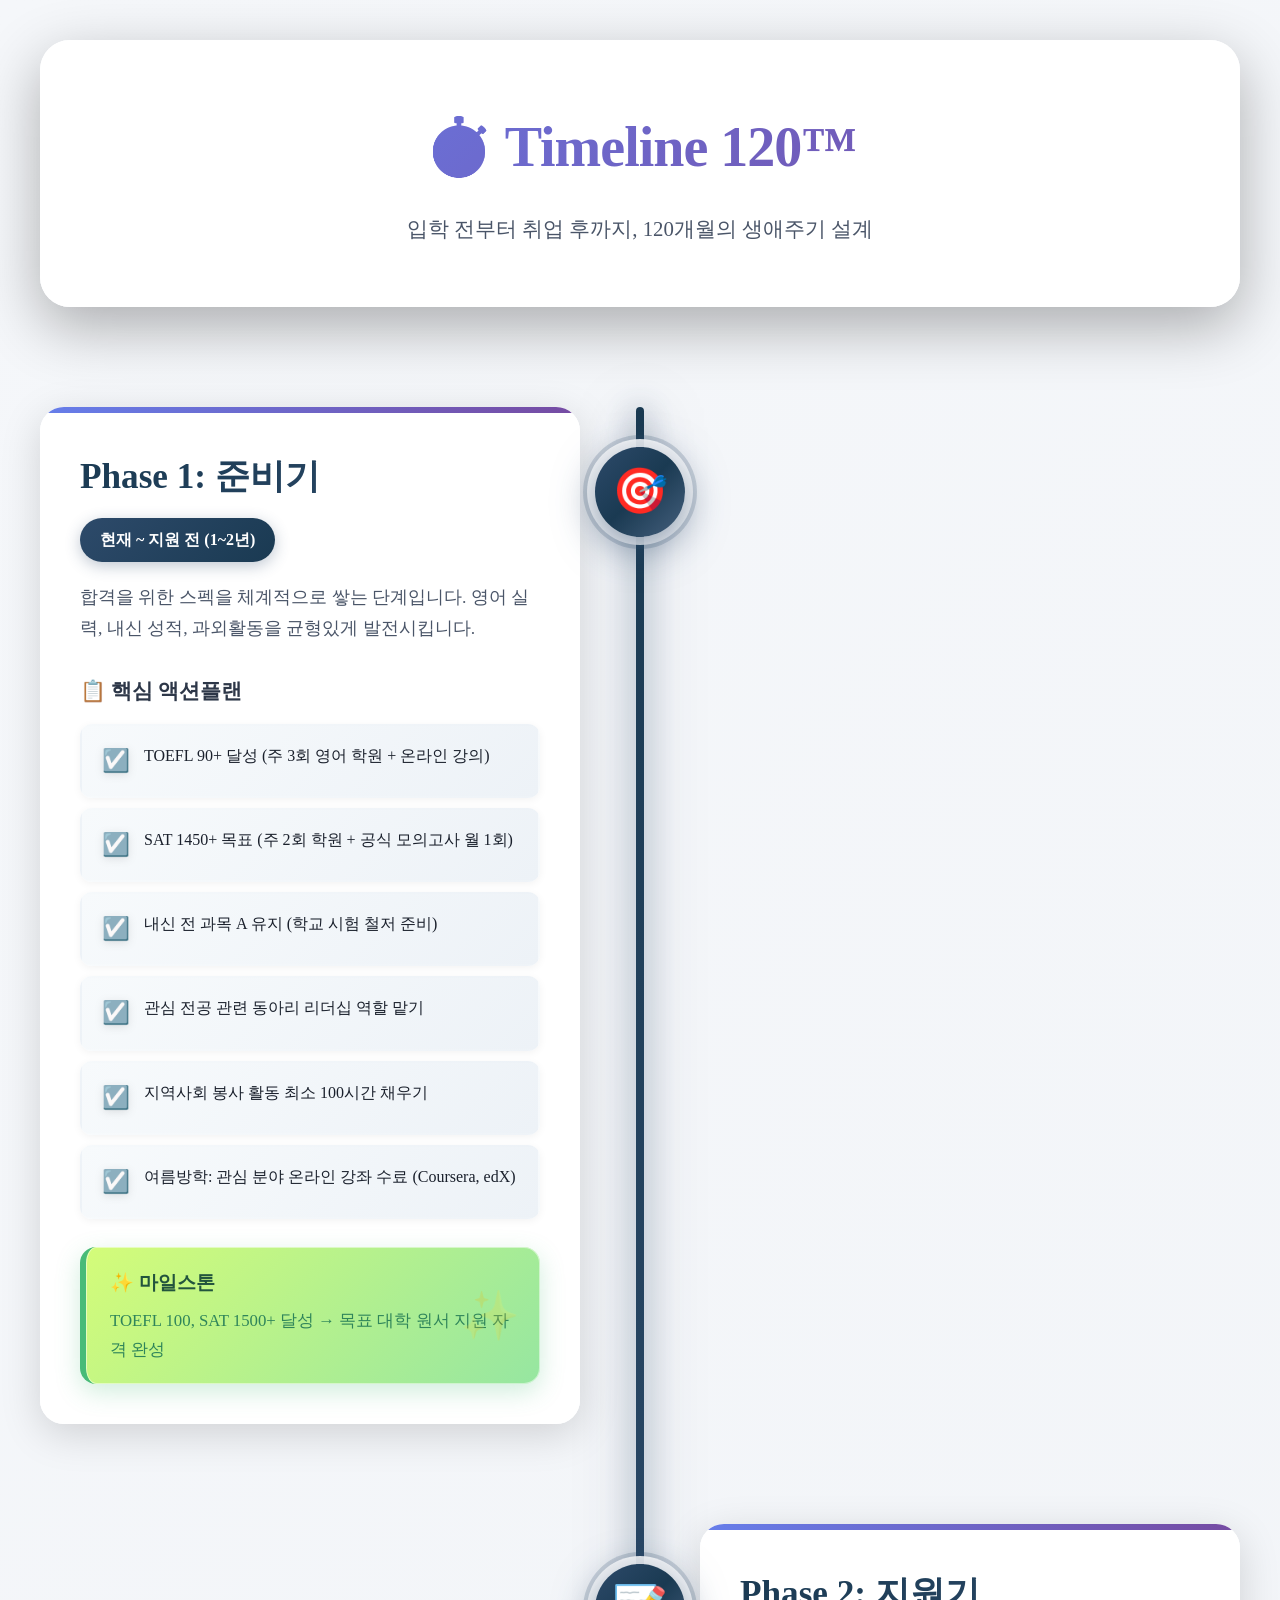
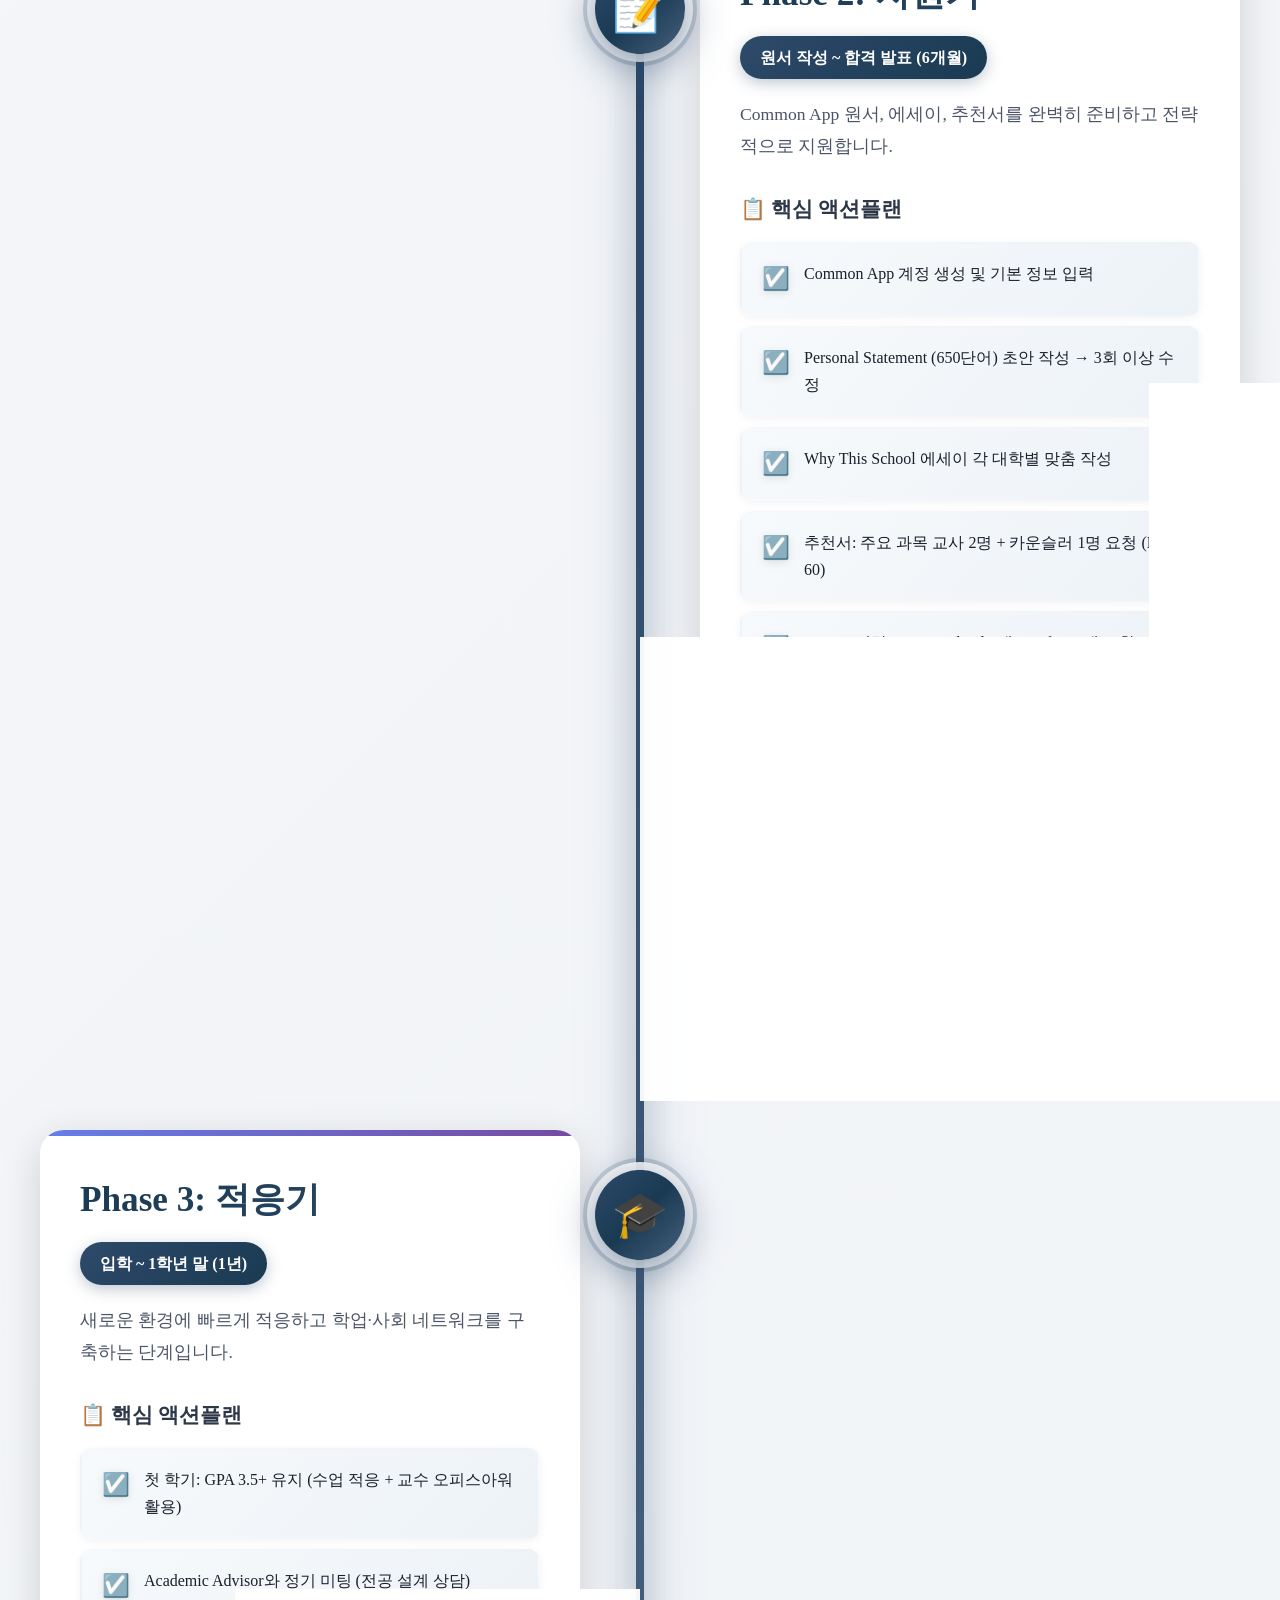
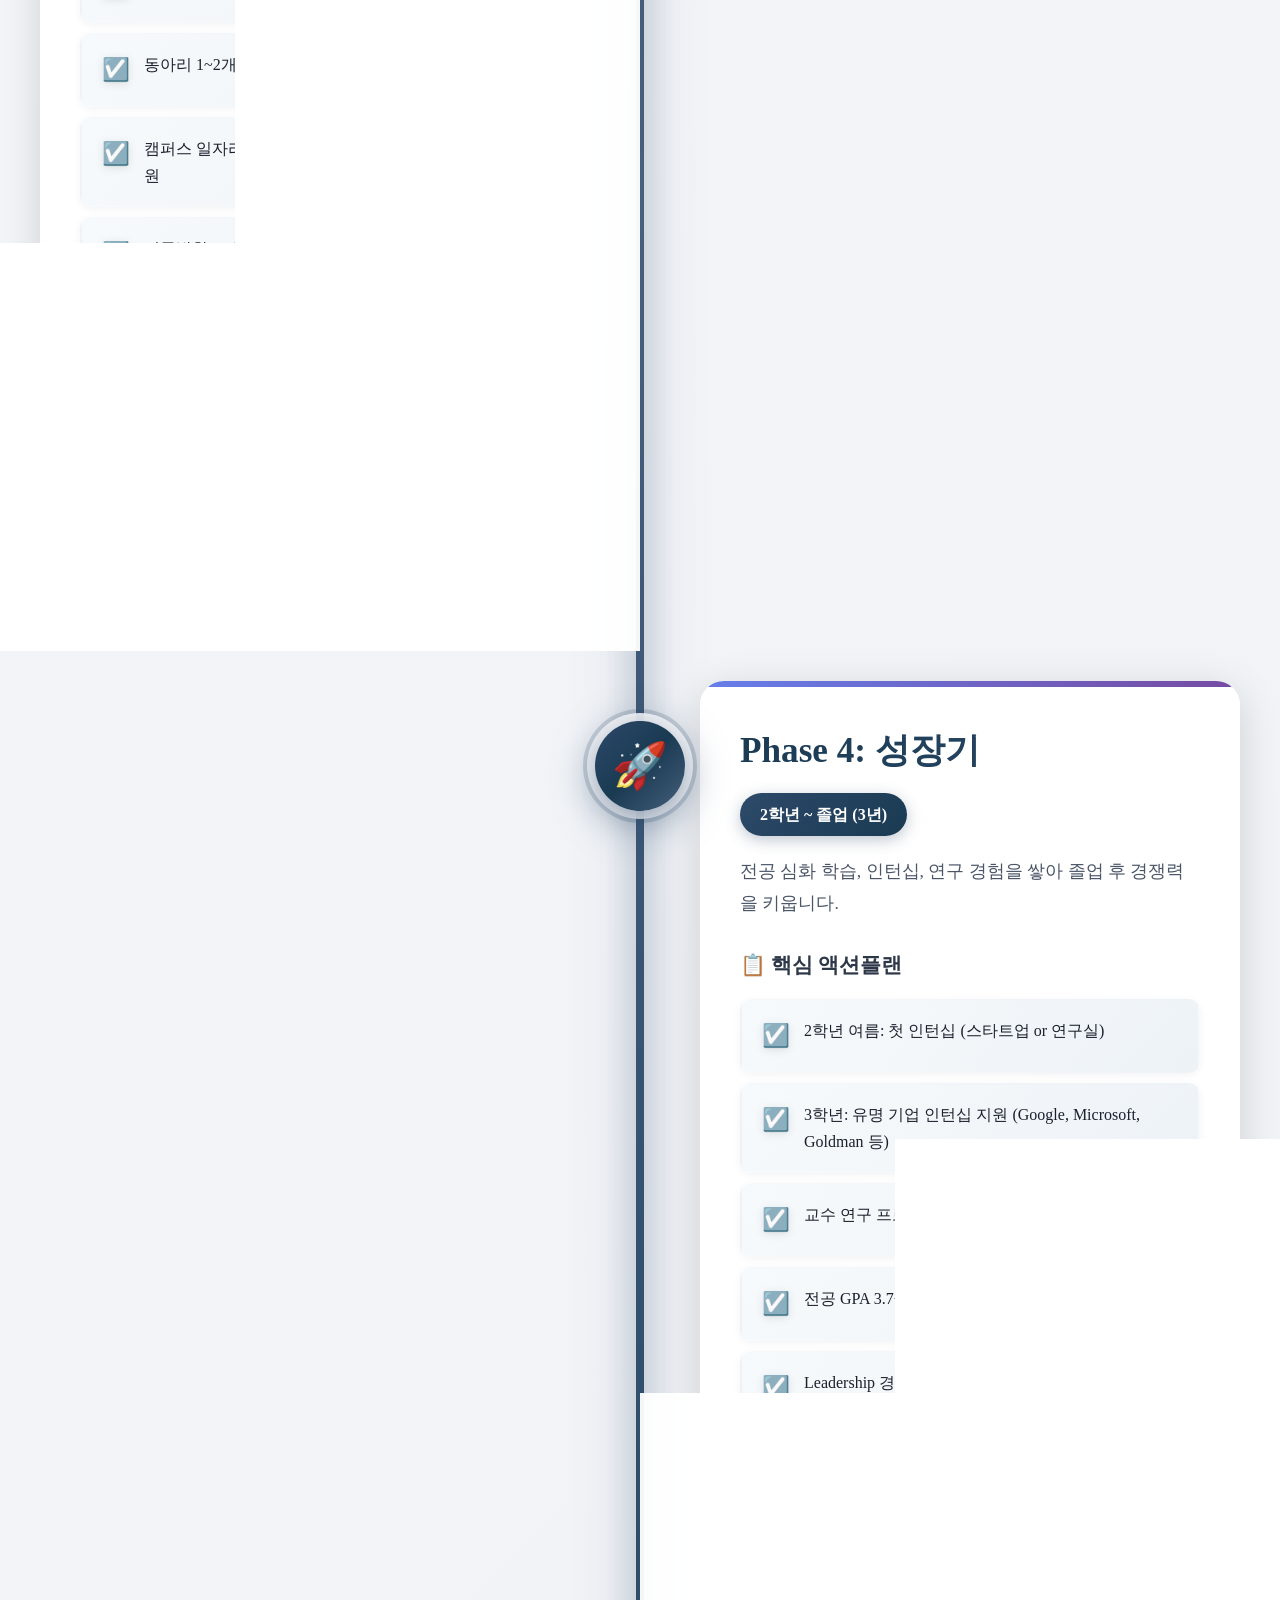
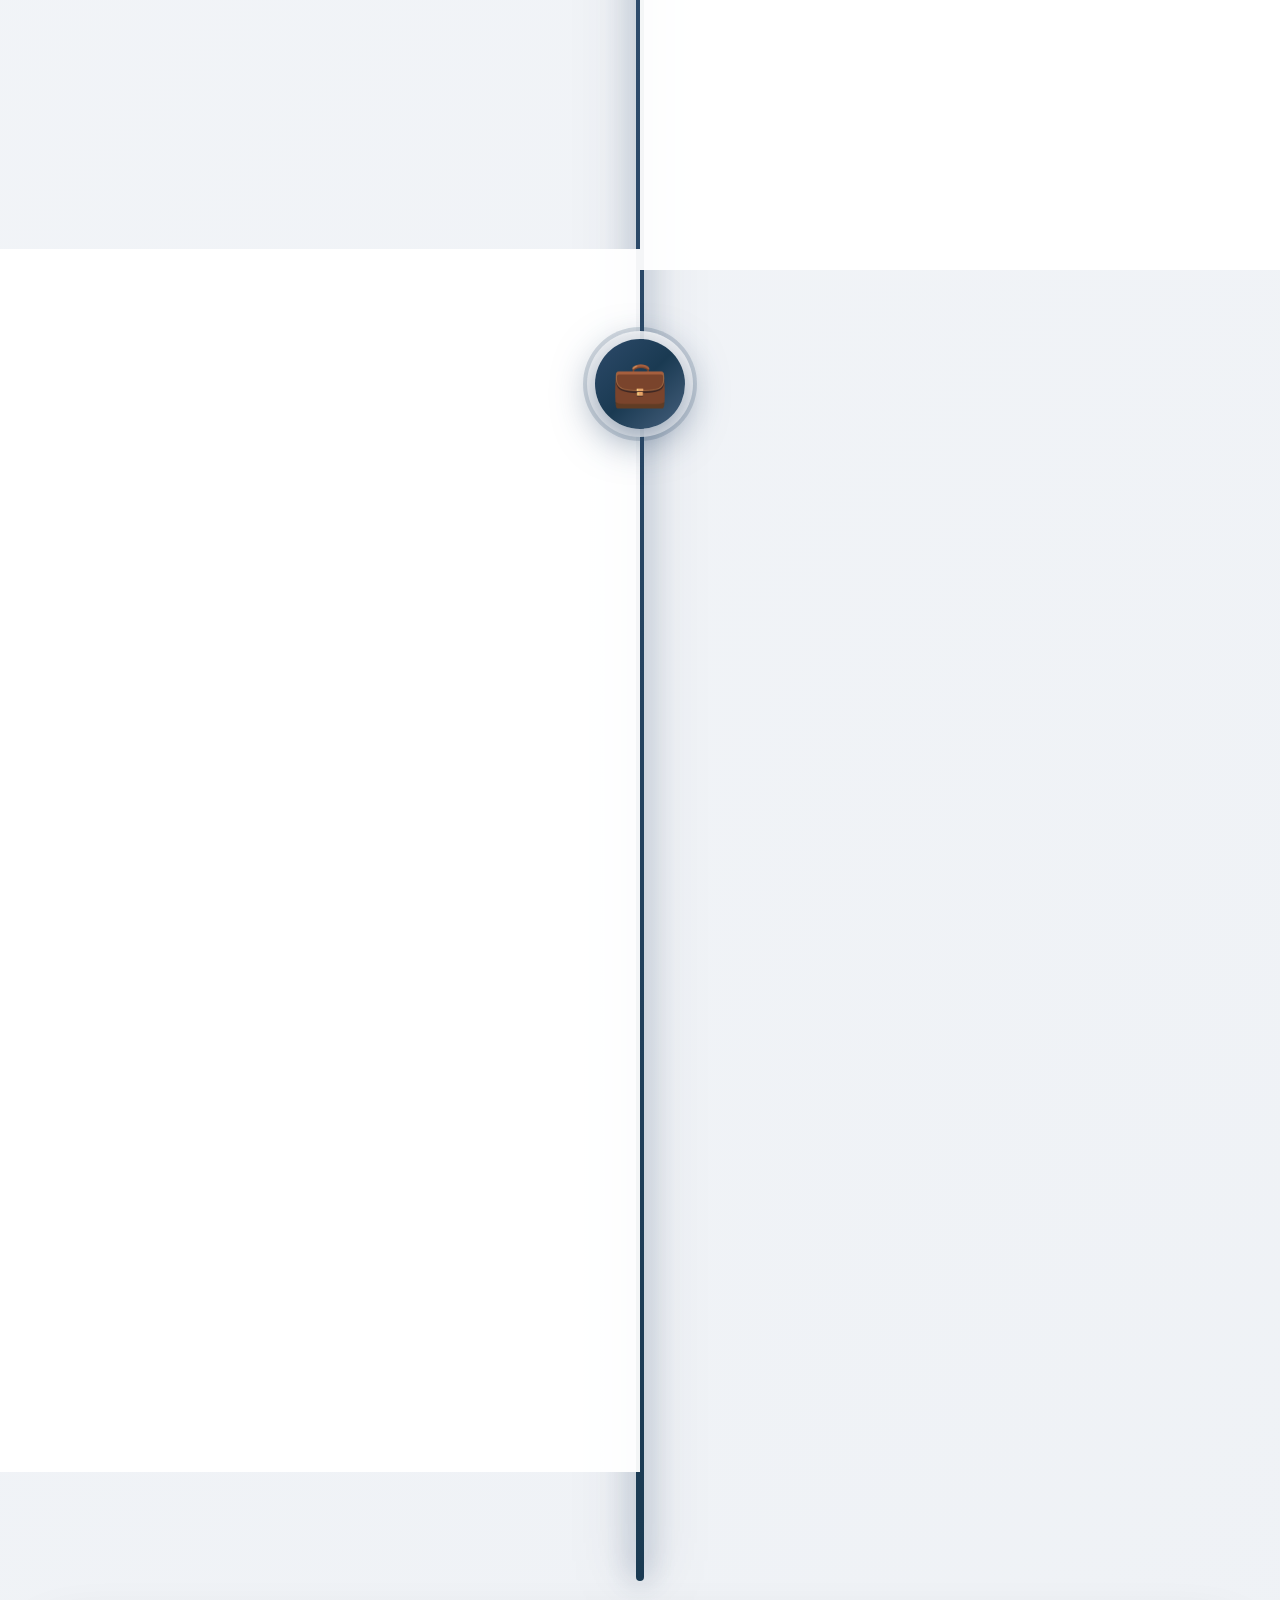
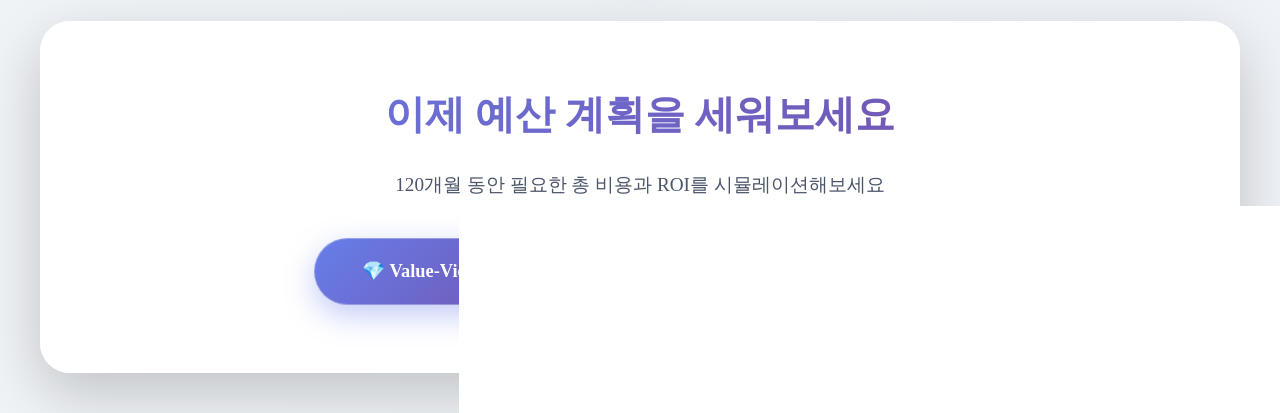
<file: edupath/roadmap.html>
<!DOCTYPE html>
<html lang="ko">
<head>
  <meta charset="UTF-8" />
  <meta name="viewport" content="width=device-width, initial-scale=1.0" />
  <title>Timeline 120™ - 120개월 생애주기 설계 | EPIC</title>
  <link rel="preconnect" href="https://fonts.googleapis.com">
  <link rel="preconnect" href="https://fonts.gstatic.com" crossorigin>
  <link href="https://fonts.googleapis.com/css2?family=Playfair+Display:wght@400;700;900&family=Crimson+Text:wght@400;600;700&display=swap" rel="stylesheet">
  <style>
    * { box-sizing: border-box; margin: 0; padding: 0; }
    
    @keyframes gradientShift {
      0%, 100% { background-position: 0% 50%; }
      50% { background-position: 100% 50%; }
    }
    
    @keyframes fadeInUp {
      from {
        opacity: 0;
        transform: translateY(30px);
      }
      to {
        opacity: 1;
        transform: translateY(0);
      }
    }
    
    @keyframes pulse {
      0%, 100% { transform: translateX(-50%) scale(1); }
      50% { transform: translateX(-50%) scale(1.05); }
    }
    
    @keyframes shimmer {
      0% { background-position: -1000px 0; }
      100% { background-position: 1000px 0; }
    }
    
    body {
      font-family: 'Times New Roman', 'Malgun Gothic', '맑은 고딕', serif;
      background: linear-gradient(135deg, #f5f7fa 0%, #e8ecf1 50%, #d4dce6 100%);
      background-size: 400% 400%;
      animation: gradientShift 15s ease infinite;
      color: #1a202c;
      line-height: 1.7;
      padding: 40px 20px;
      min-height: 100vh;
    }

    .container {
      max-width: 1200px;
      margin: 0 auto;
    }

    .header {
      background: rgba(255, 255, 255, 0.95);
      backdrop-filter: blur(20px);
      -webkit-backdrop-filter: blur(20px);
      padding: 60px 40px;
      border-radius: 30px;
      text-align: center;
      margin-bottom: 60px;
      box-shadow: 
        0 20px 60px rgba(0, 0, 0, 0.3),
        0 0 0 1px rgba(255, 255, 255, 0.5) inset;
      position: relative;
      overflow: hidden;
      animation: fadeInUp 0.8s ease;
    }
    
    .header::before {
      content: '';
      position: absolute;
      top: 0;
      left: -100%;
      width: 100%;
      height: 100%;
      background: linear-gradient(90deg, transparent, rgba(255,255,255,0.4), transparent);
      animation: shimmer 3s infinite;
    }
    
    .header h1 {
      font-size: 3.5rem;
      margin-bottom: 16px;
      background: linear-gradient(135deg, #667eea 0%, #764ba2 100%);
      -webkit-background-clip: text;
      -webkit-text-fill-color: transparent;
      background-clip: text;
      font-weight: 900;
      letter-spacing: -1px;
    }
    .header p {
      font-size: 1.3rem;
      color: #4a5568;
      font-weight: 500;
    }

    /* Timeline */
    .timeline {
      position: relative;
      padding: 40px 0;
    }
    .timeline::before {
      content: '';
      position: absolute;
      left: 50%;
      transform: translateX(-50%);
      width: 8px;
      height: 100%;
      background: linear-gradient(180deg, 
        #1a3a52 0%, 
        #2d4a6a 25%, 
        #46607d 50%,
        #2d4a6a 75%,
        #1a3a52 100%
      );
      border-radius: 10px;
      box-shadow: 
        0 0 30px rgba(45, 74, 106, 0.6),
        0 0 60px rgba(26, 58, 82, 0.4);
    }

    .phase {
      position: relative;
      margin-bottom: 100px;
      opacity: 0;
      animation: fadeInUp 0.8s ease forwards;
    }
    
    .phase:nth-child(1) { animation-delay: 0.2s; }
    .phase:nth-child(2) { animation-delay: 0.4s; }
    .phase:nth-child(3) { animation-delay: 0.6s; }
    .phase:nth-child(4) { animation-delay: 0.8s; }
    .phase:nth-child(5) { animation-delay: 1s; }
    
    .phase-content {
      width: 45%;
      background: rgba(255, 255, 255, 0.95);
      backdrop-filter: blur(10px);
      -webkit-backdrop-filter: blur(10px);
      border-radius: 24px;
      padding: 40px;
      position: relative;
      transition: all 0.4s cubic-bezier(0.175, 0.885, 0.32, 1.275);
      box-shadow: 
        0 10px 40px rgba(0, 0, 0, 0.15),
        0 0 0 1px rgba(255, 255, 255, 0.8) inset;
      overflow: hidden;
    }
    
    .phase-content::before {
      content: '';
      position: absolute;
      top: 0;
      left: 0;
      right: 0;
      height: 6px;
      background: linear-gradient(90deg, #667eea, #764ba2, #f093fb);
      background-size: 200% 100%;
      animation: shimmer 3s linear infinite;
    }
    
    .phase-content:hover {
      transform: translateY(-10px) scale(1.02);
      box-shadow: 
        0 25px 60px rgba(102, 126, 234, 0.3),
        0 0 0 1px rgba(255, 255, 255, 0.8) inset,
        0 0 80px rgba(118, 75, 162, 0.2);
    }
    
    .phase:nth-child(odd) .phase-content {
      margin-left: 0;
      margin-right: auto;
    }
    .phase:nth-child(even) .phase-content {
      margin-left: auto;
      margin-right: 0;
    }

    .phase-marker {
      position: absolute;
      left: 50%;
      transform: translateX(-50%);
      width: 90px;
      height: 90px;
      background: linear-gradient(135deg, #2d4a6a 0%, #1a3a52 50%, #46607d 100%);
      border-radius: 50%;
      display: flex;
      align-items: center;
      justify-content: center;
      font-size: 2.8rem;
      box-shadow: 
        0 10px 40px rgba(45, 74, 106, 0.6),
        0 0 0 8px rgba(255, 255, 255, 0.9),
        0 0 0 12px rgba(45, 74, 106, 0.2);
      z-index: 10;
      transition: all 0.3s ease;
      animation: pulse 3s ease-in-out infinite;
    }
    
    .phase:hover .phase-marker {
      transform: translateX(-50%) scale(1.15) rotate(360deg);
      box-shadow: 
        0 15px 50px rgba(45, 74, 106, 0.8),
        0 0 0 8px rgba(255, 255, 255, 1),
        0 0 0 12px rgba(45, 74, 106, 0.4);
    }
    
    .phase:nth-child(odd) .phase-marker {
      top: 40px;
    }
    .phase:nth-child(even) .phase-marker {
      top: 40px;
    }

    .phase-title {
      font-family: 'Times New Roman', '맑은 고딕', serif;
      font-size: 2.2rem;
      font-weight: 700;
      background: linear-gradient(135deg, #1a3a52 0%, #2d4a6a 100%);
      -webkit-background-clip: text;
      -webkit-text-fill-color: transparent;
      background-clip: text;
      margin-bottom: 12px;
      letter-spacing: 0px;
    }
    .phase-period {
      display: inline-block;
      background: linear-gradient(135deg, #2d4a6a, #1a3a52);
      color: white;
      font-weight: 700;
      padding: 8px 20px;
      border-radius: 50px;
      margin-bottom: 20px;
      font-size: 1rem;
      box-shadow: 0 4px 15px rgba(45, 74, 106, 0.3);
    }
    .phase-desc {
      color: #4a5568;
      margin-bottom: 28px;
      line-height: 1.8;
      font-size: 1.1rem;
    }

    .checklist {
      margin-top: 24px;
    }
    .checklist-title {
      font-size: 1.3rem;
      font-weight: 800;
      color: #2d3748;
      margin-bottom: 16px;
      display: flex;
      align-items: center;
      gap: 10px;
    }
    .checklist-items {
      list-style: none;
    }
    .checklist-items li {
      padding: 16px 20px;
      background: linear-gradient(135deg, #f7fafc 0%, #edf2f7 100%);
      border-radius: 12px;
      margin-bottom: 10px;
      display: flex;
      align-items: flex-start;
      gap: 14px;
      transition: all 0.3s ease;
      border: 2px solid transparent;
      box-shadow: 0 2px 8px rgba(0, 0, 0, 0.05);
    }
    .checklist-items li:hover {
      background: linear-gradient(135deg, #e6f0f7 0%, #d6e4f0 100%);
      transform: translateX(8px);
      border-color: #2d4a6a;
      box-shadow: 0 6px 20px rgba(45, 74, 106, 0.2);
    }
    .checklist-items li::before {
      content: '☑️';
      font-size: 1.4rem;
      flex-shrink: 0;
      filter: drop-shadow(0 2px 4px rgba(0, 0, 0, 0.1));
    }

    .milestone {
      background: linear-gradient(135deg, #d4fc79 0%, #96e6a1 100%);
      border-left: 6px solid #48bb78;
      padding: 20px 24px;
      border-radius: 16px;
      margin-top: 28px;
      box-shadow: 
        0 8px 25px rgba(72, 187, 120, 0.25),
        0 0 0 1px rgba(255, 255, 255, 0.5) inset;
      transition: all 0.3s ease;
      position: relative;
      overflow: hidden;
    }
    
    .milestone::before {
      content: '✨';
      position: absolute;
      right: 20px;
      top: 50%;
      transform: translateY(-50%);
      font-size: 3rem;
      opacity: 0.2;
    }
    
    .milestone:hover {
      transform: scale(1.02);
      box-shadow: 
        0 12px 35px rgba(72, 187, 120, 0.35),
        0 0 0 1px rgba(255, 255, 255, 0.8) inset;
    }
    
    .milestone-title {
      font-weight: 800;
      color: #22543d;
      margin-bottom: 8px;
      font-size: 1.2rem;
    }
    .milestone-desc {
      color: #2f855a;
      font-size: 1.05rem;
      font-weight: 500;
    }

    .cta-section {
      text-align: center;
      padding: 60px 40px;
      background: rgba(255, 255, 255, 0.95);
      backdrop-filter: blur(20px);
      -webkit-backdrop-filter: blur(20px);
      border-radius: 30px;
      margin-top: 80px;
      box-shadow: 
        0 20px 60px rgba(0, 0, 0, 0.2),
        0 0 0 1px rgba(255, 255, 255, 0.5) inset;
      animation: fadeInUp 0.8s ease 1.2s backwards;
    }
    .cta-section h2 {
      font-size: 2.5rem;
      background: linear-gradient(135deg, #667eea 0%, #764ba2 100%);
      -webkit-background-clip: text;
      -webkit-text-fill-color: transparent;
      background-clip: text;
      margin-bottom: 20px;
      font-weight: 900;
    }
    .cta-section p {
      font-size: 1.2rem;
      color: #4a5568;
      margin-bottom: 36px;
    }
    .cta-btn {
      display: inline-block;
      padding: 18px 48px;
      background: linear-gradient(135deg, #667eea 0%, #764ba2 100%);
      color: white;
      text-decoration: none;
      border-radius: 50px;
      font-size: 1.15rem;
      font-weight: 700;
      transition: all 0.4s cubic-bezier(0.175, 0.885, 0.32, 1.275);
      margin: 0 10px;
      box-shadow: 
        0 10px 30px rgba(102, 126, 234, 0.4),
        0 0 0 1px rgba(255, 255, 255, 0.3) inset;
      position: relative;
      overflow: hidden;
    }
    
    .cta-btn::before {
      content: '';
      position: absolute;
      top: 0;
      left: -100%;
      width: 100%;
      height: 100%;
      background: linear-gradient(90deg, transparent, rgba(255,255,255,0.3), transparent);
      transition: left 0.5s;
    }
    
    .cta-btn:hover::before {
      left: 100%;
    }
    
    .cta-btn:hover {
      transform: translateY(-5px) scale(1.05);
      box-shadow: 
        0 20px 50px rgba(102, 126, 234, 0.5),
        0 0 0 1px rgba(255, 255, 255, 0.5) inset;
    }
    
    .cta-btn.secondary {
      background: rgba(226, 232, 240, 0.9);
      color: #4a5568;
      box-shadow: 0 8px 25px rgba(0, 0, 0, 0.1);
    }
    
    .cta-btn.secondary:hover {
      background: rgba(203, 213, 224, 1);
      box-shadow: 0 15px 40px rgba(0, 0, 0, 0.15);
    }

    @media (max-width: 768px) {
      body { padding: 20px 10px; }
      
      .timeline::before {
        left: 40px;
      }
      .phase-content {
        width: calc(100% - 100px);
        margin-left: 100px !important;
        margin-right: 0 !important;
      }
      .phase-marker {
        left: 40px !important;
        width: 70px;
        height: 70px;
        font-size: 2.2rem;
      }
      .header {
        padding: 40px 24px;
        border-radius: 20px;
      }
      .header h1 { 
        font-size: 2.5rem; 
      }
      .header p {
        font-size: 1.1rem;
      }
      .phase-title {
        font-size: 1.8rem;
      }
      .cta-btn {
        display: block;
        margin: 10px 0;
      }
    }
  </style>
</head>
<body>
  <div class="container">
    <div class="header">
      <h1>⏱️ Timeline 120™</h1>
      <p>입학 전부터 취업 후까지, 120개월의 생애주기 설계</p>
    </div>

    <div class="timeline">
      <!-- Phase 1: 준비기 -->
      <div class="phase">
        <div class="phase-marker">🎯</div>
        <div class="phase-content">
          <h2 class="phase-title">Phase 1: 준비기</h2>
          <div class="phase-period">현재 ~ 지원 전 (1~2년)</div>
          <p class="phase-desc">
            합격을 위한 스펙을 체계적으로 쌓는 단계입니다. 영어 실력, 내신 성적, 과외활동을 균형있게 발전시킵니다.
          </p>

          <div class="checklist">
            <div class="checklist-title">📋 핵심 액션플랜</div>
            <ul class="checklist-items">
              <li>TOEFL 90+ 달성 (주 3회 영어 학원 + 온라인 강의)</li>
              <li>SAT 1450+ 목표 (주 2회 학원 + 공식 모의고사 월 1회)</li>
              <li>내신 전 과목 A 유지 (학교 시험 철저 준비)</li>
              <li>관심 전공 관련 동아리 리더십 역할 맡기</li>
              <li>지역사회 봉사 활동 최소 100시간 채우기</li>
              <li>여름방학: 관심 분야 온라인 강좌 수료 (Coursera, edX)</li>
            </ul>
          </div>

          <div class="milestone">
            <div class="milestone-title">✨ 마일스톤</div>
            <div class="milestone-desc">
              TOEFL 100, SAT 1500+ 달성 → 목표 대학 원서 지원 자격 완성
            </div>
          </div>
        </div>
      </div>

      <!-- Phase 2: 지원기 -->
      <div class="phase">
        <div class="phase-marker">📝</div>
        <div class="phase-content">
          <h2 class="phase-title">Phase 2: 지원기</h2>
          <div class="phase-period">원서 작성 ~ 합격 발표 (6개월)</div>
          <p class="phase-desc">
            Common App 원서, 에세이, 추천서를 완벽히 준비하고 전략적으로 지원합니다.
          </p>

          <div class="checklist">
            <div class="checklist-title">📋 핵심 액션플랜</div>
            <ul class="checklist-items">
              <li>Common App 계정 생성 및 기본 정보 입력</li>
              <li>Personal Statement (650단어) 초안 작성 → 3회 이상 수정</li>
              <li>Why This School 에세이 각 대학별 맞춤 작성</li>
              <li>추천서: 주요 과목 교사 2명 + 카운슬러 1명 요청 (D-60)</li>
              <li>EA/ED 전략: Dream school 1개 + Safety 2개 조합</li>
              <li>재정 지원(Financial Aid) 필요시 CSS Profile 제출</li>
              <li>인터뷰 준비: 예상 질문 30개 답변 연습</li>
            </ul>
          </div>

          <div class="milestone">
            <div class="milestone-title">✨ 마일스톤</div>
            <div class="milestone-desc">
              12월 중순 EA 합격 발표 → 목표 대학 합격 확정
            </div>
          </div>
        </div>
      </div>

      <!-- Phase 3: 적응기 -->
      <div class="phase">
        <div class="phase-marker">🎓</div>
        <div class="phase-content">
          <h2 class="phase-title">Phase 3: 적응기</h2>
          <div class="phase-period">입학 ~ 1학년 말 (1년)</div>
          <p class="phase-desc">
            새로운 환경에 빠르게 적응하고 학업·사회 네트워크를 구축하는 단계입니다.
          </p>

          <div class="checklist">
            <div class="checklist-title">📋 핵심 액션플랜</div>
            <ul class="checklist-items">
              <li>첫 학기: GPA 3.5+ 유지 (수업 적응 + 교수 오피스아워 활용)</li>
              <li>Academic Advisor와 정기 미팅 (전공 설계 상담)</li>
              <li>동아리 1~2개 가입 (관심 분야 + 친구 사귀기)</li>
              <li>캠퍼스 일자리 (도서관, 식당 등) 또는 연구실 인턴 지원</li>
              <li>여름방학: 고국 방문 or 단기 인턴십</li>
              <li>한국인 학생회·유학생 네트워크 참여</li>
            </ul>
          </div>

          <div class="milestone">
            <div class="milestone-title">✨ 마일스톤</div>
            <div class="milestone-desc">
              1학년 GPA 3.5+ 달성 → 전공 선택 확정 + 인턴십 준비 시작
            </div>
          </div>
        </div>
      </div>

      <!-- Phase 4: 성장기 -->
      <div class="phase">
        <div class="phase-marker">🚀</div>
        <div class="phase-content">
          <h2 class="phase-title">Phase 4: 성장기</h2>
          <div class="phase-period">2학년 ~ 졸업 (3년)</div>
          <p class="phase-desc">
            전공 심화 학습, 인턴십, 연구 경험을 쌓아 졸업 후 경쟁력을 키웁니다.
          </p>

          <div class="checklist">
            <div class="checklist-title">📋 핵심 액션플랜</div>
            <ul class="checklist-items">
              <li>2학년 여름: 첫 인턴십 (스타트업 or 연구실)</li>
              <li>3학년: 유명 기업 인턴십 지원 (Google, Microsoft, Goldman 등)</li>
              <li>교수 연구 프로젝트 참여 (논문 co-author 목표)</li>
              <li>전공 GPA 3.7+ 유지 (취업·대학원 경쟁력)</li>
              <li>Leadership 경험: 동아리 임원, 프로젝트 팀장 등</li>
              <li>4학년: 졸업 논문 또는 Capstone Project 완성</li>
              <li>LinkedIn 프로필 구축 + 네트워킹 이벤트 참석</li>
            </ul>
          </div>

          <div class="milestone">
            <div class="milestone-title">✨ 마일스톤</div>
            <div class="milestone-desc">
              유명 기업 인턴 경험 + 연구 프로젝트 1건 → 졸업 후 진로 확정
            </div>
          </div>
        </div>
      </div>

      <!-- Phase 5: 진출기 -->
      <div class="phase">
        <div class="phase-marker">💼</div>
        <div class="phase-content">
          <h2 class="phase-title">Phase 5: 진출기</h2>
          <div class="phase-period">졸업 ~ 커리어 정착 (3년)</div>
          <p class="phase-desc">
            현지 취업 또는 귀국 진로를 선택하고 장기 커리어를 구축합니다.
          </p>

          <div class="checklist">
            <div class="checklist-title">📋 핵심 액션플랜</div>
            <ul class="checklist-items">
              <li>졸업 3개월 전: OPT 신청 (미국 1~3년 취업 허가)</li>
              <li>현지 취업 희망: H1B 비자 스폰서 기업 리서치</li>
              <li>귀국 희망: 한국 대기업·외국계 채용 지원</li>
              <li>대학원 진학: GRE 준비 + 교수 추천서 확보</li>
              <li>첫 직장: 연봉 협상 + 401k/연금 설정</li>
              <li>네트워킹 지속: 동문회 활동 + 멘토 관계 유지</li>
              <li>3년 후: 전문성 축적 → 이직 or 승진 or 창업</li>
            </ul>
          </div>

          <div class="milestone">
            <div class="milestone-title">✨ 마일스톤</div>
            <div class="milestone-desc">
              현지 풀타임 취업 or 한국 외국계 입사 → 10년 목표 달성 🎉
            </div>
          </div>
        </div>
      </div>
    </div>

    <!-- CTA Section -->
    <div class="cta-section">
      <h2>이제 예산 계획을 세워보세요</h2>
      <p>120개월 동안 필요한 총 비용과 ROI를 시뮬레이션해보세요</p>
      <div>
        <a href="budget.html" class="cta-btn">💎 Value-View™ 바로가기</a>
        <a href="results.html" class="cta-btn secondary">← EPIC Profile™ 다시 보기</a>
      </div>
    </div>
  </div>
</body>
</html>
</file>
